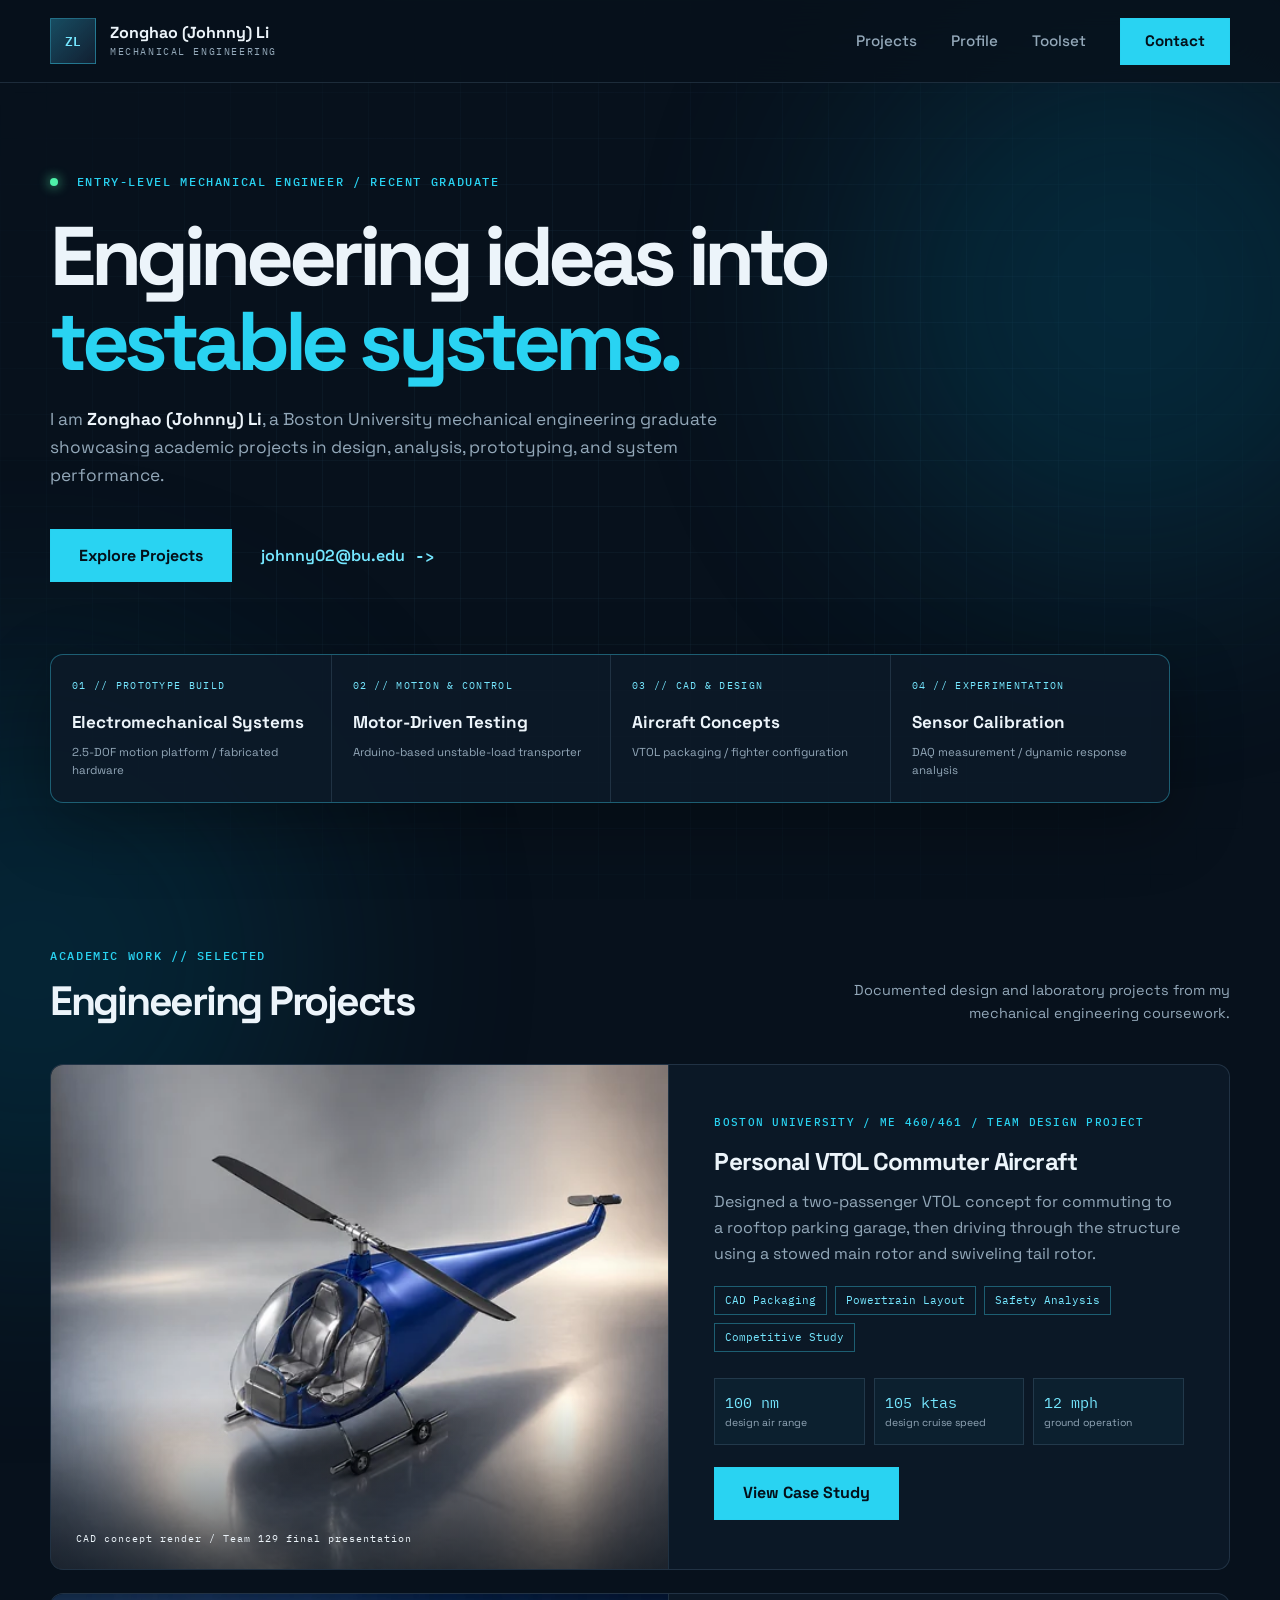
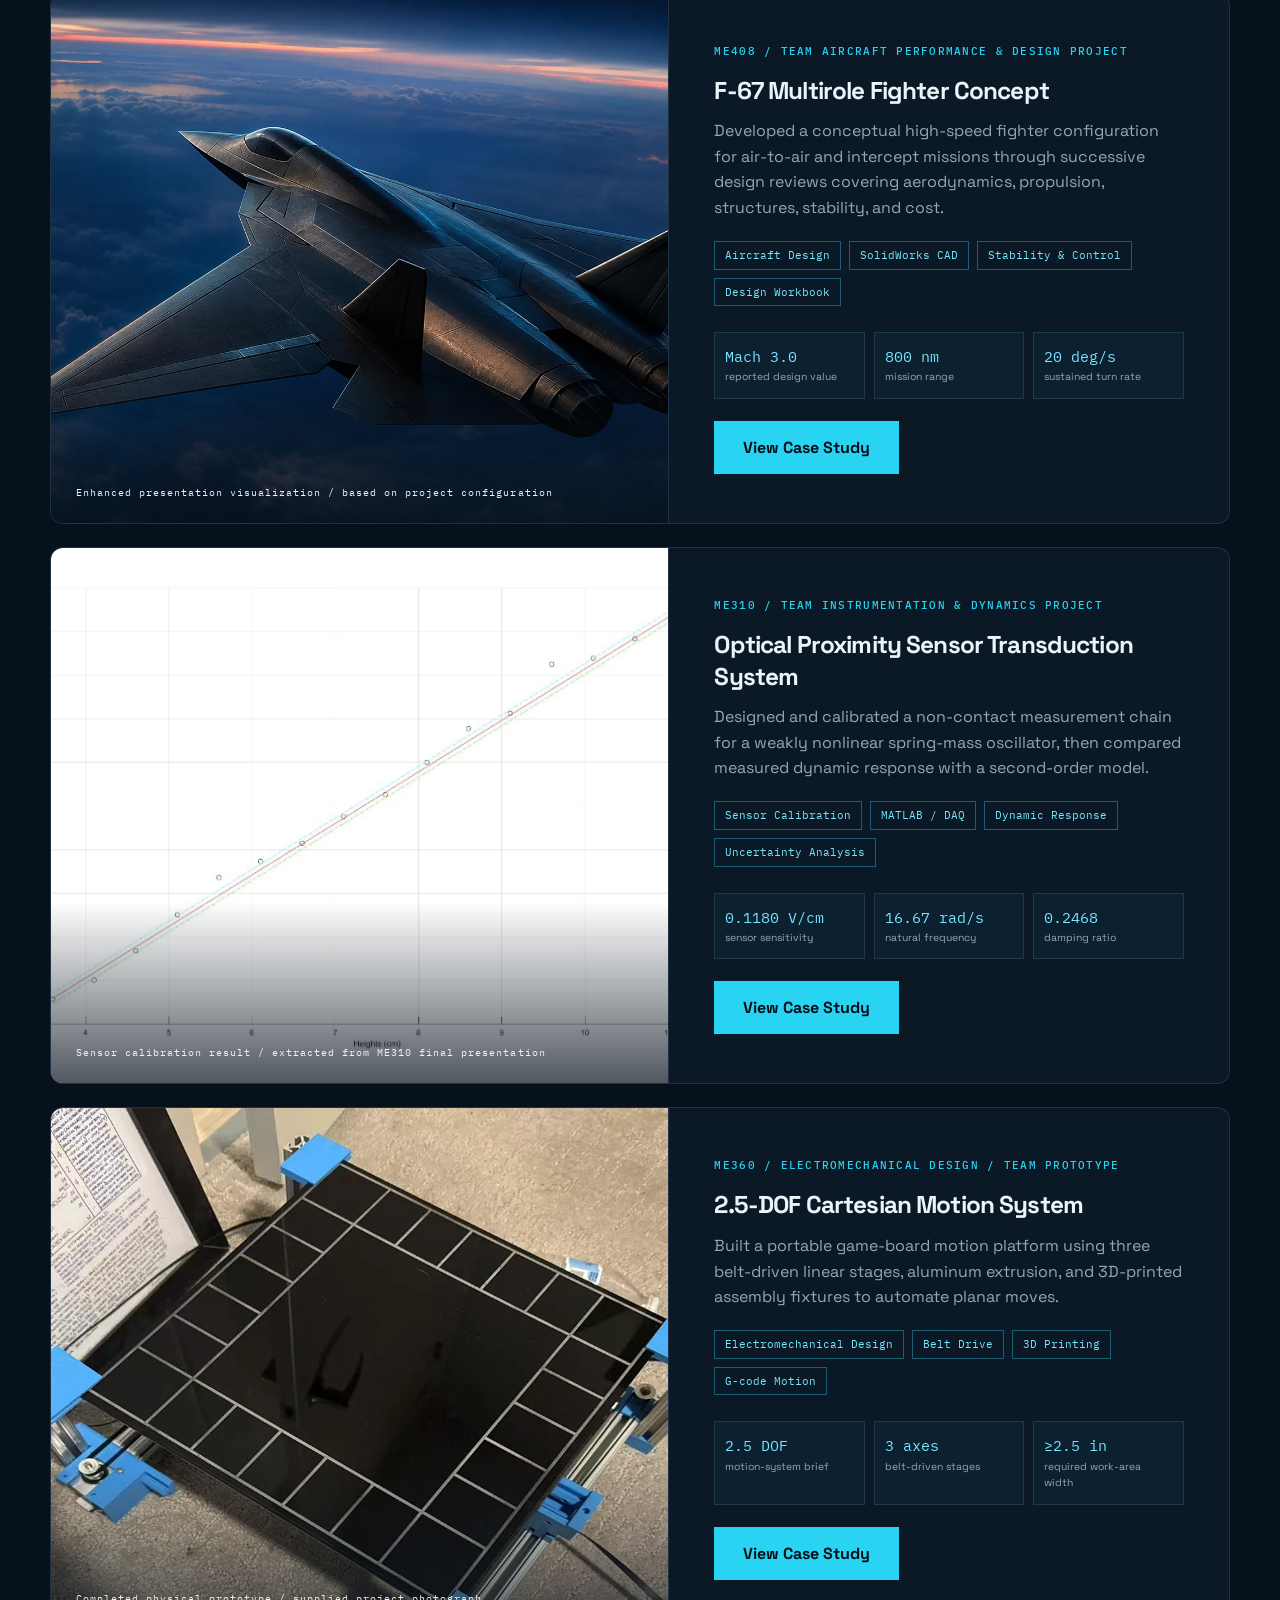
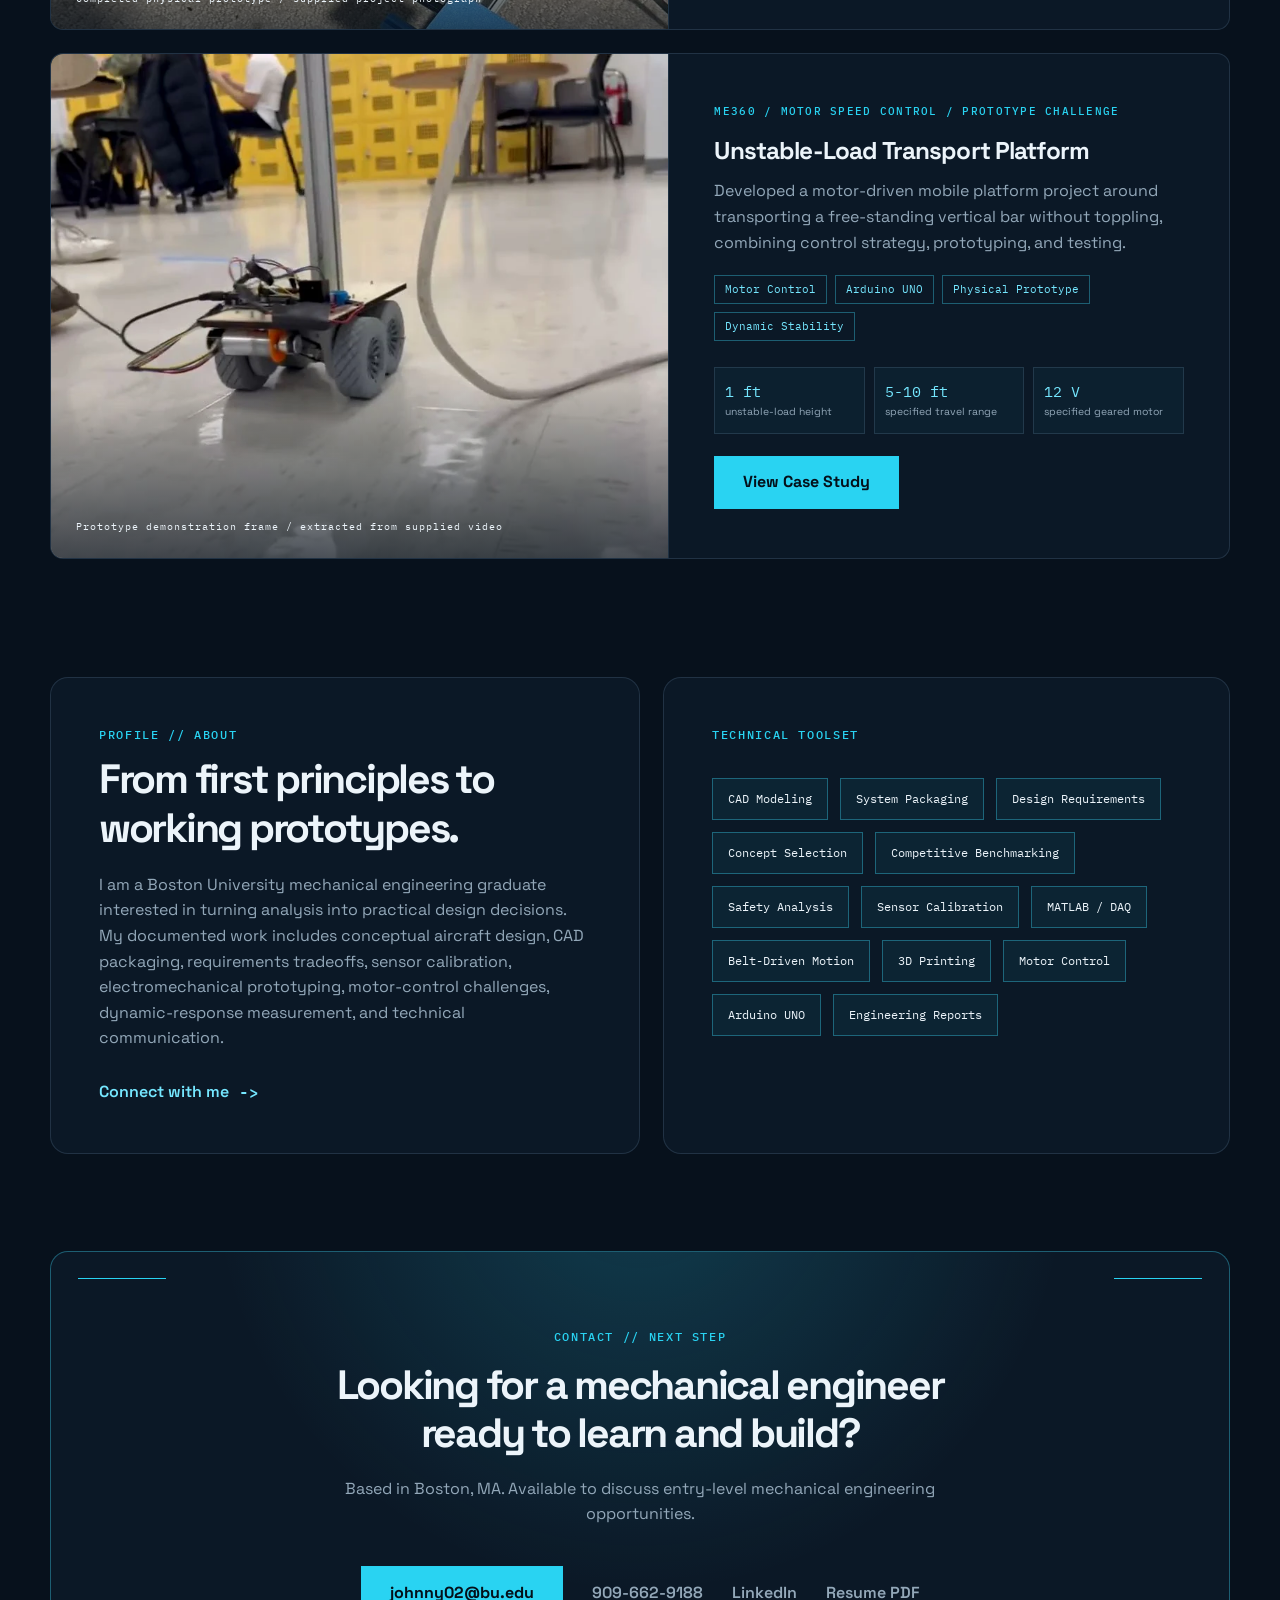
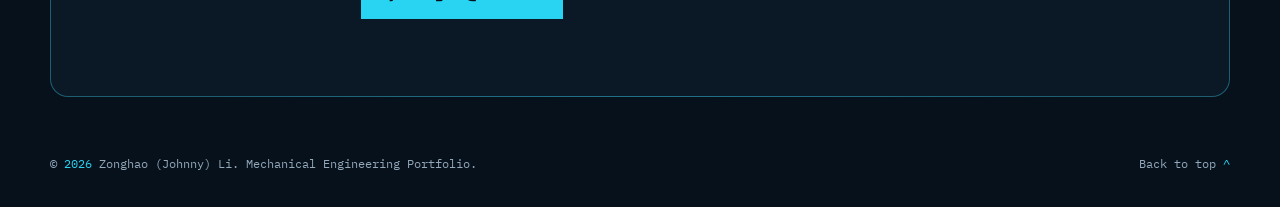
<file: index.html>
<!doctype html>
<html lang="en">
  <head>
    <meta charset="UTF-8" />
    <meta name="viewport" content="width=device-width, initial-scale=1.0" />
    <meta
      name="description"
      content="Mechanical engineering graduate portfolio featuring academic design, analysis, and prototyping projects."
    />
    <title>Zonghao (Johnny) Li | Mechanical Engineering Portfolio</title>
    <link rel="preconnect" href="https://fonts.googleapis.com" />
    <link rel="preconnect" href="https://fonts.gstatic.com" crossorigin />
    <link
      href="https://fonts.googleapis.com/css2?family=IBM+Plex+Mono:wght@400;500;600&family=Space+Grotesk:wght@400;500;600;700&display=swap"
      rel="stylesheet"
    />
    <link rel="stylesheet" href="styles.css?v=11" />
    <script src="script.js?v=7" defer></script>
  </head>
  <body>
    <div class="page-grid" aria-hidden="true"></div>
    <div class="page-glow page-glow--one" aria-hidden="true"></div>
    <div class="page-glow page-glow--two" aria-hidden="true"></div>

    <header class="site-header">
      <nav class="nav container" aria-label="Main navigation">
        <a class="brand" href="#home" aria-label="Return to homepage">
          <span class="brand-mark">ZL</span>
          <span class="brand-copy">
            <strong>Zonghao (Johnny) Li</strong>
            <small>MECHANICAL ENGINEERING</small>
          </span>
        </a>
        <button class="nav-toggle" type="button" aria-expanded="false" aria-controls="nav-links">
          <span></span>
          <span></span>
          <span></span>
          <span class="sr-only">Open menu</span>
        </button>
        <div class="nav-links" id="nav-links">
          <a href="#projects">Projects</a>
          <a href="#about">Profile</a>
          <a href="#skills">Toolset</a>
          <a href="#contact" class="button button--small">Contact</a>
        </div>
      </nav>
    </header>

    <main>
      <section class="hero container" id="home">
        <div class="hero-copy reveal">
          <p class="eyebrow"><span class="signal"></span> ENTRY-LEVEL MECHANICAL ENGINEER / RECENT GRADUATE</p>
          <h1>
            Engineering ideas into
            <span>testable systems.</span>
          </h1>
          <p class="hero-description">
            I am <strong>Zonghao (Johnny) Li</strong>, a Boston University mechanical engineering graduate showcasing
            academic projects in design, analysis, prototyping, and system performance.
          </p>
          <div class="hero-actions">
            <a class="button" href="#projects">Explore Projects</a>
            <a class="text-link" href="mailto:johnny02@bu.edu">johnny02@bu.edu <span>-></span></a>
          </div>
          <div class="hero-features" aria-label="Engineering capabilities evidenced by projects">
            <article>
              <p>01 // PROTOTYPE BUILD</p>
              <h2>Electromechanical Systems</h2>
              <span>2.5-DOF motion platform / fabricated hardware</span>
            </article>
            <article>
              <p>02 // MOTION &amp; CONTROL</p>
              <h2>Motor-Driven Testing</h2>
              <span>Arduino-based unstable-load transporter</span>
            </article>
            <article>
              <p>03 // CAD &amp; DESIGN</p>
              <h2>Aircraft Concepts</h2>
              <span>VTOL packaging / fighter configuration</span>
            </article>
            <article>
              <p>04 // EXPERIMENTATION</p>
              <h2>Sensor Calibration</h2>
              <span>DAQ measurement / dynamic response analysis</span>
            </article>
          </div>
        </div>
      </section>

      <section class="selected-work section container" id="projects">
        <div class="section-heading reveal">
          <div>
            <p class="eyebrow">ACADEMIC WORK // SELECTED</p>
            <h2>Engineering Projects</h2>
          </div>
          <p class="section-note">
            Documented design and laboratory projects from my mechanical engineering coursework.
          </p>
        </div>

        <div class="project-grid">
          <article class="project-card project-card--large reveal">
            <figure class="project-preview-media">
              <img
                src="assets/vtol/hero-render.webp"
                alt="CAD rendering of the two-passenger personal VTOL commuter aircraft concept"
              />
              <figcaption>CAD concept render / Team 129 final presentation</figcaption>
            </figure>
            <div class="project-content">
              <p class="project-type">BOSTON UNIVERSITY / ME 460/461 / TEAM DESIGN PROJECT</p>
              <h3>Personal VTOL Commuter Aircraft</h3>
              <p>
                Designed a two-passenger VTOL concept for commuting to a rooftop parking garage,
                then driving through the structure using a stowed main rotor and swiveling tail rotor.
              </p>
              <div class="project-tags">
                <span>CAD Packaging</span>
                <span>Powertrain Layout</span>
                <span>Safety Analysis</span>
                <span>Competitive Study</span>
              </div>
              <dl class="project-metrics">
                <div>
                  <dt>100 nm</dt>
                  <dd>design air range</dd>
                </div>
                <div>
                  <dt>105 ktas</dt>
                  <dd>design cruise speed</dd>
                </div>
                <div>
                  <dt>12 mph</dt>
                  <dd>ground operation</dd>
                </div>
              </dl>
              <a class="button case-link" href="vtol-commuter-aircraft.html">View Case Study</a>
            </div>
          </article>

          <article class="project-card project-card--large reveal">
            <figure class="project-preview-media">
              <img
                src="assets/f67/hero-presentation-v2.webp"
                alt="Presentation visualization inspired by the F-67 multirole fighter design configuration"
              />
              <figcaption>Enhanced presentation visualization / based on project configuration</figcaption>
            </figure>
            <div class="project-content">
              <p class="project-type">ME408 / TEAM AIRCRAFT PERFORMANCE &amp; DESIGN PROJECT</p>
              <h3>F-67 Multirole Fighter Concept</h3>
              <p>
                Developed a conceptual high-speed fighter configuration for air-to-air and intercept
                missions through successive design reviews covering aerodynamics, propulsion, structures,
                stability, and cost.
              </p>
              <div class="project-tags">
                <span>Aircraft Design</span>
                <span>SolidWorks CAD</span>
                <span>Stability &amp; Control</span>
                <span>Design Workbook</span>
              </div>
              <dl class="project-metrics">
                <div>
                  <dt>Mach 3.0</dt>
                  <dd>reported design value</dd>
                </div>
                <div>
                  <dt>800 nm</dt>
                  <dd>mission range</dd>
                </div>
                <div>
                  <dt>20 deg/s</dt>
                  <dd>sustained turn rate</dd>
                </div>
              </dl>
              <a class="button case-link" href="f67-multirole-fighter.html">View Case Study</a>
            </div>
          </article>

          <article class="project-card project-card--large reveal">
            <figure class="project-preview-media">
              <img
                src="assets/me310/calibration-curve.webp"
                alt="Optical proximity sensor voltage calibration curve plotted against target distance"
              />
              <figcaption>Sensor calibration result / extracted from ME310 final presentation</figcaption>
            </figure>
            <div class="project-content">
              <p class="project-type">ME310 / TEAM INSTRUMENTATION &amp; DYNAMICS PROJECT</p>
              <h3>Optical Proximity Sensor Transduction System</h3>
              <p>
                Designed and calibrated a non-contact measurement chain for a weakly nonlinear
                spring-mass oscillator, then compared measured dynamic response with a second-order model.
              </p>
              <div class="project-tags">
                <span>Sensor Calibration</span>
                <span>MATLAB / DAQ</span>
                <span>Dynamic Response</span>
                <span>Uncertainty Analysis</span>
              </div>
              <dl class="project-metrics">
                <div>
                  <dt>0.1180 V/cm</dt>
                  <dd>sensor sensitivity</dd>
                </div>
                <div>
                  <dt>16.67 rad/s</dt>
                  <dd>natural frequency</dd>
                </div>
                <div>
                  <dt>0.2468</dt>
                  <dd>damping ratio</dd>
                </div>
              </dl>
              <a class="button case-link" href="optical-proximity-sensor.html">View Case Study</a>
            </div>
          </article>

          <article class="project-card project-card--large reveal">
            <figure class="project-preview-media">
              <img
                src="assets/cartesian/hero-prototype.webp"
                alt="Built Cartesian motion platform with aluminum-extrusion frame, belt drives, blue printed fixtures, and game-board surface"
              />
              <figcaption>Completed physical prototype / supplied project photograph</figcaption>
            </figure>
            <div class="project-content">
              <p class="project-type">ME360 / ELECTROMECHANICAL DESIGN / TEAM PROTOTYPE</p>
              <h3>2.5-DOF Cartesian Motion System</h3>
              <p>
                Built a portable game-board motion platform using three belt-driven linear stages,
                aluminum extrusion, and 3D-printed assembly fixtures to automate planar moves.
              </p>
              <div class="project-tags">
                <span>Electromechanical Design</span>
                <span>Belt Drive</span>
                <span>3D Printing</span>
                <span>G-code Motion</span>
              </div>
              <dl class="project-metrics">
                <div>
                  <dt>2.5 DOF</dt>
                  <dd>motion-system brief</dd>
                </div>
                <div>
                  <dt>3 axes</dt>
                  <dd>belt-driven stages</dd>
                </div>
                <div>
                  <dt>&ge;2.5 in</dt>
                  <dd>required work-area width</dd>
                </div>
              </dl>
              <a class="button case-link" href="cartesian-motion-system.html">View Case Study</a>
            </div>
          </article>

          <article class="project-card project-card--large reveal">
            <figure class="project-preview-media">
              <img
                src="assets/motor-speed/prototype-demonstration-frame.webp"
                alt="Physical wheeled transporter prototype carrying a vertical aluminum bar during classroom testing"
              />
              <figcaption>Prototype demonstration frame / extracted from supplied video</figcaption>
            </figure>
            <div class="project-content">
              <p class="project-type">ME360 / MOTOR SPEED CONTROL / PROTOTYPE CHALLENGE</p>
              <h3>Unstable-Load Transport Platform</h3>
              <p>
                Developed a motor-driven mobile platform project around transporting a free-standing
                vertical bar without toppling, combining control strategy, prototyping, and testing.
              </p>
              <div class="project-tags">
                <span>Motor Control</span>
                <span>Arduino UNO</span>
                <span>Physical Prototype</span>
                <span>Dynamic Stability</span>
              </div>
              <dl class="project-metrics">
                <div>
                  <dt>1 ft</dt>
                  <dd>unstable-load height</dd>
                </div>
                <div>
                  <dt>5-10 ft</dt>
                  <dd>specified travel range</dd>
                </div>
                <div>
                  <dt>12 V</dt>
                  <dd>specified geared motor</dd>
                </div>
              </dl>
              <a class="button case-link" href="motor-speed-control.html">View Case Study</a>
            </div>
          </article>
        </div>
      </section>

      <section class="about section container" id="about">
        <div class="about-card reveal">
          <p class="eyebrow">PROFILE // ABOUT</p>
          <h2>From first principles to working prototypes.</h2>
          <p>
            I am a Boston University mechanical engineering graduate interested in turning analysis into practical design decisions.
            My documented work includes conceptual aircraft design, CAD packaging, requirements tradeoffs,
            sensor calibration, electromechanical prototyping, motor-control challenges, dynamic-response measurement, and technical communication.
          </p>
          <a class="text-link" href="#contact">Connect with me <span>-></span></a>
        </div>

        <div class="skills reveal" id="skills">
          <p class="eyebrow">TECHNICAL TOOLSET</p>
          <div class="chip-list" aria-label="Engineering skills">
            <span>CAD Modeling</span>
            <span>System Packaging</span>
            <span>Design Requirements</span>
            <span>Concept Selection</span>
            <span>Competitive Benchmarking</span>
            <span>Safety Analysis</span>
            <span>Sensor Calibration</span>
            <span>MATLAB / DAQ</span>
            <span>Belt-Driven Motion</span>
            <span>3D Printing</span>
            <span>Motor Control</span>
            <span>Arduino UNO</span>
            <span>Engineering Reports</span>
          </div>
        </div>
      </section>

      <section class="contact section container reveal" id="contact">
        <p class="eyebrow">CONTACT // NEXT STEP</p>
        <h2>Looking for a mechanical engineer ready to learn and build?</h2>
        <p>Based in Boston, MA. Available to discuss entry-level mechanical engineering opportunities.</p>
        <div class="contact-actions">
          <a class="button" href="mailto:johnny02@bu.edu">johnny02@bu.edu</a>
          <a class="social-link" href="tel:+19096629188">909-662-9188</a>
          <a class="social-link" href="https://www.linkedin.com/in/zonghao-li-145a43329/" target="_blank" rel="noreferrer">LinkedIn</a>
          <a class="social-link" href="assets/resume/Zonghao-Li-Resume.pdf" target="_blank" rel="noreferrer">Resume PDF</a>
        </div>
      </section>
    </main>

    <footer class="site-footer container">
      <p>&copy; <span id="year"></span> Zonghao (Johnny) Li. Mechanical Engineering Portfolio.</p>
      <a href="#home">Back to top <span>^</span></a>
    </footer>
  </body>
</html>
</file>
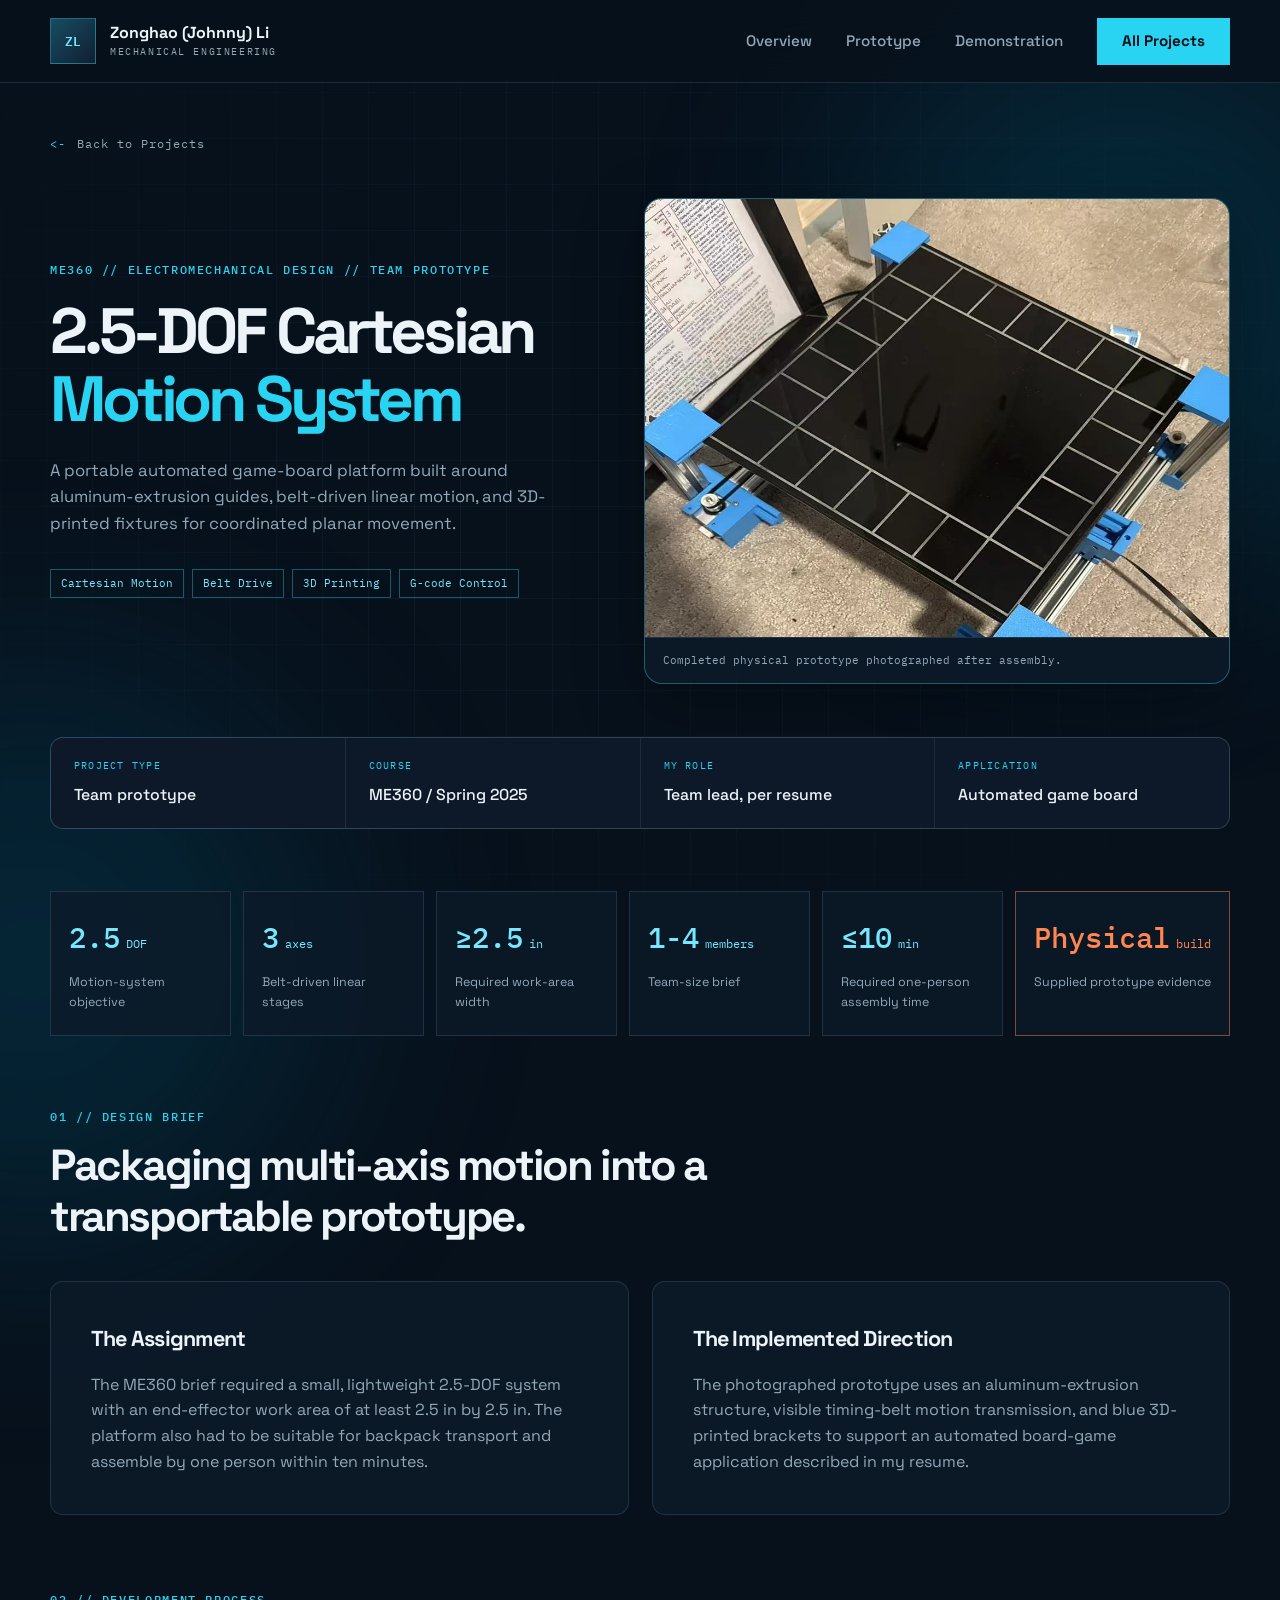
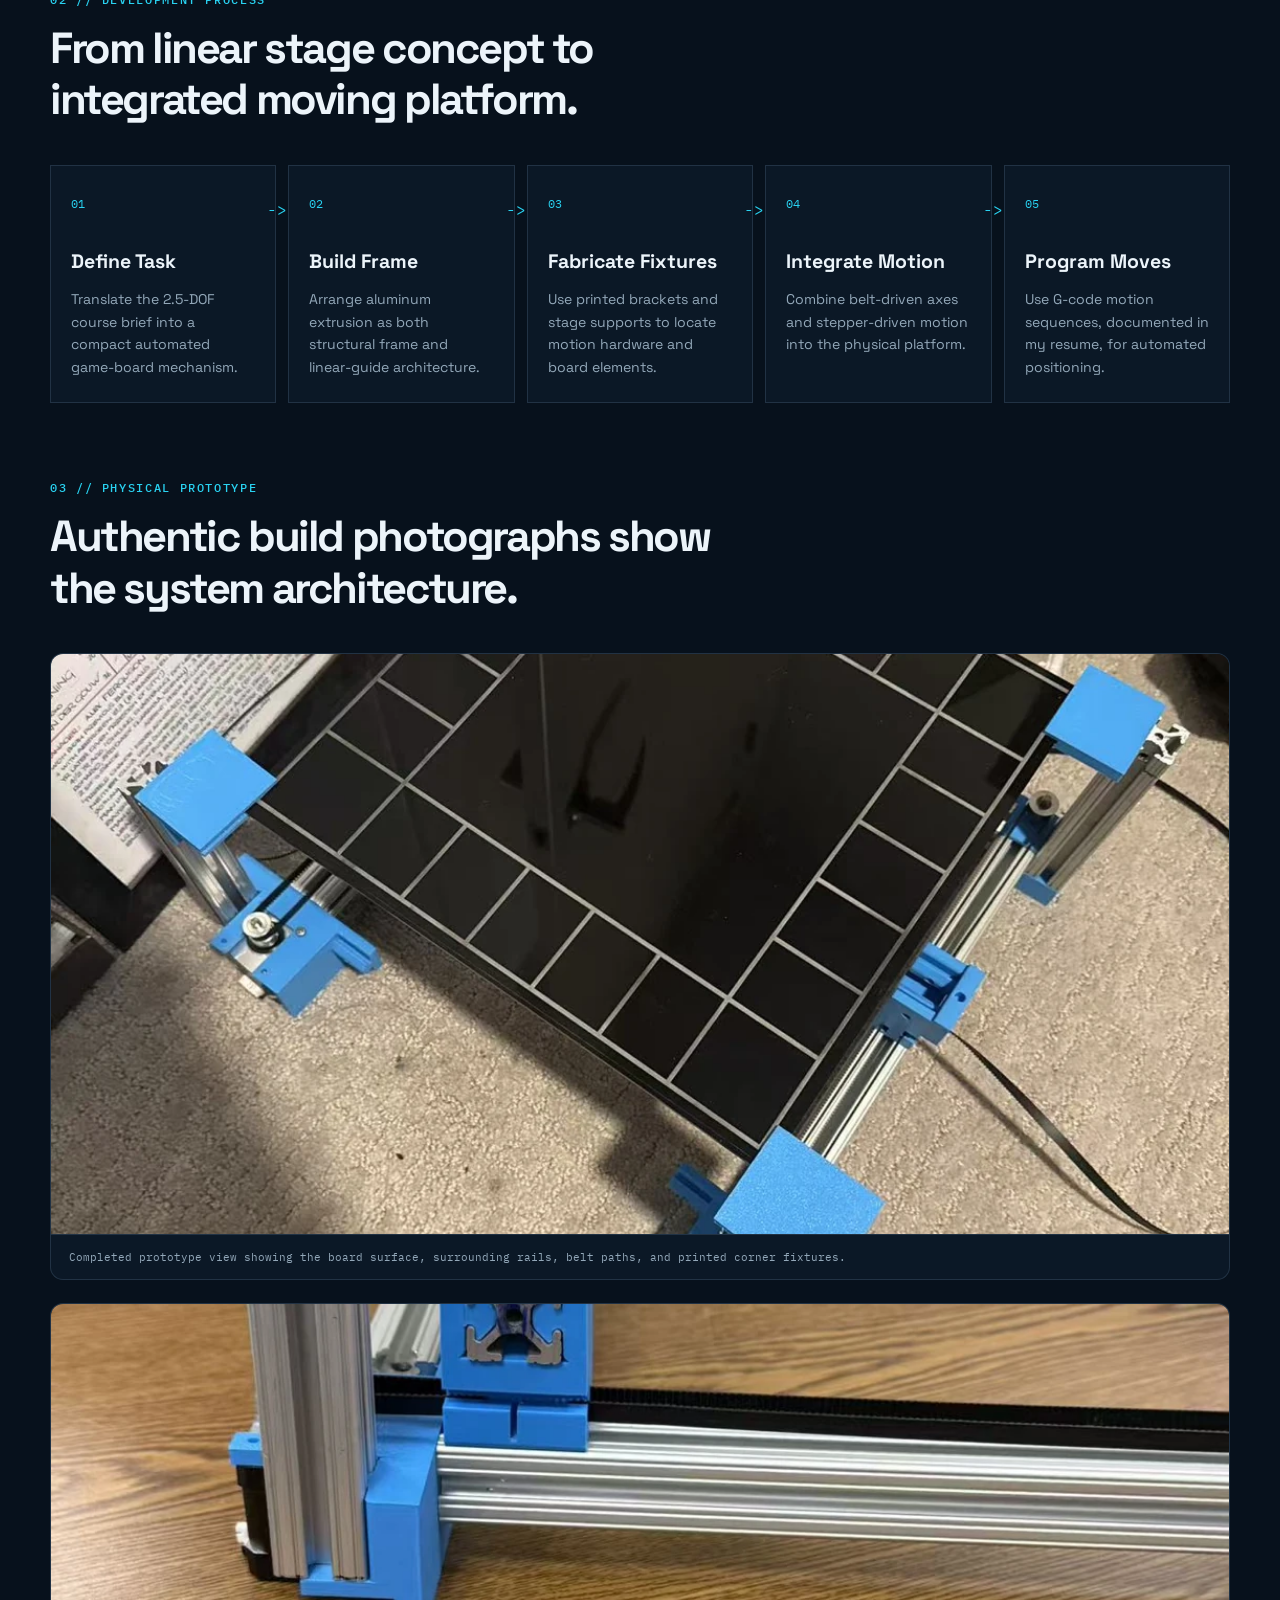
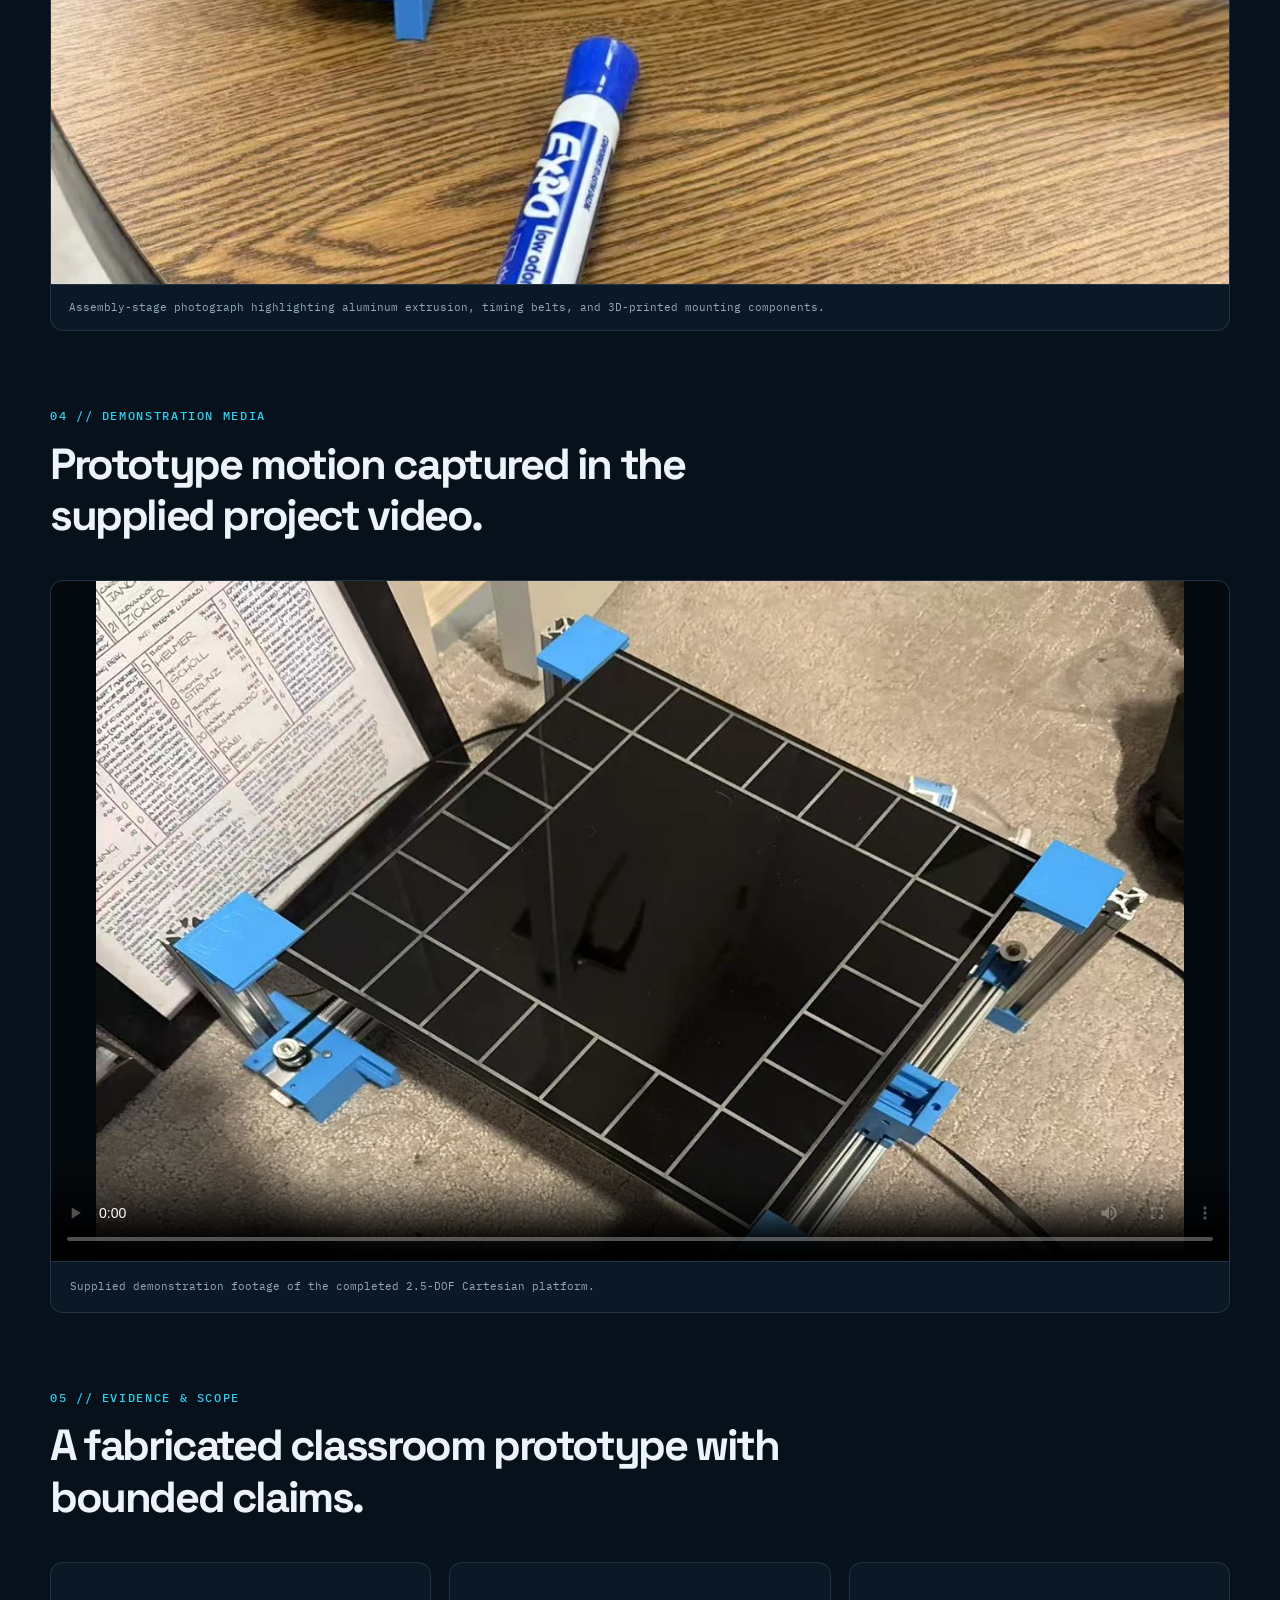
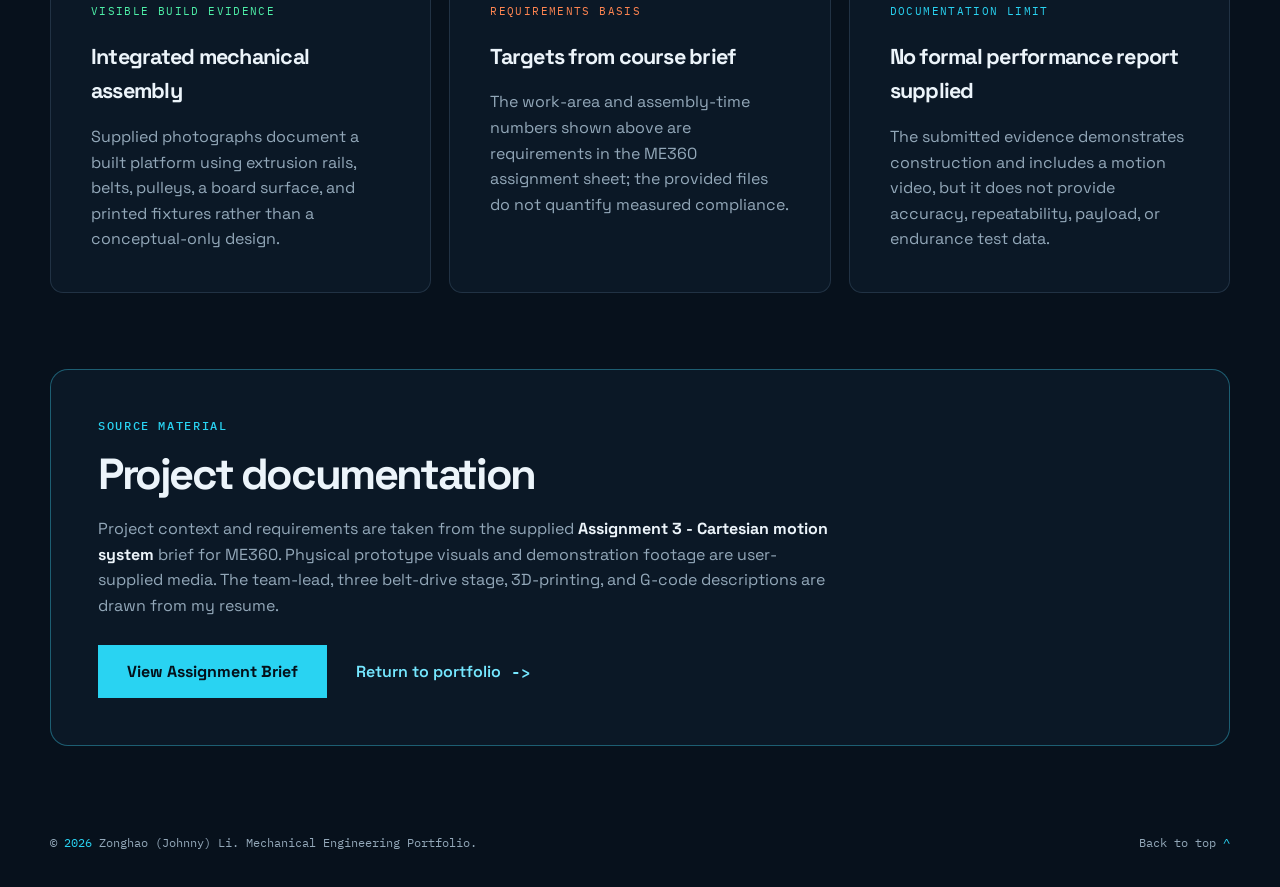
<file: cartesian-motion-system.html>
<!doctype html>
<html lang="en">
  <head>
    <meta charset="UTF-8" />
    <meta name="viewport" content="width=device-width, initial-scale=1.0" />
    <meta
      name="description"
      content="Case study: a 2.5-DOF Cartesian motion platform prototype developed for Boston University ME360 Electromechanical Design."
    />
    <title>2.5-DOF Cartesian Motion System | Zonghao (Johnny) Li</title>
    <link rel="preconnect" href="https://fonts.googleapis.com" />
    <link rel="preconnect" href="https://fonts.gstatic.com" crossorigin />
    <link
      href="https://fonts.googleapis.com/css2?family=IBM+Plex+Mono:wght@400;500;600&family=Space+Grotesk:wght@400;500;600;700&display=swap"
      rel="stylesheet"
    />
    <link rel="stylesheet" href="styles.css?v=11" />
    <script src="script.js?v=7" defer></script>
  </head>
  <body class="case-study-page" id="top">
    <div class="page-grid" aria-hidden="true"></div>
    <div class="page-glow page-glow--one" aria-hidden="true"></div>
    <div class="page-glow page-glow--two" aria-hidden="true"></div>

    <header class="site-header">
      <nav class="nav container" aria-label="Project navigation">
        <a class="brand" href="index.html#home" aria-label="Return to portfolio homepage">
          <span class="brand-mark">ZL</span>
          <span class="brand-copy">
            <strong>Zonghao (Johnny) Li</strong>
            <small>MECHANICAL ENGINEERING</small>
          </span>
        </a>
        <button class="nav-toggle" type="button" aria-expanded="false" aria-controls="nav-links">
          <span></span>
          <span></span>
          <span></span>
          <span class="sr-only">Open menu</span>
        </button>
        <div class="nav-links" id="nav-links">
          <a href="#overview">Overview</a>
          <a href="#prototype">Prototype</a>
          <a href="#demonstration">Demonstration</a>
          <a href="index.html#projects" class="button button--small">All Projects</a>
        </div>
      </nav>
    </header>

    <main>
      <section class="case-hero container">
        <a class="back-link" href="index.html#projects"><span>&lt;-</span> Back to Projects</a>
        <div class="case-hero-grid">
          <div class="case-intro reveal">
            <p class="eyebrow">ME360 // ELECTROMECHANICAL DESIGN // TEAM PROTOTYPE</p>
            <h1>2.5-DOF Cartesian<br /><span>Motion System</span></h1>
            <p class="case-lede">
              A portable automated game-board platform built around aluminum-extrusion guides,
              belt-driven linear motion, and 3D-printed fixtures for coordinated planar movement.
            </p>
            <div class="project-tags">
              <span>Cartesian Motion</span>
              <span>Belt Drive</span>
              <span>3D Printing</span>
              <span>G-code Control</span>
            </div>
          </div>
          <figure class="case-hero-media reveal">
            <img
              src="assets/cartesian/hero-prototype.webp"
              alt="Completed Cartesian motion system prototype around a black game-board surface"
            />
            <figcaption>Completed physical prototype photographed after assembly.</figcaption>
          </figure>
        </div>

        <div class="case-facts reveal" aria-label="Project information">
          <div>
            <p>PROJECT TYPE</p>
            <strong>Team prototype</strong>
          </div>
          <div>
            <p>COURSE</p>
            <strong>ME360 / Spring 2025</strong>
          </div>
          <div>
            <p>MY ROLE</p>
            <strong>Team lead, per resume</strong>
          </div>
          <div>
            <p>APPLICATION</p>
            <strong>Automated game board</strong>
          </div>
        </div>
      </section>

      <section class="case-metrics container reveal" aria-label="Documented requirements and implementation">
        <div>
          <strong>2.5</strong><span>DOF</span>
          <p>Motion-system objective</p>
        </div>
        <div>
          <strong>3</strong><span>axes</span>
          <p>Belt-driven linear stages</p>
        </div>
        <div>
          <strong>&ge;2.5</strong><span>in</span>
          <p>Required work-area width</p>
        </div>
        <div>
          <strong>1-4</strong><span>members</span>
          <p>Team-size brief</p>
        </div>
        <div>
          <strong>&le;10</strong><span>min</span>
          <p>Required one-person assembly time</p>
        </div>
        <div class="metric-tradeoff">
          <strong>Physical</strong><span>build</span>
          <p>Supplied prototype evidence</p>
        </div>
      </section>

      <section class="case-section container" id="overview">
        <div class="case-section-heading reveal">
          <p class="eyebrow">01 // DESIGN BRIEF</p>
          <h2>Packaging multi-axis motion into a transportable prototype.</h2>
        </div>
        <div class="case-columns">
          <article class="case-copy-card reveal">
            <h3>The Assignment</h3>
            <p>
              The ME360 brief required a small, lightweight 2.5-DOF system with an end-effector
              work area of at least 2.5 in by 2.5 in. The platform also had to be suitable for
              backpack transport and assemble by one person within ten minutes.
            </p>
          </article>
          <article class="case-copy-card reveal">
            <h3>The Implemented Direction</h3>
            <p>
              The photographed prototype uses an aluminum-extrusion structure, visible timing-belt
              motion transmission, and blue 3D-printed brackets to support an automated board-game
              application described in my resume.
            </p>
          </article>
        </div>
      </section>

      <section class="case-section container">
        <div class="case-section-heading reveal">
          <p class="eyebrow">02 // DEVELOPMENT PROCESS</p>
          <h2>From linear stage concept to integrated moving platform.</h2>
        </div>
        <div class="mission-flow">
          <article class="mission-step reveal">
            <span>01</span>
            <h3>Define Task</h3>
            <p>Translate the 2.5-DOF course brief into a compact automated game-board mechanism.</p>
          </article>
          <article class="mission-step reveal">
            <span>02</span>
            <h3>Build Frame</h3>
            <p>Arrange aluminum extrusion as both structural frame and linear-guide architecture.</p>
          </article>
          <article class="mission-step reveal">
            <span>03</span>
            <h3>Fabricate Fixtures</h3>
            <p>Use printed brackets and stage supports to locate motion hardware and board elements.</p>
          </article>
          <article class="mission-step reveal">
            <span>04</span>
            <h3>Integrate Motion</h3>
            <p>Combine belt-driven axes and stepper-driven motion into the physical platform.</p>
          </article>
          <article class="mission-step reveal">
            <span>05</span>
            <h3>Program Moves</h3>
            <p>Use G-code motion sequences, documented in my resume, for automated positioning.</p>
          </article>
        </div>
      </section>

      <section class="case-section container" id="prototype">
        <div class="case-section-heading reveal">
          <p class="eyebrow">03 // PHYSICAL PROTOTYPE</p>
          <h2>Authentic build photographs show the system architecture.</h2>
        </div>
        <div class="cad-gallery prototype-gallery">
          <figure class="gallery-wide reveal">
            <img
              src="assets/cartesian/assembled-prototype.webp"
              alt="Assembled game-board Cartesian motion prototype with aluminum rails and blue printed brackets"
              loading="lazy"
            />
            <figcaption>
              Completed prototype view showing the board surface, surrounding rails, belt paths, and printed corner fixtures.
            </figcaption>
          </figure>
          <figure class="gallery-wide reveal">
            <img
              src="assets/cartesian/frame-development.webp"
              alt="Close view of the Cartesian platform aluminum extrusion and 3D-printed linear-stage fixtures during assembly"
              loading="lazy"
            />
            <figcaption>
              Assembly-stage photograph highlighting aluminum extrusion, timing belts, and 3D-printed mounting components.
            </figcaption>
          </figure>
        </div>
      </section>

      <section class="case-section container" id="demonstration">
        <div class="case-section-heading reveal">
          <p class="eyebrow">04 // DEMONSTRATION MEDIA</p>
          <h2>Prototype motion captured in the supplied project video.</h2>
        </div>
        <figure class="case-video reveal">
          <video controls preload="metadata" poster="assets/cartesian/hero-prototype.webp">
            <source src="assets/cartesian/prototype-demonstration.mp4" type="video/mp4" />
            Your browser does not support embedded MP4 video.
          </video>
          <figcaption>Supplied demonstration footage of the completed 2.5-DOF Cartesian platform.</figcaption>
        </figure>
      </section>

      <section class="case-section container">
        <div class="case-section-heading reveal">
          <p class="eyebrow">05 // EVIDENCE &amp; SCOPE</p>
          <h2>A fabricated classroom prototype with bounded claims.</h2>
        </div>
        <div class="validation-grid">
          <article class="validation-card reveal">
            <p class="validation-status success">VISIBLE BUILD EVIDENCE</p>
            <h3>Integrated mechanical assembly</h3>
            <p>
              Supplied photographs document a built platform using extrusion rails, belts, pulleys,
              a board surface, and printed fixtures rather than a conceptual-only design.
            </p>
          </article>
          <article class="validation-card reveal">
            <p class="validation-status warning">REQUIREMENTS BASIS</p>
            <h3>Targets from course brief</h3>
            <p>
              The work-area and assembly-time numbers shown above are requirements in the ME360
              assignment sheet; the provided files do not quantify measured compliance.
            </p>
          </article>
          <article class="validation-card reveal">
            <p class="validation-status pending">DOCUMENTATION LIMIT</p>
            <h3>No formal performance report supplied</h3>
            <p>
              The submitted evidence demonstrates construction and includes a motion video, but
              it does not provide accuracy, repeatability, payload, or endurance test data.
            </p>
          </article>
        </div>
      </section>

      <section class="case-source container reveal">
        <p class="eyebrow">SOURCE MATERIAL</p>
        <h2>Project documentation</h2>
        <p>
          Project context and requirements are taken from the supplied
          <strong>Assignment 3 - Cartesian motion system</strong> brief for ME360. Physical
          prototype visuals and demonstration footage are user-supplied media. The team-lead,
          three belt-drive stage, 3D-printing, and G-code descriptions are drawn from my resume.
        </p>
        <div class="case-source-actions">
          <a class="button case-link" href="assets/cartesian/ME360-Cartesian-Motion-System-Assignment.pdf" target="_blank" rel="noreferrer">View Assignment Brief</a>
          <a class="text-link" href="index.html#projects">Return to portfolio <span>-></span></a>
        </div>
      </section>
    </main>

    <footer class="site-footer container">
      <p>&copy; <span id="year"></span> Zonghao (Johnny) Li. Mechanical Engineering Portfolio.</p>
      <a href="#top">Back to top <span>^</span></a>
    </footer>
  </body>
</html>
</file>
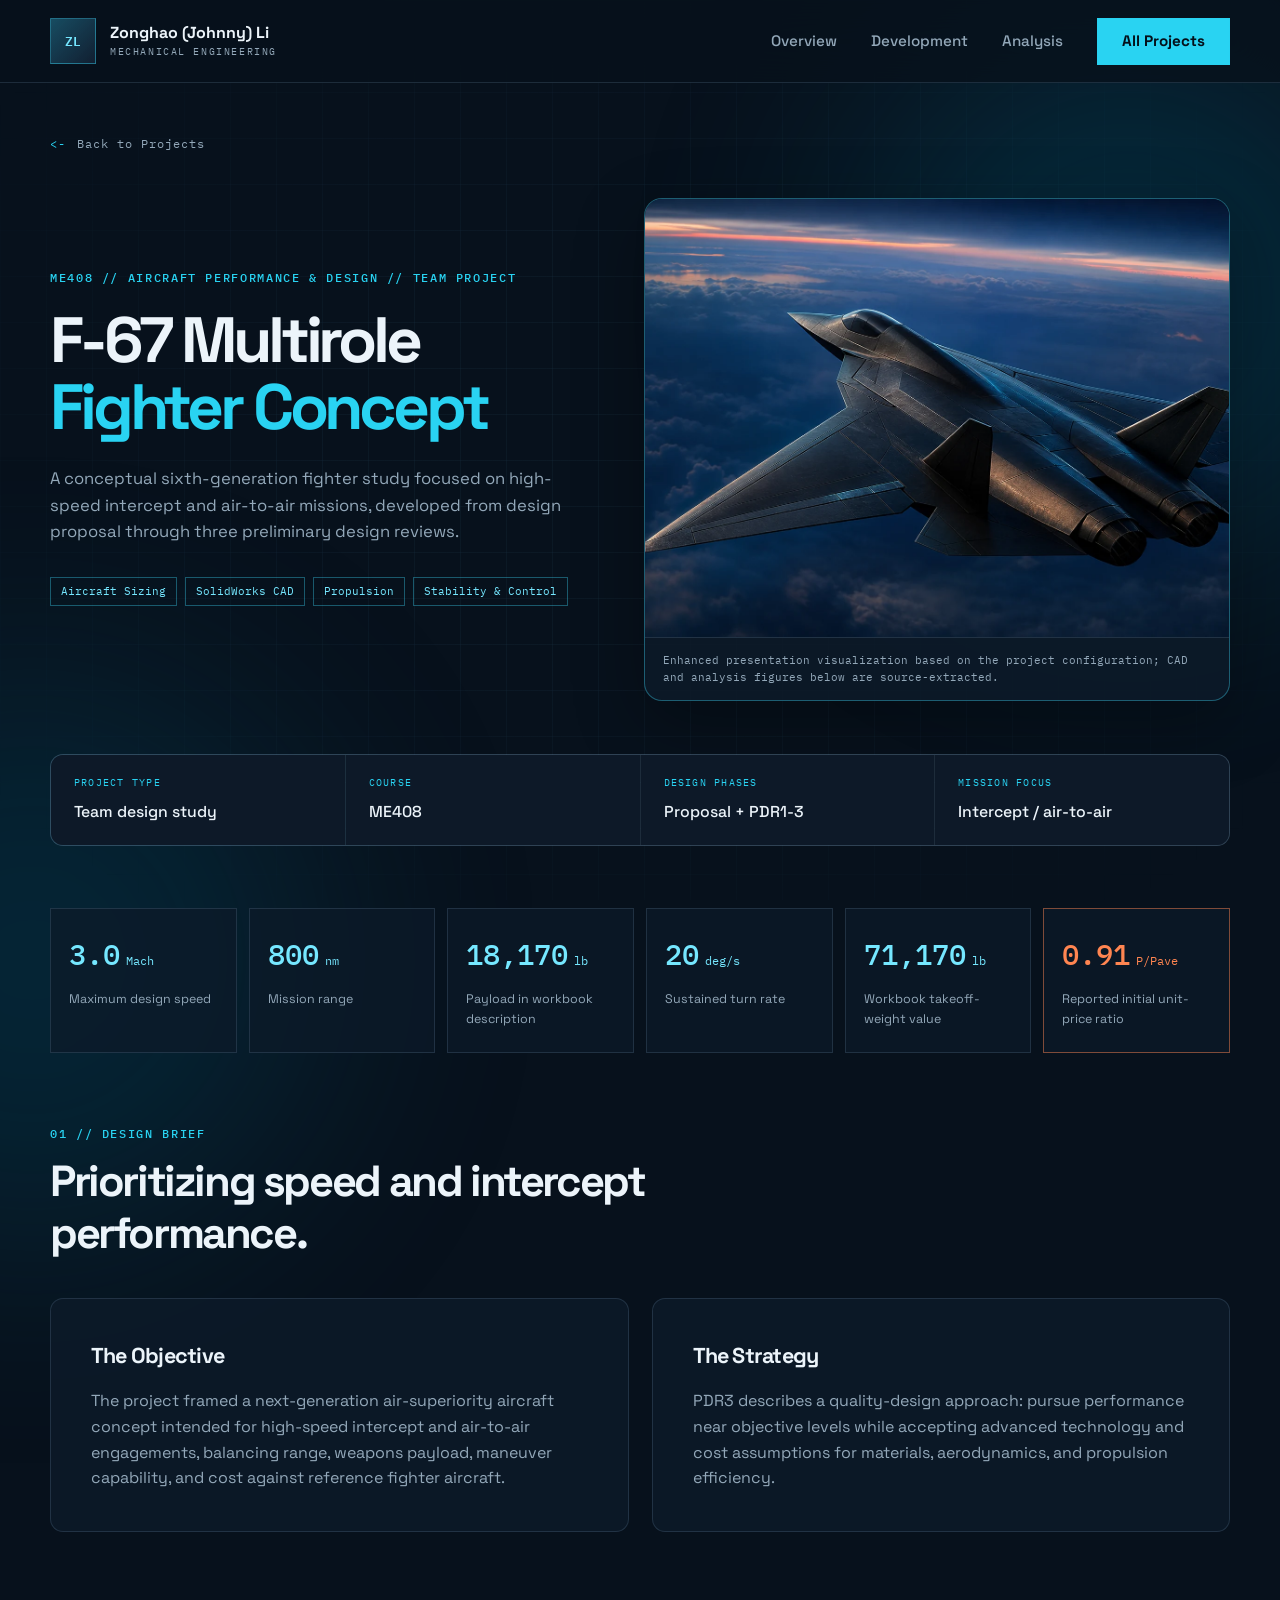
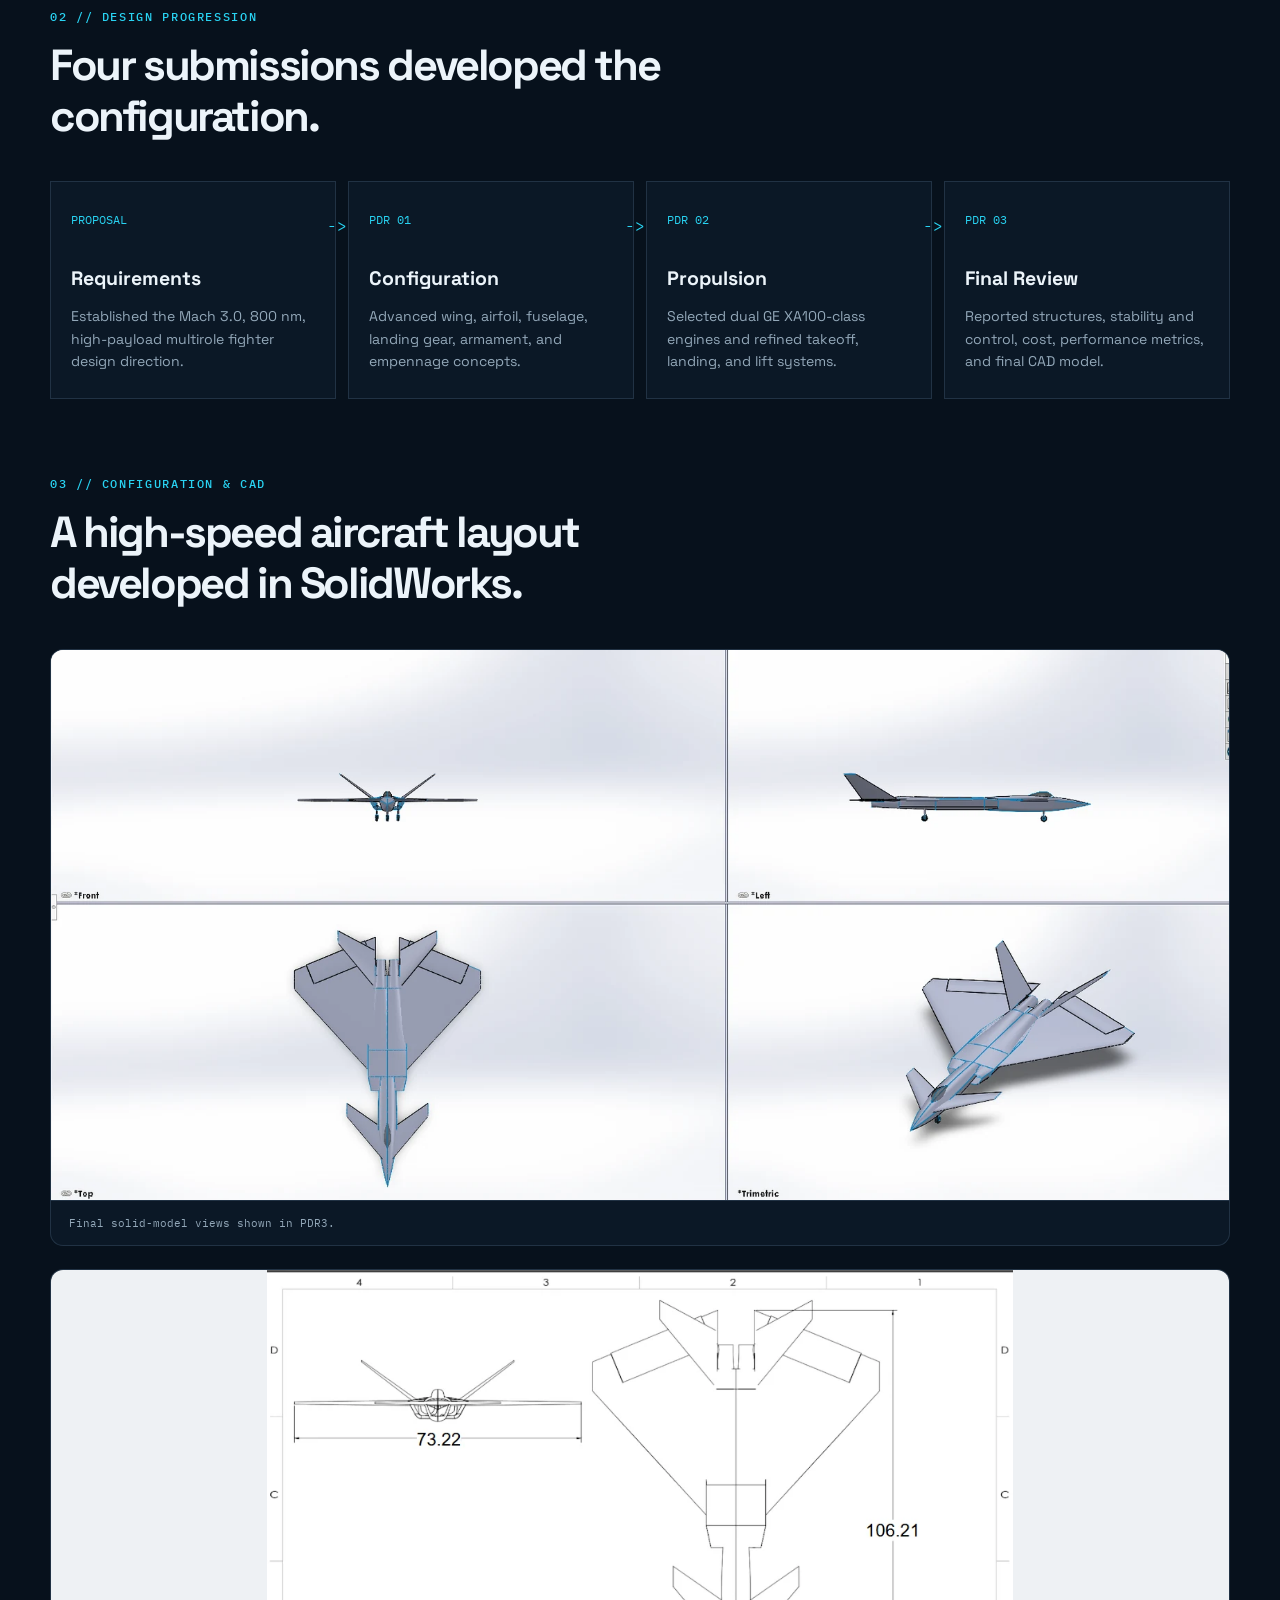
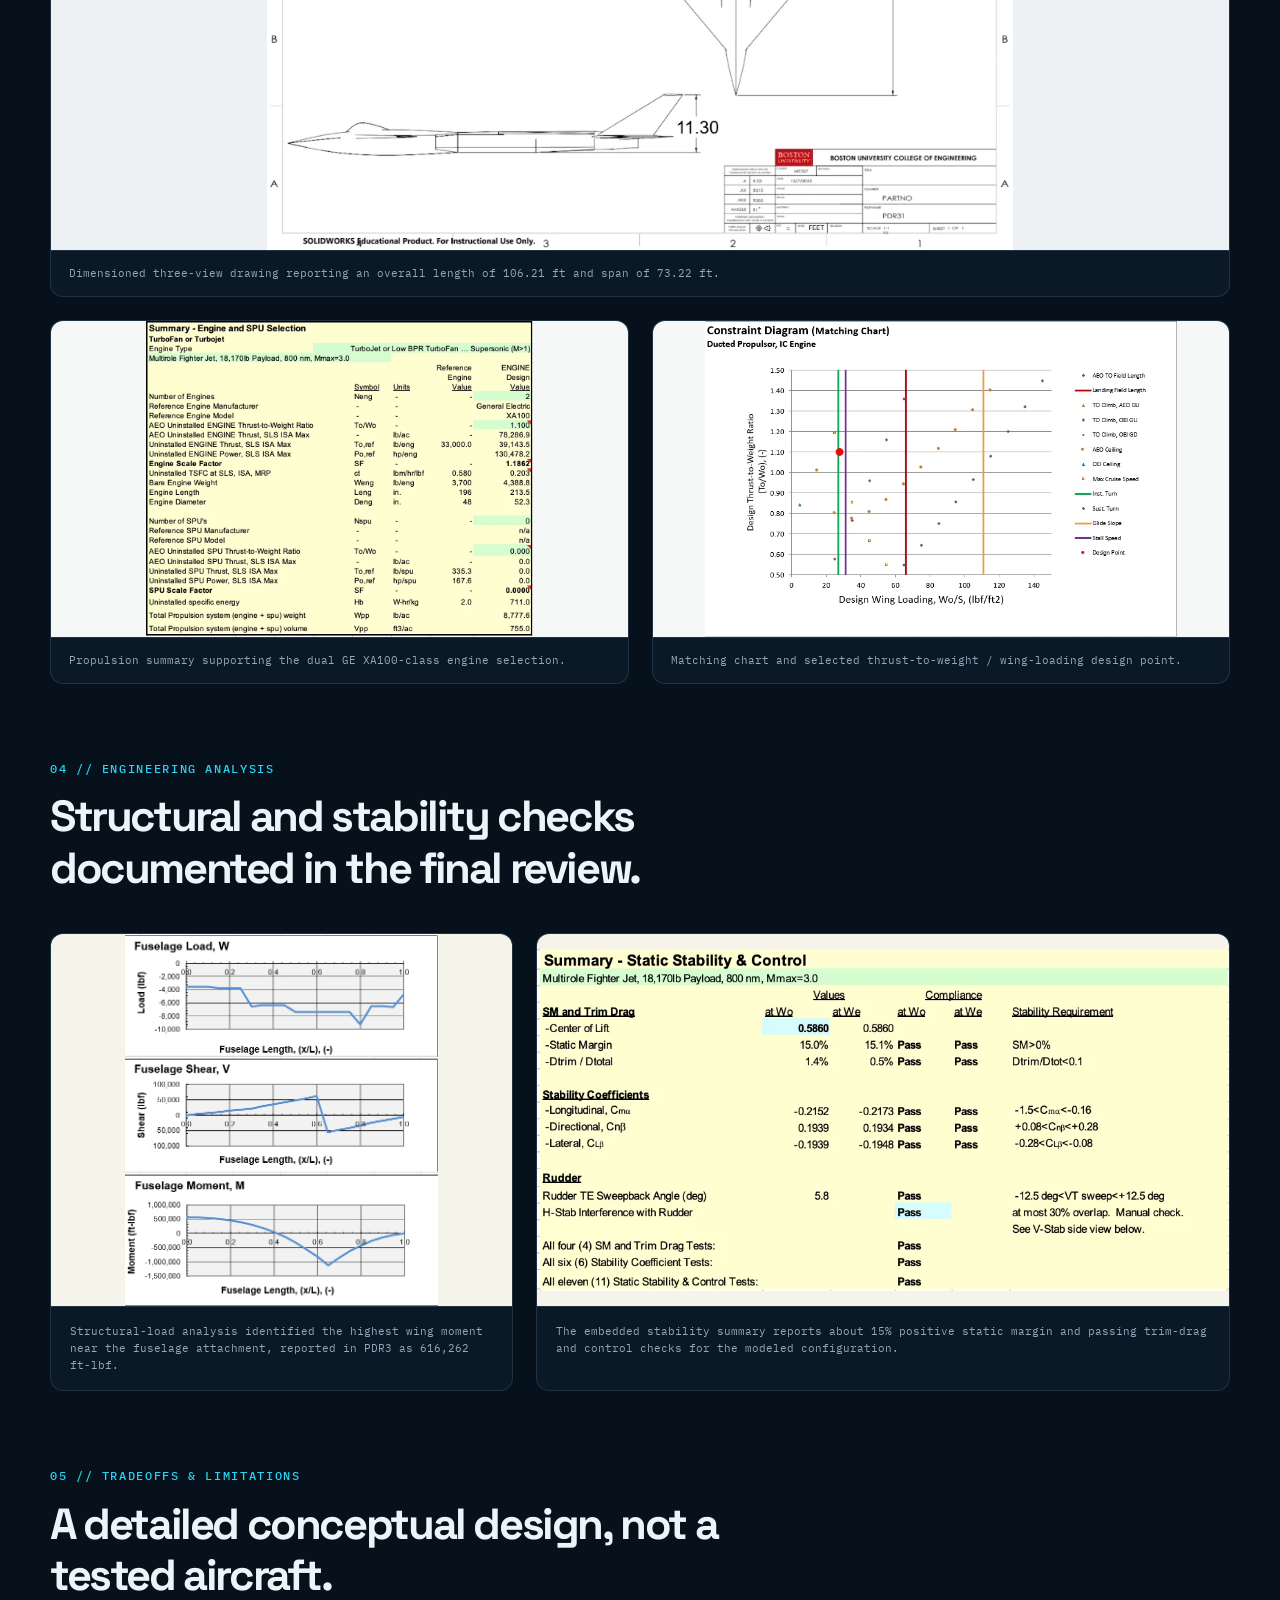
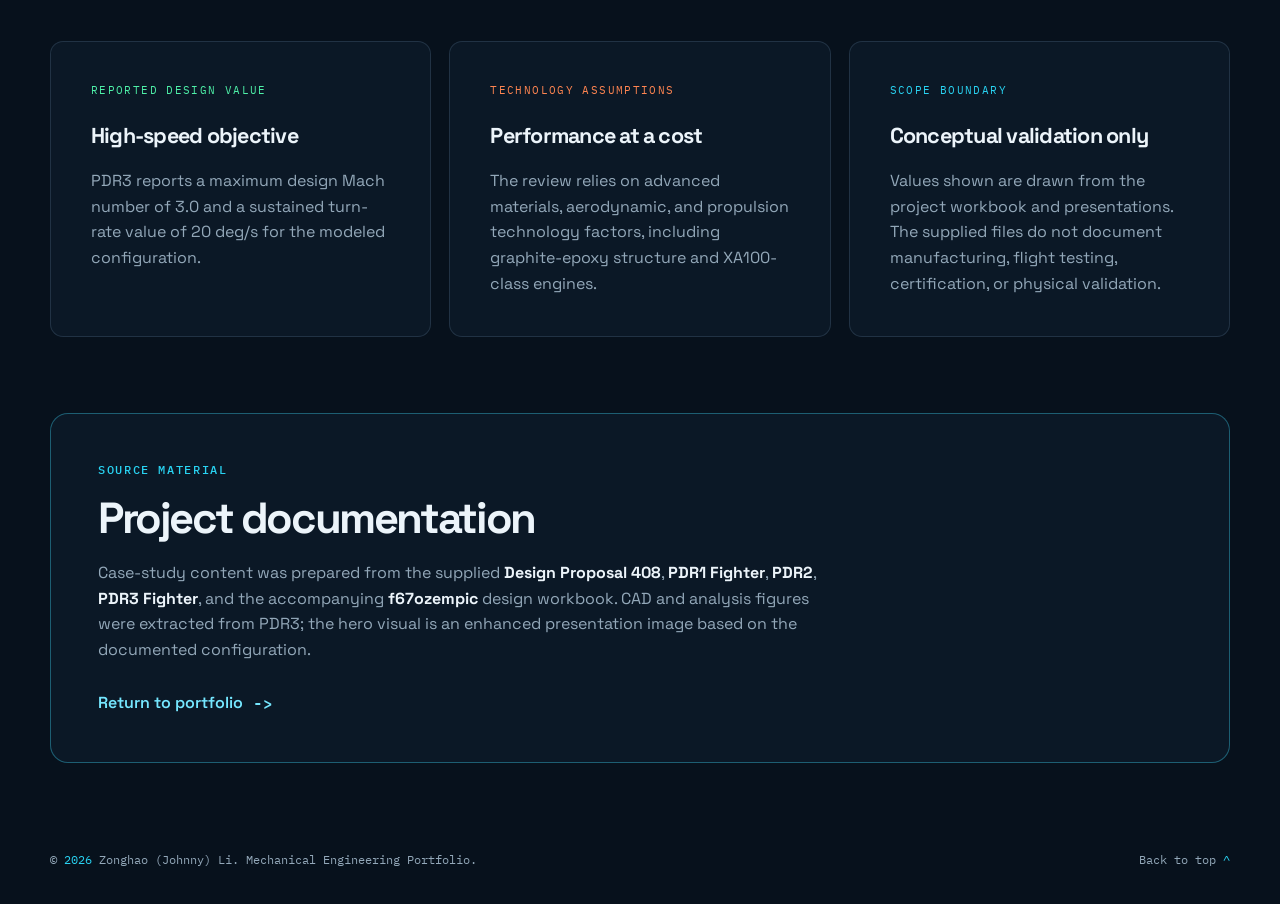
<file: f67-multirole-fighter.html>
<!doctype html>
<html lang="en">
  <head>
    <meta charset="UTF-8" />
    <meta name="viewport" content="width=device-width, initial-scale=1.0" />
    <meta
      name="description"
      content="Case study: F-67 multirole fighter conceptual aircraft design project for ME408."
    />
    <title>F-67 Multirole Fighter Concept | Zonghao (Johnny) Li</title>
    <link rel="preconnect" href="https://fonts.googleapis.com" />
    <link rel="preconnect" href="https://fonts.gstatic.com" crossorigin />
    <link
      href="https://fonts.googleapis.com/css2?family=IBM+Plex+Mono:wght@400;500;600&family=Space+Grotesk:wght@400;500;600;700&display=swap"
      rel="stylesheet"
    />
    <link rel="stylesheet" href="styles.css?v=11" />
    <script src="script.js?v=7" defer></script>
  </head>
  <body class="case-study-page" id="top">
    <div class="page-grid" aria-hidden="true"></div>
    <div class="page-glow page-glow--one" aria-hidden="true"></div>
    <div class="page-glow page-glow--two" aria-hidden="true"></div>

    <header class="site-header">
      <nav class="nav container" aria-label="Project navigation">
        <a class="brand" href="index.html#home" aria-label="Return to portfolio homepage">
          <span class="brand-mark">ZL</span>
          <span class="brand-copy">
            <strong>Zonghao (Johnny) Li</strong>
            <small>MECHANICAL ENGINEERING</small>
          </span>
        </a>
        <button class="nav-toggle" type="button" aria-expanded="false" aria-controls="nav-links">
          <span></span>
          <span></span>
          <span></span>
          <span class="sr-only">Open menu</span>
        </button>
        <div class="nav-links" id="nav-links">
          <a href="#overview">Overview</a>
          <a href="#development">Development</a>
          <a href="#analysis">Analysis</a>
          <a href="index.html#projects" class="button button--small">All Projects</a>
        </div>
      </nav>
    </header>

    <main>
      <section class="case-hero container">
        <a class="back-link" href="index.html#projects"><span>&lt;-</span> Back to Projects</a>
        <div class="case-hero-grid">
          <div class="case-intro reveal">
            <p class="eyebrow">ME408 // AIRCRAFT PERFORMANCE &amp; DESIGN // TEAM PROJECT</p>
            <h1>F-67 Multirole<br /><span>Fighter Concept</span></h1>
            <p class="case-lede">
              A conceptual sixth-generation fighter study focused on high-speed intercept and
              air-to-air missions, developed from design proposal through three preliminary design reviews.
            </p>
            <div class="project-tags">
              <span>Aircraft Sizing</span>
              <span>SolidWorks CAD</span>
              <span>Propulsion</span>
              <span>Stability &amp; Control</span>
            </div>
          </div>
          <figure class="case-hero-media reveal">
            <img
              src="assets/f67/hero-presentation-v2.webp"
              alt="Enhanced presentation visualization inspired by the F-67 fighter aircraft concept"
            />
            <figcaption>
              Enhanced presentation visualization based on the project configuration; CAD and analysis figures below are source-extracted.
            </figcaption>
          </figure>
        </div>

        <div class="case-facts reveal" aria-label="Project information">
          <div>
            <p>PROJECT TYPE</p>
            <strong>Team design study</strong>
          </div>
          <div>
            <p>COURSE</p>
            <strong>ME408</strong>
          </div>
          <div>
            <p>DESIGN PHASES</p>
            <strong>Proposal + PDR1-3</strong>
          </div>
          <div>
            <p>MISSION FOCUS</p>
            <strong>Intercept / air-to-air</strong>
          </div>
        </div>
      </section>

      <section class="case-metrics container reveal" aria-label="Reported design values">
        <div>
          <strong>3.0</strong><span>Mach</span>
          <p>Maximum design speed</p>
        </div>
        <div>
          <strong>800</strong><span>nm</span>
          <p>Mission range</p>
        </div>
        <div>
          <strong>18,170</strong><span>lb</span>
          <p>Payload in workbook description</p>
        </div>
        <div>
          <strong>20</strong><span>deg/s</span>
          <p>Sustained turn rate</p>
        </div>
        <div>
          <strong>71,170</strong><span>lb</span>
          <p>Workbook takeoff-weight value</p>
        </div>
        <div class="metric-tradeoff">
          <strong>0.91</strong><span>P/Pave</span>
          <p>Reported initial unit-price ratio</p>
        </div>
      </section>

      <section class="case-section container" id="overview">
        <div class="case-section-heading reveal">
          <p class="eyebrow">01 // DESIGN BRIEF</p>
          <h2>Prioritizing speed and intercept performance.</h2>
        </div>
        <div class="case-columns">
          <article class="case-copy-card reveal">
            <h3>The Objective</h3>
            <p>
              The project framed a next-generation air-superiority aircraft concept intended for
              high-speed intercept and air-to-air engagements, balancing range, weapons payload,
              maneuver capability, and cost against reference fighter aircraft.
            </p>
          </article>
          <article class="case-copy-card reveal">
            <h3>The Strategy</h3>
            <p>
              PDR3 describes a quality-design approach: pursue performance near objective levels
              while accepting advanced technology and cost assumptions for materials,
              aerodynamics, and propulsion efficiency.
            </p>
          </article>
        </div>
      </section>

      <section class="case-section container" id="development">
        <div class="case-section-heading reveal">
          <p class="eyebrow">02 // DESIGN PROGRESSION</p>
          <h2>Four submissions developed the configuration.</h2>
        </div>
        <div class="mission-flow design-review-flow">
          <article class="mission-step reveal">
            <span>PROPOSAL</span>
            <h3>Requirements</h3>
            <p>Established the Mach 3.0, 800 nm, high-payload multirole fighter design direction.</p>
          </article>
          <article class="mission-step reveal">
            <span>PDR 01</span>
            <h3>Configuration</h3>
            <p>Advanced wing, airfoil, fuselage, landing gear, armament, and empennage concepts.</p>
          </article>
          <article class="mission-step reveal">
            <span>PDR 02</span>
            <h3>Propulsion</h3>
            <p>Selected dual GE XA100-class engines and refined takeoff, landing, and lift systems.</p>
          </article>
          <article class="mission-step reveal">
            <span>PDR 03</span>
            <h3>Final Review</h3>
            <p>Reported structures, stability and control, cost, performance metrics, and final CAD model.</p>
          </article>
        </div>
      </section>

      <section class="case-section container">
        <div class="case-section-heading reveal">
          <p class="eyebrow">03 // CONFIGURATION &amp; CAD</p>
          <h2>A high-speed aircraft layout developed in SolidWorks.</h2>
        </div>
        <div class="cad-gallery f67-gallery">
          <figure class="gallery-wide reveal">
            <img
              src="assets/f67/cad-four-view.webp"
              alt="SolidWorks four-view rendering of the F-67 fighter aircraft configuration"
              loading="lazy"
            />
            <figcaption>Final solid-model views shown in PDR3.</figcaption>
          </figure>
          <figure class="gallery-wide reveal">
            <img
              src="assets/f67/dimensioned-drawing.webp"
              alt="Dimensioned engineering drawing of the F-67 fighter aircraft concept"
              loading="lazy"
            />
            <figcaption>Dimensioned three-view drawing reporting an overall length of 106.21 ft and span of 73.22 ft.</figcaption>
          </figure>
          <figure class="reveal">
            <img
              src="assets/f67/propulsion-summary.webp"
              alt="Design workbook summary for the fighter propulsion selection"
              loading="lazy"
            />
            <figcaption>Propulsion summary supporting the dual GE XA100-class engine selection.</figcaption>
          </figure>
          <figure class="reveal">
            <img
              src="assets/f67/constraint-diagram.webp"
              alt="Constraint diagram showing wing loading and thrust-to-weight design point"
              loading="lazy"
            />
            <figcaption>Matching chart and selected thrust-to-weight / wing-loading design point.</figcaption>
          </figure>
        </div>
      </section>

      <section class="case-section container" id="analysis">
        <div class="case-section-heading reveal">
          <p class="eyebrow">04 // ENGINEERING ANALYSIS</p>
          <h2>Structural and stability checks documented in the final review.</h2>
        </div>
        <div class="analysis-gallery">
          <figure class="analysis-figure reveal">
            <img
              src="assets/f67/structural-loads.webp"
              alt="Wing and fuselage structural load plots from the fighter design review"
              loading="lazy"
            />
            <figcaption>
              Structural-load analysis identified the highest wing moment near the fuselage attachment,
              reported in PDR3 as 616,262 ft-lbf.
            </figcaption>
          </figure>
          <figure class="analysis-figure reveal">
            <img
              src="assets/f67/stability-summary.webp"
              alt="Static stability and control summary table from the design workbook"
              loading="lazy"
            />
            <figcaption>
              The embedded stability summary reports about 15% positive static margin and passing
              trim-drag and control checks for the modeled configuration.
            </figcaption>
          </figure>
        </div>
      </section>

      <section class="case-section container">
        <div class="case-section-heading reveal">
          <p class="eyebrow">05 // TRADEOFFS &amp; LIMITATIONS</p>
          <h2>A detailed conceptual design, not a tested aircraft.</h2>
        </div>
        <div class="validation-grid">
          <article class="validation-card reveal">
            <p class="validation-status success">REPORTED DESIGN VALUE</p>
            <h3>High-speed objective</h3>
            <p>
              PDR3 reports a maximum design Mach number of 3.0 and a sustained turn-rate value of
              20 deg/s for the modeled configuration.
            </p>
          </article>
          <article class="validation-card reveal">
            <p class="validation-status warning">TECHNOLOGY ASSUMPTIONS</p>
            <h3>Performance at a cost</h3>
            <p>
              The review relies on advanced materials, aerodynamic, and propulsion technology
              factors, including graphite-epoxy structure and XA100-class engines.
            </p>
          </article>
          <article class="validation-card reveal">
            <p class="validation-status pending">SCOPE BOUNDARY</p>
            <h3>Conceptual validation only</h3>
            <p>
              Values shown are drawn from the project workbook and presentations. The supplied
              files do not document manufacturing, flight testing, certification, or physical validation.
            </p>
          </article>
        </div>
      </section>

      <section class="case-source container reveal">
        <p class="eyebrow">SOURCE MATERIAL</p>
        <h2>Project documentation</h2>
        <p>
          Case-study content was prepared from the supplied <strong>Design Proposal 408</strong>,
          <strong>PDR1 Fighter</strong>, <strong>PDR2</strong>, <strong>PDR3 Fighter</strong>,
          and the accompanying <strong>f67ozempic</strong> design workbook. CAD and analysis
          figures were extracted from PDR3; the hero visual is an enhanced presentation image
          based on the documented configuration.
        </p>
        <a class="text-link" href="index.html#projects">Return to portfolio <span>-></span></a>
      </section>
    </main>

    <footer class="site-footer container">
      <p>&copy; <span id="year"></span> Zonghao (Johnny) Li. Mechanical Engineering Portfolio.</p>
      <a href="#top">Back to top <span>^</span></a>
    </footer>
  </body>
</html>
</file>
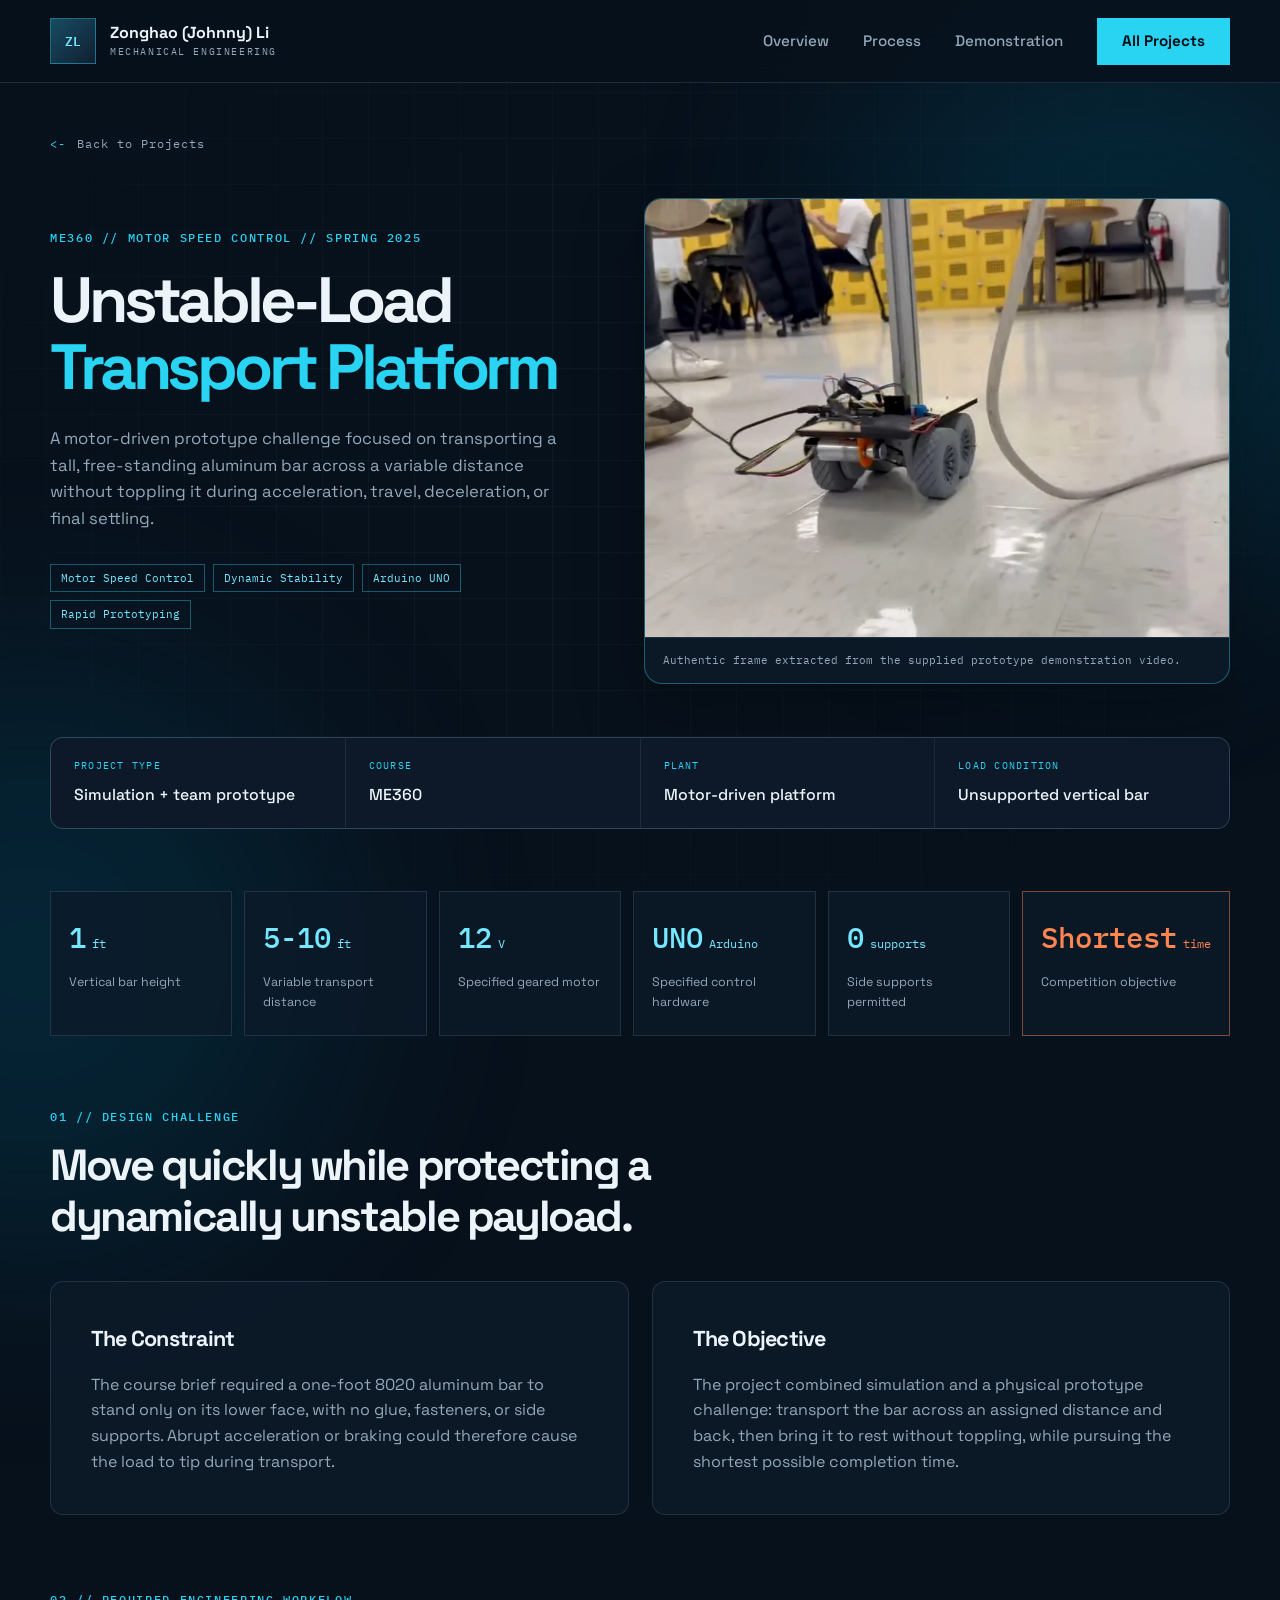
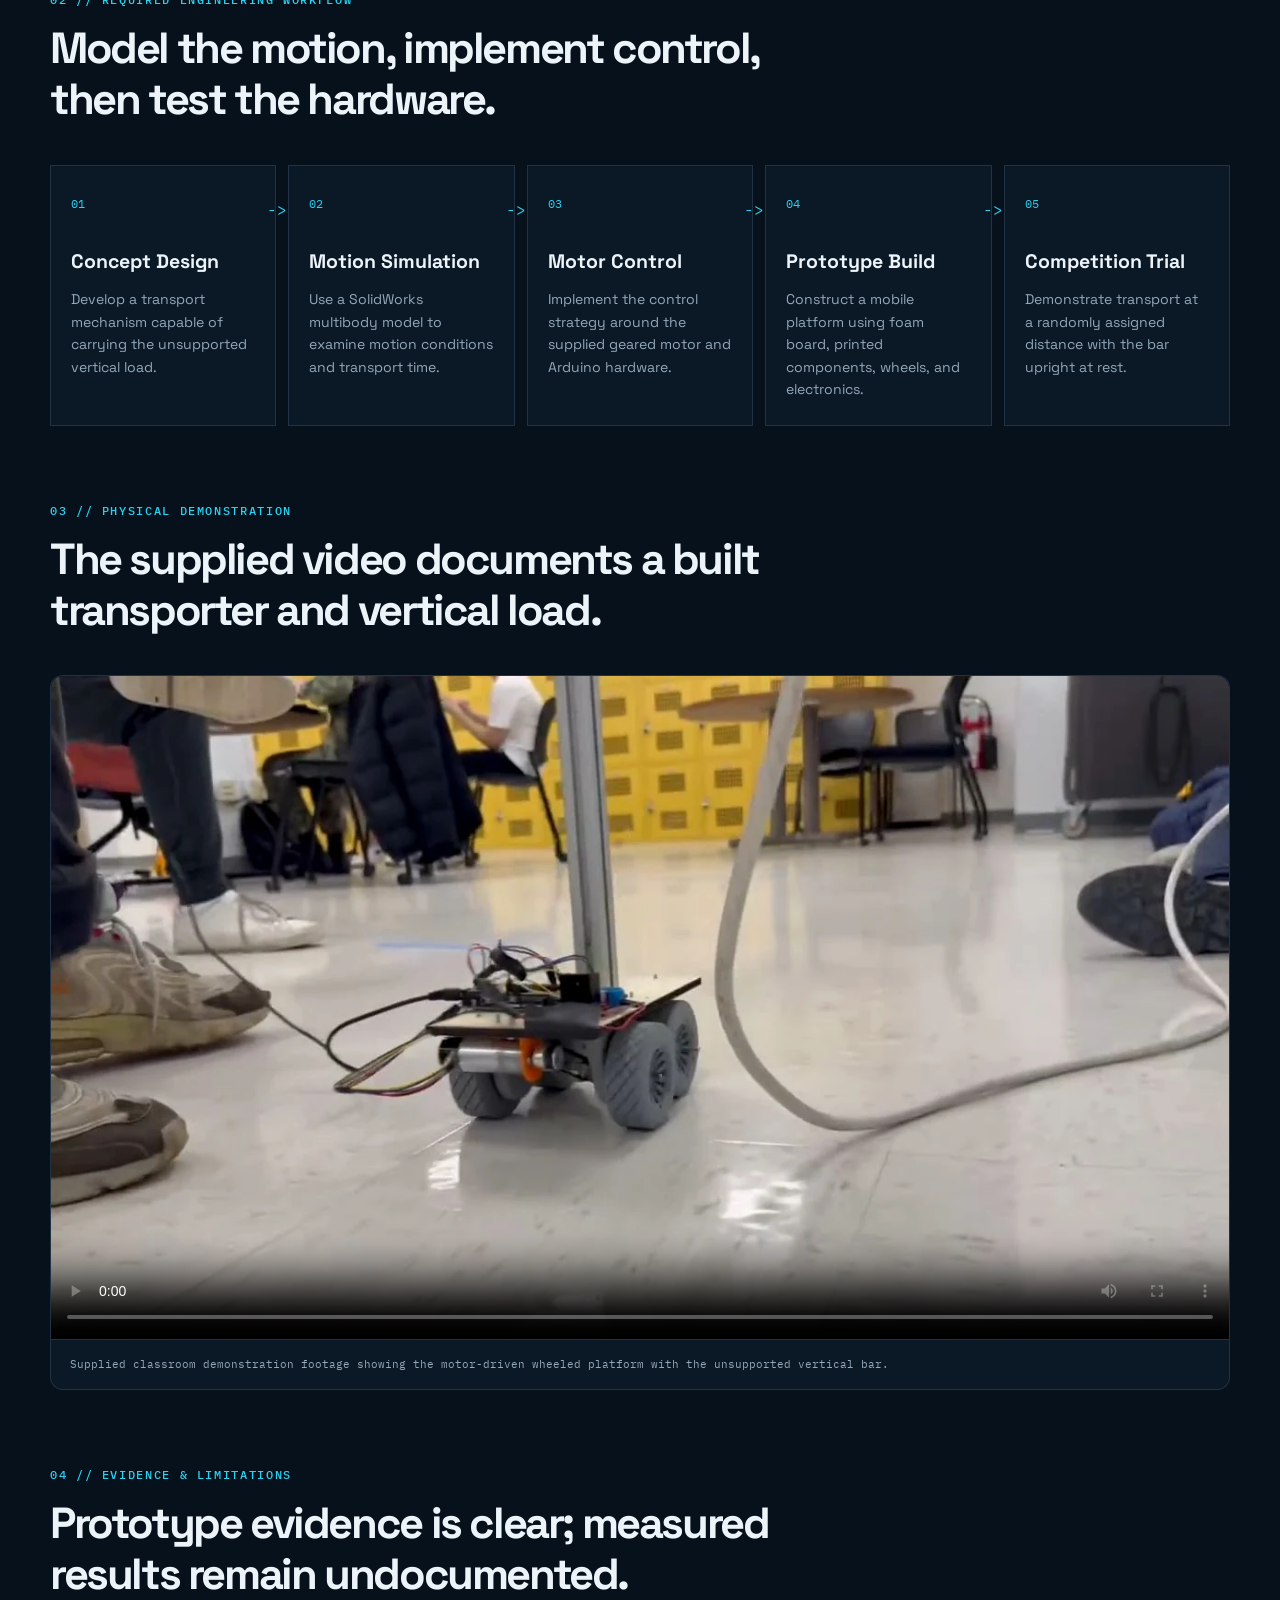
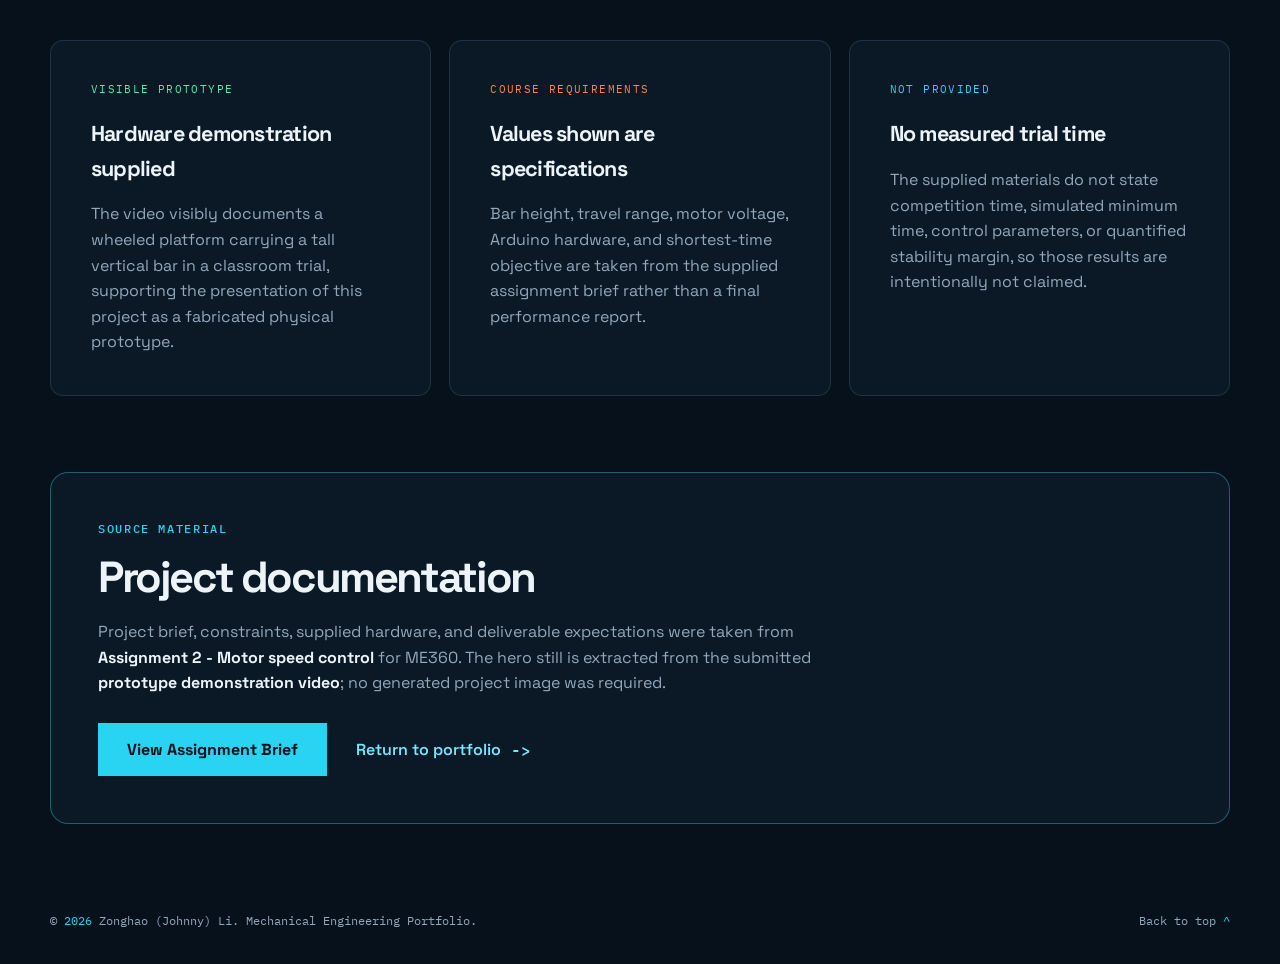
<file: motor-speed-control.html>
<!doctype html>
<html lang="en">
  <head>
    <meta charset="UTF-8" />
    <meta name="viewport" content="width=device-width, initial-scale=1.0" />
    <meta
      name="description"
      content="Case study: a motor speed control and unstable-load transport prototype developed for Boston University ME360."
    />
    <title>Unstable-Load Transport Platform | Zonghao (Johnny) Li</title>
    <link rel="preconnect" href="https://fonts.googleapis.com" />
    <link rel="preconnect" href="https://fonts.gstatic.com" crossorigin />
    <link
      href="https://fonts.googleapis.com/css2?family=IBM+Plex+Mono:wght@400;500;600&family=Space+Grotesk:wght@400;500;600;700&display=swap"
      rel="stylesheet"
    />
    <link rel="stylesheet" href="styles.css?v=11" />
    <script src="script.js?v=7" defer></script>
  </head>
  <body class="case-study-page" id="top">
    <div class="page-grid" aria-hidden="true"></div>
    <div class="page-glow page-glow--one" aria-hidden="true"></div>
    <div class="page-glow page-glow--two" aria-hidden="true"></div>

    <header class="site-header">
      <nav class="nav container" aria-label="Project navigation">
        <a class="brand" href="index.html#home" aria-label="Return to portfolio homepage">
          <span class="brand-mark">ZL</span>
          <span class="brand-copy">
            <strong>Zonghao (Johnny) Li</strong>
            <small>MECHANICAL ENGINEERING</small>
          </span>
        </a>
        <button class="nav-toggle" type="button" aria-expanded="false" aria-controls="nav-links">
          <span></span>
          <span></span>
          <span></span>
          <span class="sr-only">Open menu</span>
        </button>
        <div class="nav-links" id="nav-links">
          <a href="#overview">Overview</a>
          <a href="#process">Process</a>
          <a href="#demonstration">Demonstration</a>
          <a href="index.html#projects" class="button button--small">All Projects</a>
        </div>
      </nav>
    </header>

    <main>
      <section class="case-hero container">
        <a class="back-link" href="index.html#projects"><span>&lt;-</span> Back to Projects</a>
        <div class="case-hero-grid">
          <div class="case-intro reveal">
            <p class="eyebrow">ME360 // MOTOR SPEED CONTROL // SPRING 2025</p>
            <h1>Unstable-Load<br /><span>Transport Platform</span></h1>
            <p class="case-lede">
              A motor-driven prototype challenge focused on transporting a tall, free-standing
              aluminum bar across a variable distance without toppling it during acceleration,
              travel, deceleration, or final settling.
            </p>
            <div class="project-tags">
              <span>Motor Speed Control</span>
              <span>Dynamic Stability</span>
              <span>Arduino UNO</span>
              <span>Rapid Prototyping</span>
            </div>
          </div>
          <figure class="case-hero-media reveal">
            <img
              src="assets/motor-speed/prototype-demonstration-frame.webp"
              alt="Wheeled platform carrying a vertical aluminum bar during a classroom motion demonstration"
            />
            <figcaption>Authentic frame extracted from the supplied prototype demonstration video.</figcaption>
          </figure>
        </div>

        <div class="case-facts reveal" aria-label="Project information">
          <div>
            <p>PROJECT TYPE</p>
            <strong>Simulation + team prototype</strong>
          </div>
          <div>
            <p>COURSE</p>
            <strong>ME360</strong>
          </div>
          <div>
            <p>PLANT</p>
            <strong>Motor-driven platform</strong>
          </div>
          <div>
            <p>LOAD CONDITION</p>
            <strong>Unsupported vertical bar</strong>
          </div>
        </div>
      </section>

      <section class="case-metrics container reveal" aria-label="Assignment requirements">
        <div>
          <strong>1</strong><span>ft</span>
          <p>Vertical bar height</p>
        </div>
        <div>
          <strong>5-10</strong><span>ft</span>
          <p>Variable transport distance</p>
        </div>
        <div>
          <strong>12</strong><span>V</span>
          <p>Specified geared motor</p>
        </div>
        <div>
          <strong>UNO</strong><span>Arduino</span>
          <p>Specified control hardware</p>
        </div>
        <div>
          <strong>0</strong><span>supports</span>
          <p>Side supports permitted</p>
        </div>
        <div class="metric-tradeoff">
          <strong>Shortest</strong><span>time</span>
          <p>Competition objective</p>
        </div>
      </section>

      <section class="case-section container" id="overview">
        <div class="case-section-heading reveal">
          <p class="eyebrow">01 // DESIGN CHALLENGE</p>
          <h2>Move quickly while protecting a dynamically unstable payload.</h2>
        </div>
        <div class="case-columns">
          <article class="case-copy-card reveal">
            <h3>The Constraint</h3>
            <p>
              The course brief required a one-foot 8020 aluminum bar to stand only on its lower
              face, with no glue, fasteners, or side supports. Abrupt acceleration or braking could
              therefore cause the load to tip during transport.
            </p>
          </article>
          <article class="case-copy-card reveal">
            <h3>The Objective</h3>
            <p>
              The project combined simulation and a physical prototype challenge: transport the
              bar across an assigned distance and back, then bring it to rest without toppling,
              while pursuing the shortest possible completion time.
            </p>
          </article>
        </div>
      </section>

      <section class="case-section container" id="process">
        <div class="case-section-heading reveal">
          <p class="eyebrow">02 // REQUIRED ENGINEERING WORKFLOW</p>
          <h2>Model the motion, implement control, then test the hardware.</h2>
        </div>
        <div class="mission-flow">
          <article class="mission-step reveal">
            <span>01</span>
            <h3>Concept Design</h3>
            <p>Develop a transport mechanism capable of carrying the unsupported vertical load.</p>
          </article>
          <article class="mission-step reveal">
            <span>02</span>
            <h3>Motion Simulation</h3>
            <p>Use a SolidWorks multibody model to examine motion conditions and transport time.</p>
          </article>
          <article class="mission-step reveal">
            <span>03</span>
            <h3>Motor Control</h3>
            <p>Implement the control strategy around the supplied geared motor and Arduino hardware.</p>
          </article>
          <article class="mission-step reveal">
            <span>04</span>
            <h3>Prototype Build</h3>
            <p>Construct a mobile platform using foam board, printed components, wheels, and electronics.</p>
          </article>
          <article class="mission-step reveal">
            <span>05</span>
            <h3>Competition Trial</h3>
            <p>Demonstrate transport at a randomly assigned distance with the bar upright at rest.</p>
          </article>
        </div>
      </section>

      <section class="case-section container" id="demonstration">
        <div class="case-section-heading reveal">
          <p class="eyebrow">03 // PHYSICAL DEMONSTRATION</p>
          <h2>The supplied video documents a built transporter and vertical load.</h2>
        </div>
        <figure class="case-video reveal">
          <video controls preload="metadata" poster="assets/motor-speed/prototype-demonstration-frame.webp">
            <source src="assets/motor-speed/prototype-demonstration.mp4" type="video/mp4" />
            Your browser does not support embedded MP4 video.
          </video>
          <figcaption>
            Supplied classroom demonstration footage showing the motor-driven wheeled platform with the unsupported vertical bar.
          </figcaption>
        </figure>
      </section>

      <section class="case-section container">
        <div class="case-section-heading reveal">
          <p class="eyebrow">04 // EVIDENCE &amp; LIMITATIONS</p>
          <h2>Prototype evidence is clear; measured results remain undocumented.</h2>
        </div>
        <div class="validation-grid">
          <article class="validation-card reveal">
            <p class="validation-status success">VISIBLE PROTOTYPE</p>
            <h3>Hardware demonstration supplied</h3>
            <p>
              The video visibly documents a wheeled platform carrying a tall vertical bar in a classroom
              trial, supporting the presentation of this project as a fabricated physical prototype.
            </p>
          </article>
          <article class="validation-card reveal">
            <p class="validation-status warning">COURSE REQUIREMENTS</p>
            <h3>Values shown are specifications</h3>
            <p>
              Bar height, travel range, motor voltage, Arduino hardware, and shortest-time objective
              are taken from the supplied assignment brief rather than a final performance report.
            </p>
          </article>
          <article class="validation-card reveal">
            <p class="validation-status pending">NOT PROVIDED</p>
            <h3>No measured trial time</h3>
            <p>
              The supplied materials do not state competition time, simulated minimum time, control
              parameters, or quantified stability margin, so those results are intentionally not claimed.
            </p>
          </article>
        </div>
      </section>

      <section class="case-source container reveal">
        <p class="eyebrow">SOURCE MATERIAL</p>
        <h2>Project documentation</h2>
        <p>
          Project brief, constraints, supplied hardware, and deliverable expectations were taken from
          <strong>Assignment 2 - Motor speed control</strong> for ME360. The hero still is extracted
          from the submitted <strong>prototype demonstration video</strong>; no generated project image was required.
        </p>
        <div class="case-source-actions">
          <a class="button case-link" href="assets/motor-speed/ME360-Motor-Speed-Control-Assignment.pdf" target="_blank" rel="noreferrer">View Assignment Brief</a>
          <a class="text-link" href="index.html#projects">Return to portfolio <span>-></span></a>
        </div>
      </section>
    </main>

    <footer class="site-footer container">
      <p>&copy; <span id="year"></span> Zonghao (Johnny) Li. Mechanical Engineering Portfolio.</p>
      <a href="#top">Back to top <span>^</span></a>
    </footer>
  </body>
</html>
</file>
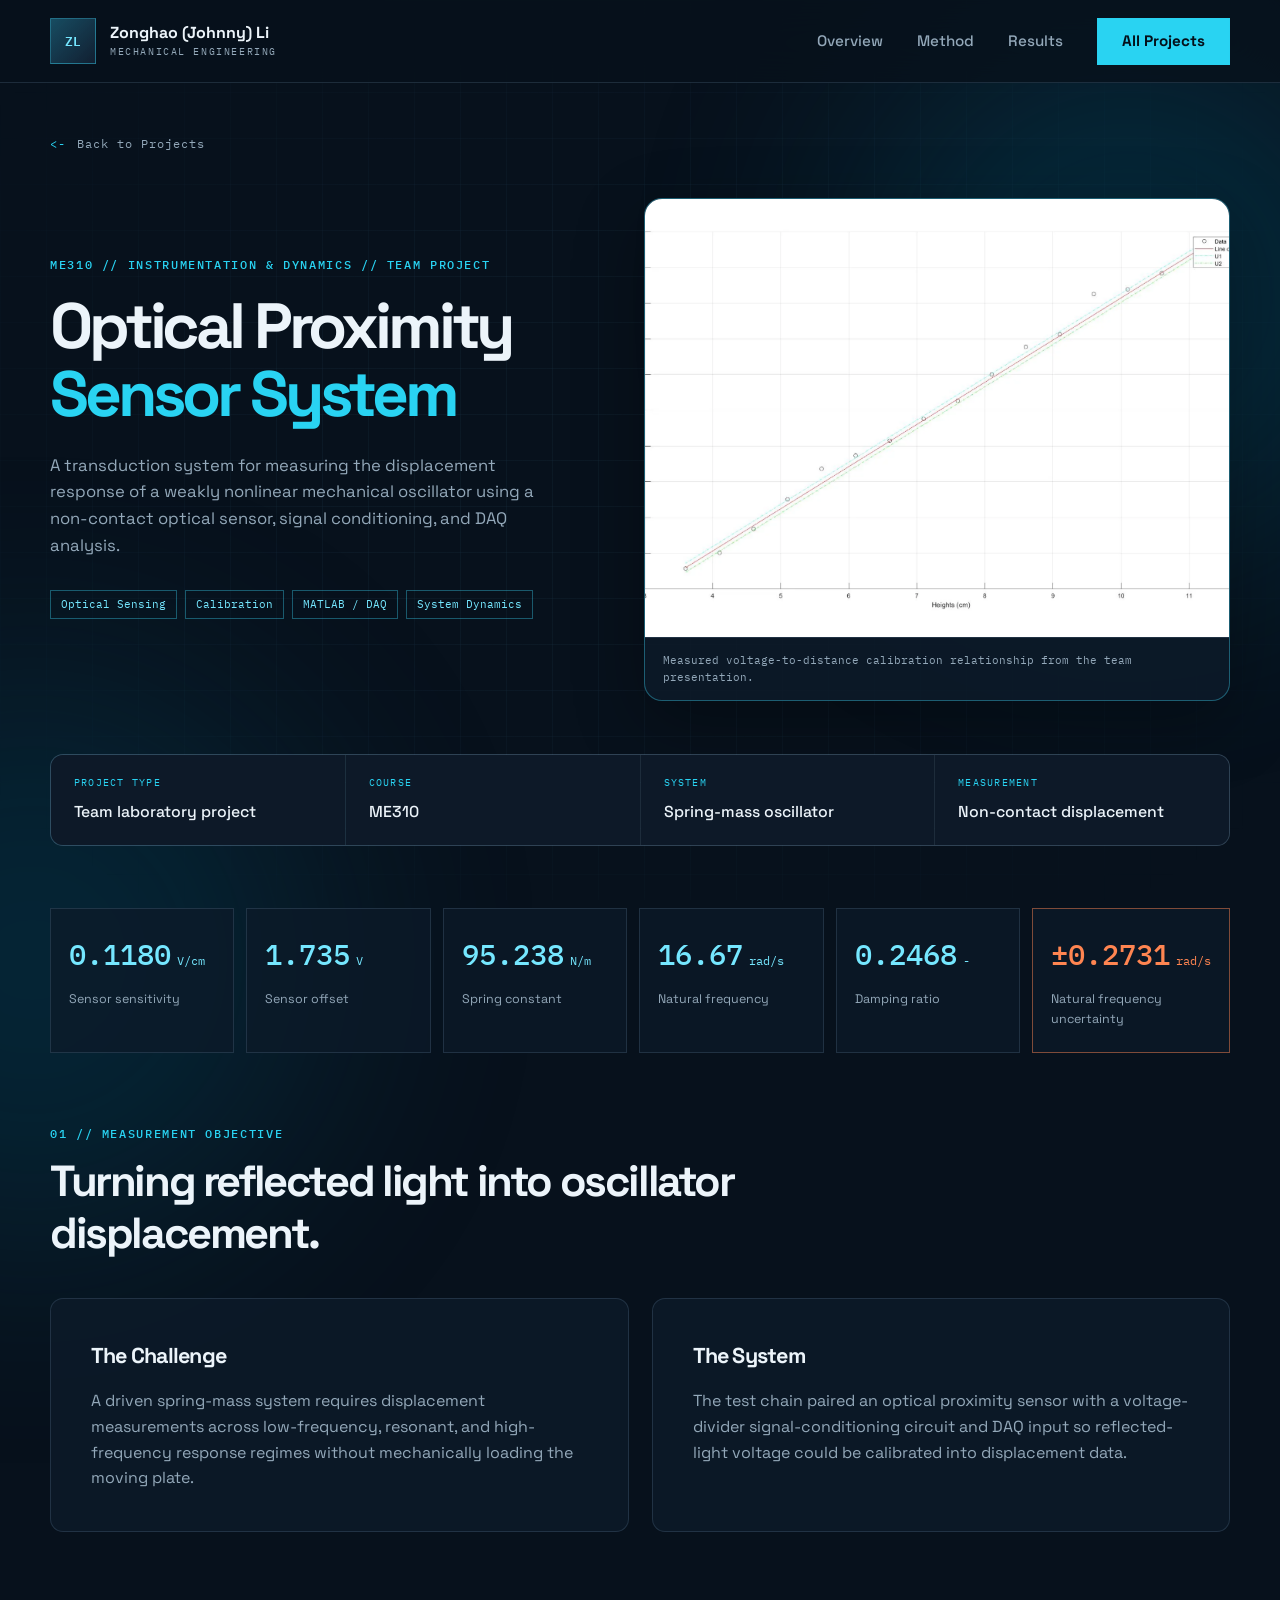
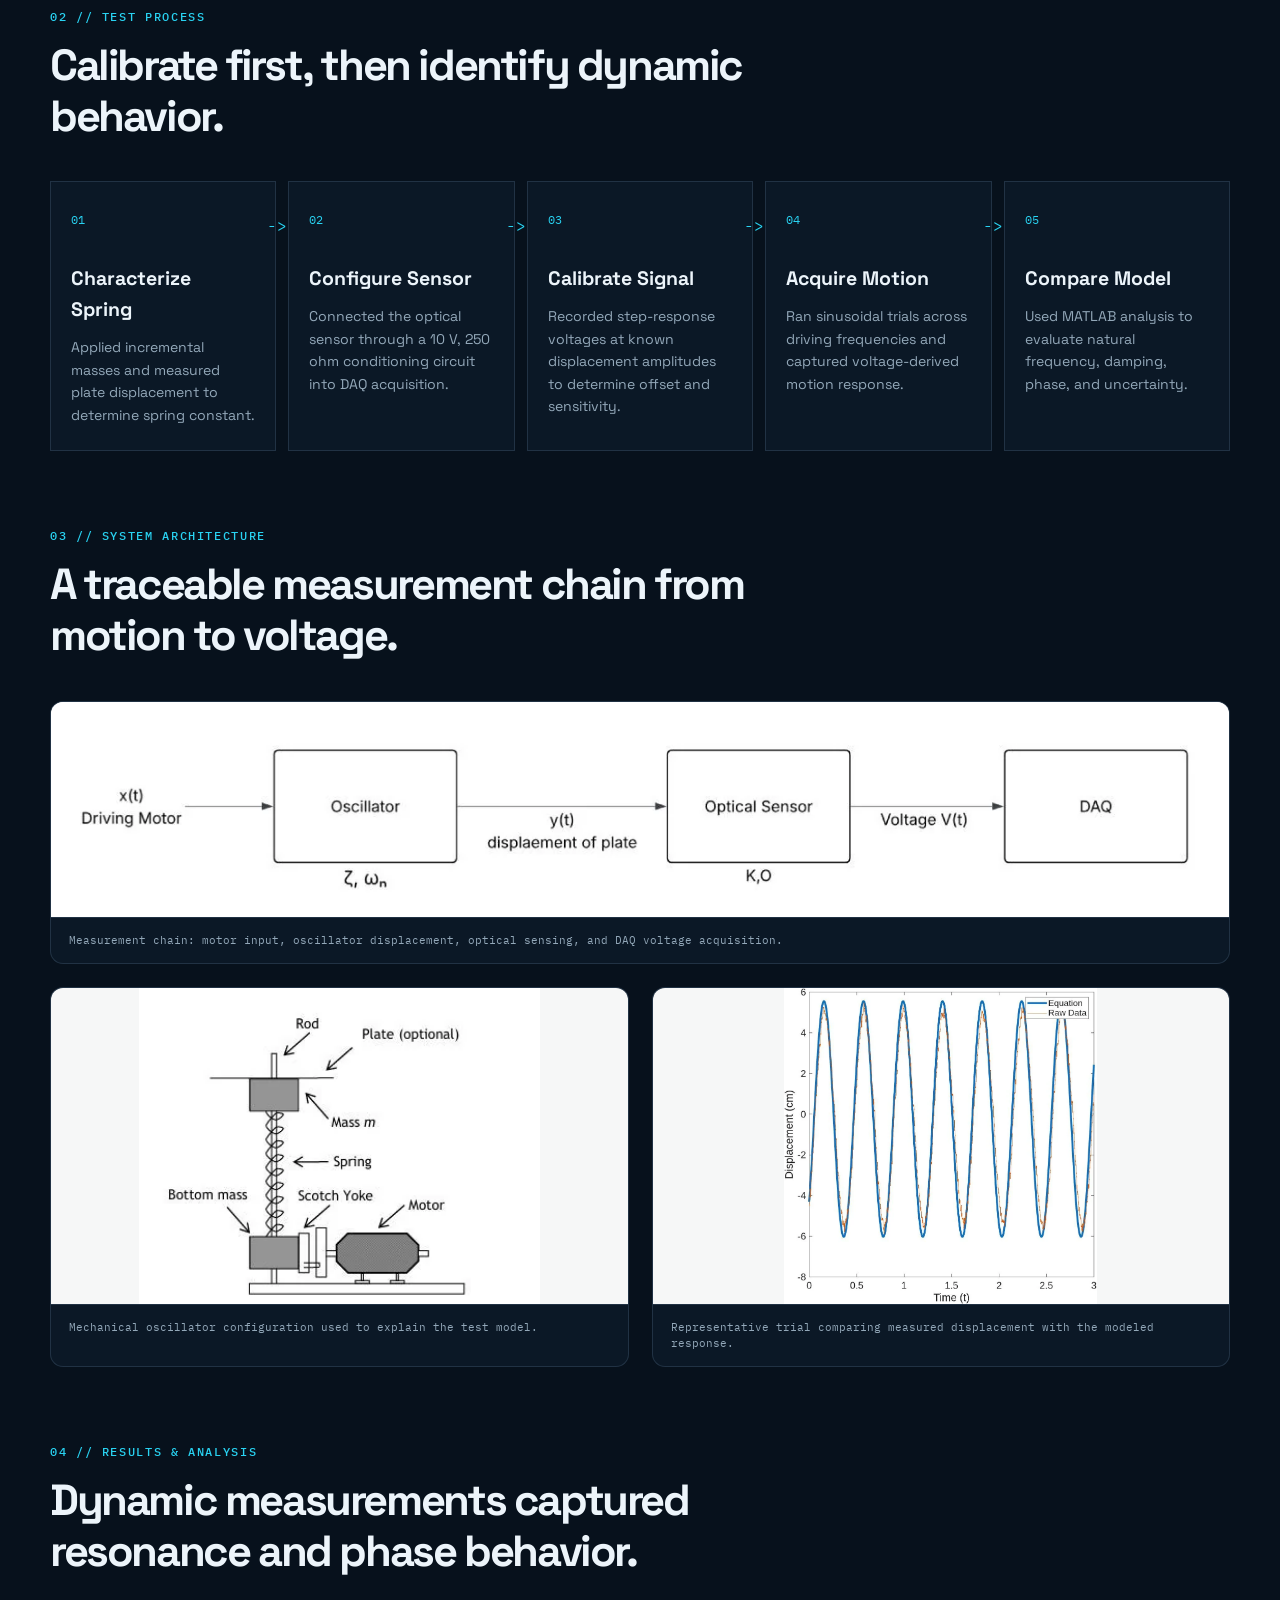
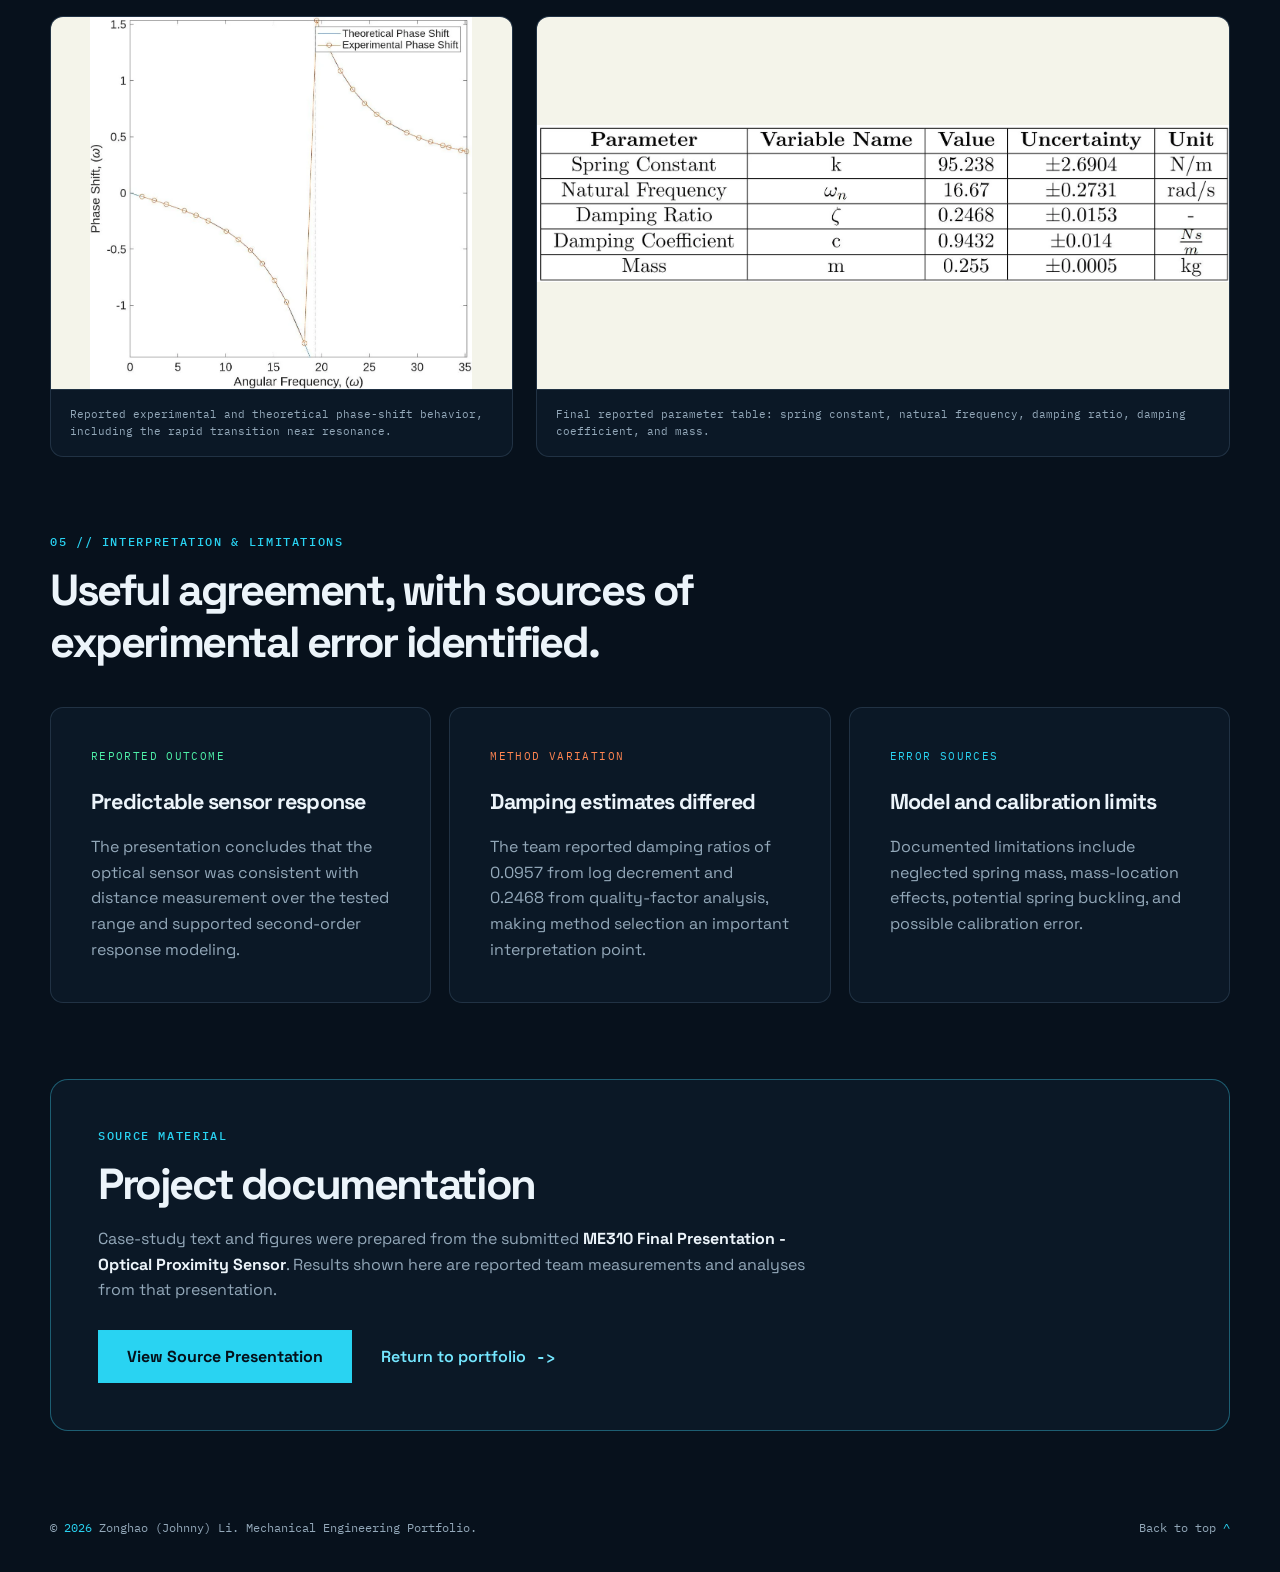
<file: optical-proximity-sensor.html>
<!doctype html>
<html lang="en">
  <head>
    <meta charset="UTF-8" />
    <meta name="viewport" content="width=device-width, initial-scale=1.0" />
    <meta
      name="description"
      content="Case study: optical proximity sensor transduction and calibration project for a mechanical oscillator in ME310."
    />
    <title>Optical Proximity Sensor System | Zonghao (Johnny) Li</title>
    <link rel="preconnect" href="https://fonts.googleapis.com" />
    <link rel="preconnect" href="https://fonts.gstatic.com" crossorigin />
    <link
      href="https://fonts.googleapis.com/css2?family=IBM+Plex+Mono:wght@400;500;600&family=Space+Grotesk:wght@400;500;600;700&display=swap"
      rel="stylesheet"
    />
    <link rel="stylesheet" href="styles.css?v=11" />
    <script src="script.js?v=7" defer></script>
  </head>
  <body class="case-study-page" id="top">
    <div class="page-grid" aria-hidden="true"></div>
    <div class="page-glow page-glow--one" aria-hidden="true"></div>
    <div class="page-glow page-glow--two" aria-hidden="true"></div>

    <header class="site-header">
      <nav class="nav container" aria-label="Project navigation">
        <a class="brand" href="index.html#home" aria-label="Return to portfolio homepage">
          <span class="brand-mark">ZL</span>
          <span class="brand-copy">
            <strong>Zonghao (Johnny) Li</strong>
            <small>MECHANICAL ENGINEERING</small>
          </span>
        </a>
        <button class="nav-toggle" type="button" aria-expanded="false" aria-controls="nav-links">
          <span></span>
          <span></span>
          <span></span>
          <span class="sr-only">Open menu</span>
        </button>
        <div class="nav-links" id="nav-links">
          <a href="#overview">Overview</a>
          <a href="#method">Method</a>
          <a href="#results">Results</a>
          <a href="index.html#projects" class="button button--small">All Projects</a>
        </div>
      </nav>
    </header>

    <main>
      <section class="case-hero container">
        <a class="back-link" href="index.html#projects"><span>&lt;-</span> Back to Projects</a>
        <div class="case-hero-grid">
          <div class="case-intro reveal">
            <p class="eyebrow">ME310 // INSTRUMENTATION &amp; DYNAMICS // TEAM PROJECT</p>
            <h1>Optical Proximity<br /><span>Sensor System</span></h1>
            <p class="case-lede">
              A transduction system for measuring the displacement response of a weakly nonlinear
              mechanical oscillator using a non-contact optical sensor, signal conditioning, and DAQ analysis.
            </p>
            <div class="project-tags">
              <span>Optical Sensing</span>
              <span>Calibration</span>
              <span>MATLAB / DAQ</span>
              <span>System Dynamics</span>
            </div>
          </div>
          <figure class="case-hero-media reveal">
            <img
              src="assets/me310/calibration-curve.webp"
              alt="Optical proximity sensor output voltage plotted against target height with a best-fit line"
            />
            <figcaption>Measured voltage-to-distance calibration relationship from the team presentation.</figcaption>
          </figure>
        </div>

        <div class="case-facts reveal" aria-label="Project information">
          <div>
            <p>PROJECT TYPE</p>
            <strong>Team laboratory project</strong>
          </div>
          <div>
            <p>COURSE</p>
            <strong>ME310</strong>
          </div>
          <div>
            <p>SYSTEM</p>
            <strong>Spring-mass oscillator</strong>
          </div>
          <div>
            <p>MEASUREMENT</p>
            <strong>Non-contact displacement</strong>
          </div>
        </div>
      </section>

      <section class="case-metrics container reveal" aria-label="Reported measurement results">
        <div>
          <strong>0.1180</strong><span>V/cm</span>
          <p>Sensor sensitivity</p>
        </div>
        <div>
          <strong>1.735</strong><span>V</span>
          <p>Sensor offset</p>
        </div>
        <div>
          <strong>95.238</strong><span>N/m</span>
          <p>Spring constant</p>
        </div>
        <div>
          <strong>16.67</strong><span>rad/s</span>
          <p>Natural frequency</p>
        </div>
        <div>
          <strong>0.2468</strong><span>-</span>
          <p>Damping ratio</p>
        </div>
        <div class="metric-tradeoff">
          <strong>&plusmn;0.2731</strong><span>rad/s</span>
          <p>Natural frequency uncertainty</p>
        </div>
      </section>

      <section class="case-section container" id="overview">
        <div class="case-section-heading reveal">
          <p class="eyebrow">01 // MEASUREMENT OBJECTIVE</p>
          <h2>Turning reflected light into oscillator displacement.</h2>
        </div>
        <div class="case-columns">
          <article class="case-copy-card reveal">
            <h3>The Challenge</h3>
            <p>
              A driven spring-mass system requires displacement measurements across low-frequency,
              resonant, and high-frequency response regimes without mechanically loading the moving plate.
            </p>
          </article>
          <article class="case-copy-card reveal">
            <h3>The System</h3>
            <p>
              The test chain paired an optical proximity sensor with a voltage-divider signal-conditioning
              circuit and DAQ input so reflected-light voltage could be calibrated into displacement data.
            </p>
          </article>
        </div>
      </section>

      <section class="case-section container" id="method">
        <div class="case-section-heading reveal">
          <p class="eyebrow">02 // TEST PROCESS</p>
          <h2>Calibrate first, then identify dynamic behavior.</h2>
        </div>
        <div class="mission-flow">
          <article class="mission-step reveal">
            <span>01</span>
            <h3>Characterize Spring</h3>
            <p>Applied incremental masses and measured plate displacement to determine spring constant.</p>
          </article>
          <article class="mission-step reveal">
            <span>02</span>
            <h3>Configure Sensor</h3>
            <p>Connected the optical sensor through a 10 V, 250 ohm conditioning circuit into DAQ acquisition.</p>
          </article>
          <article class="mission-step reveal">
            <span>03</span>
            <h3>Calibrate Signal</h3>
            <p>Recorded step-response voltages at known displacement amplitudes to determine offset and sensitivity.</p>
          </article>
          <article class="mission-step reveal">
            <span>04</span>
            <h3>Acquire Motion</h3>
            <p>Ran sinusoidal trials across driving frequencies and captured voltage-derived motion response.</p>
          </article>
          <article class="mission-step reveal">
            <span>05</span>
            <h3>Compare Model</h3>
            <p>Used MATLAB analysis to evaluate natural frequency, damping, phase, and uncertainty.</p>
          </article>
        </div>
      </section>

      <section class="case-section container">
        <div class="case-section-heading reveal">
          <p class="eyebrow">03 // SYSTEM ARCHITECTURE</p>
          <h2>A traceable measurement chain from motion to voltage.</h2>
        </div>
        <div class="cad-gallery">
          <figure class="gallery-wide reveal">
            <img
              src="assets/me310/system-flow.webp"
              alt="Block diagram showing driving motor, oscillator, optical sensor, voltage output, and DAQ"
              loading="lazy"
            />
            <figcaption>Measurement chain: motor input, oscillator displacement, optical sensing, and DAQ voltage acquisition.</figcaption>
          </figure>
          <figure class="reveal">
            <img
              src="assets/me310/oscillator-diagram.webp"
              alt="Diagram of the spring-mass oscillator driven by a motor and Scotch yoke"
              loading="lazy"
            />
            <figcaption>Mechanical oscillator configuration used to explain the test model.</figcaption>
          </figure>
          <figure class="reveal">
            <img
              src="assets/me310/dynamic-response.webp"
              alt="Measured displacement data compared with an equation-based sinusoidal response"
              loading="lazy"
            />
            <figcaption>Representative trial comparing measured displacement with the modeled response.</figcaption>
          </figure>
        </div>
      </section>

      <section class="case-section container" id="results">
        <div class="case-section-heading reveal">
          <p class="eyebrow">04 // RESULTS &amp; ANALYSIS</p>
          <h2>Dynamic measurements captured resonance and phase behavior.</h2>
        </div>
        <div class="analysis-gallery">
          <figure class="analysis-figure reveal">
            <img
              src="assets/me310/phase-shift.webp"
              alt="Experimental and theoretical phase shift plotted against angular frequency"
              loading="lazy"
            />
            <figcaption>
              Reported experimental and theoretical phase-shift behavior, including the rapid transition near resonance.
            </figcaption>
          </figure>
          <figure class="analysis-figure reveal">
            <img
              src="assets/me310/final-results.webp"
              alt="Table of final measured mechanical system parameters and uncertainties"
              loading="lazy"
            />
            <figcaption>
              Final reported parameter table: spring constant, natural frequency, damping ratio, damping coefficient, and mass.
            </figcaption>
          </figure>
        </div>
      </section>

      <section class="case-section container">
        <div class="case-section-heading reveal">
          <p class="eyebrow">05 // INTERPRETATION &amp; LIMITATIONS</p>
          <h2>Useful agreement, with sources of experimental error identified.</h2>
        </div>
        <div class="validation-grid">
          <article class="validation-card reveal">
            <p class="validation-status success">REPORTED OUTCOME</p>
            <h3>Predictable sensor response</h3>
            <p>
              The presentation concludes that the optical sensor was consistent with distance
              measurement over the tested range and supported second-order response modeling.
            </p>
          </article>
          <article class="validation-card reveal">
            <p class="validation-status warning">METHOD VARIATION</p>
            <h3>Damping estimates differed</h3>
            <p>
              The team reported damping ratios of 0.0957 from log decrement and 0.2468 from
              quality-factor analysis, making method selection an important interpretation point.
            </p>
          </article>
          <article class="validation-card reveal">
            <p class="validation-status pending">ERROR SOURCES</p>
            <h3>Model and calibration limits</h3>
            <p>
              Documented limitations include neglected spring mass, mass-location effects,
              potential spring buckling, and possible calibration error.
            </p>
          </article>
        </div>
      </section>

      <section class="case-source container reveal">
        <p class="eyebrow">SOURCE MATERIAL</p>
        <h2>Project documentation</h2>
        <p>
          Case-study text and figures were prepared from the submitted
          <strong>ME310 Final Presentation - Optical Proximity Sensor</strong>. Results shown
          here are reported team measurements and analyses from that presentation.
        </p>
        <div class="case-source-actions">
          <a class="button case-link" href="assets/me310/ME310-Optical-Proximity-Sensor-Presentation.pdf" target="_blank" rel="noreferrer">View Source Presentation</a>
          <a class="text-link" href="index.html#projects">Return to portfolio <span>-></span></a>
        </div>
      </section>
    </main>

    <footer class="site-footer container">
      <p>&copy; <span id="year"></span> Zonghao (Johnny) Li. Mechanical Engineering Portfolio.</p>
      <a href="#top">Back to top <span>^</span></a>
    </footer>
  </body>
</html>
</file>
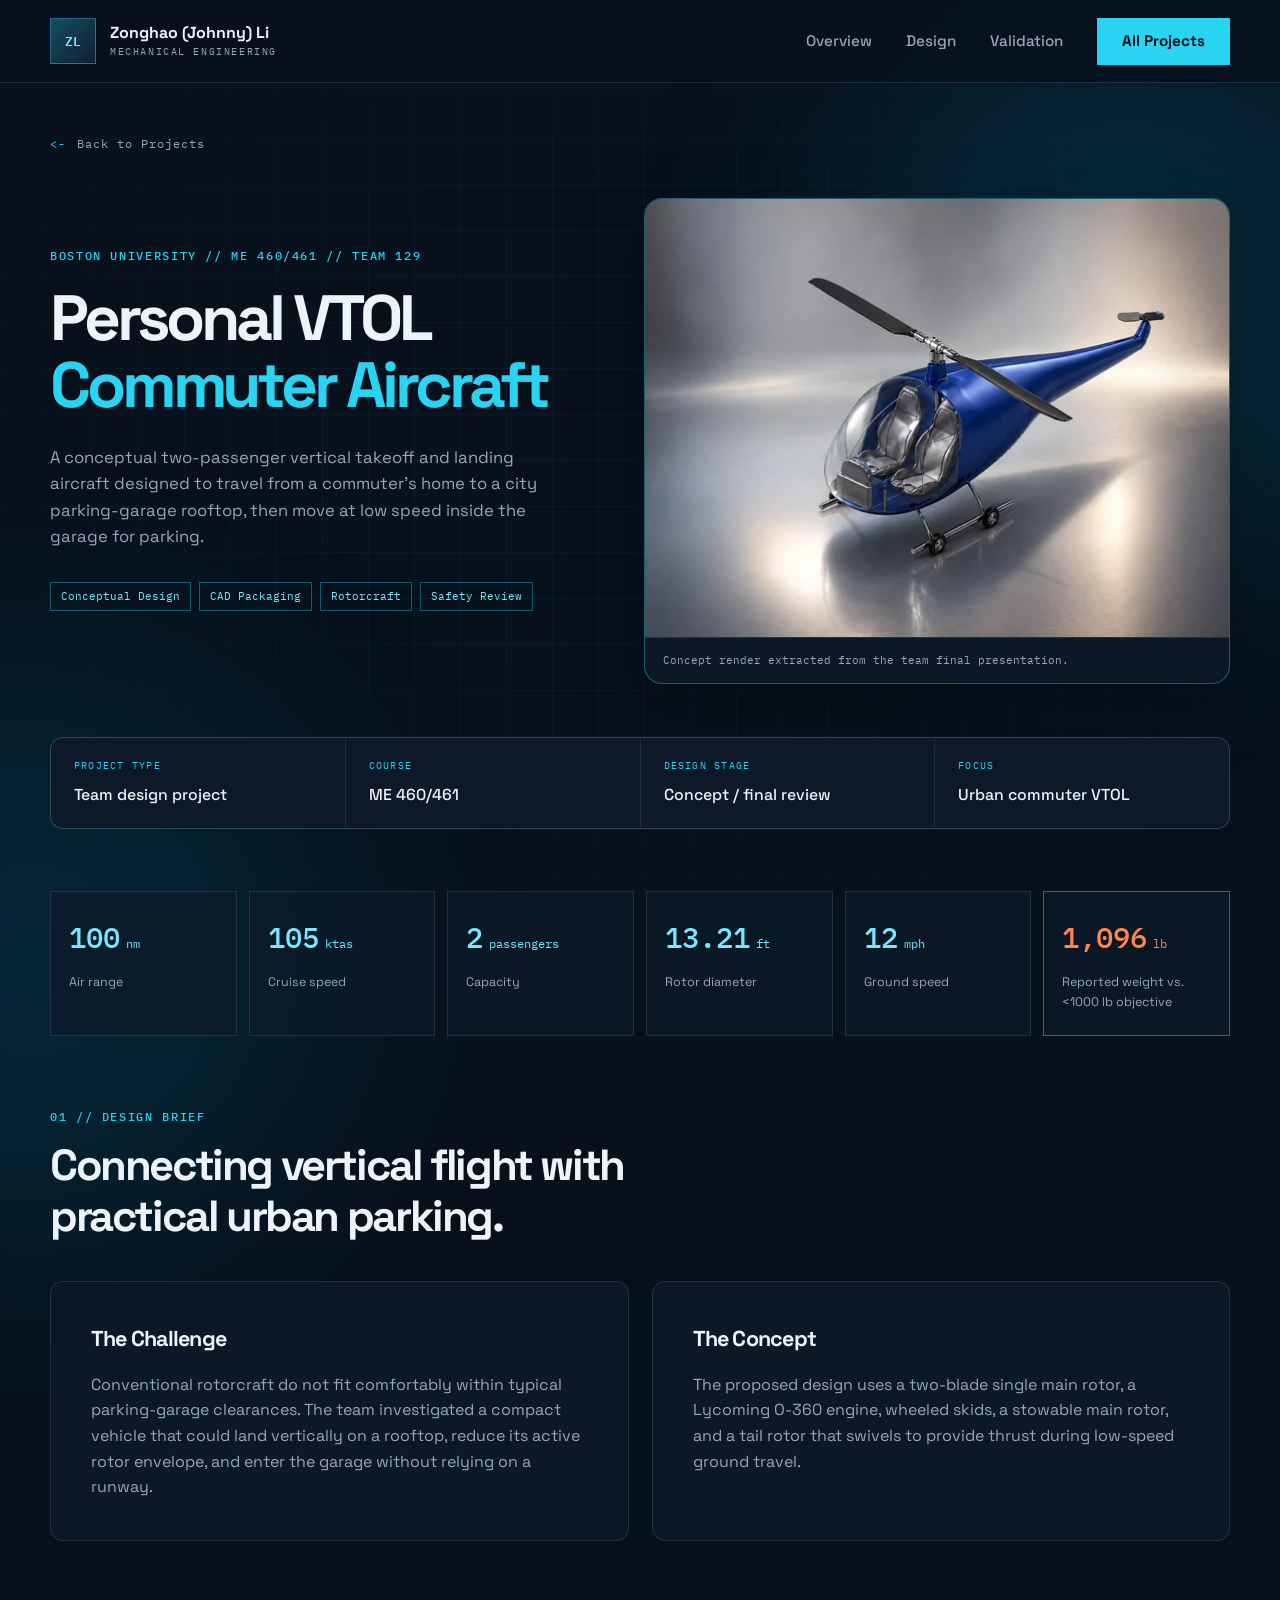
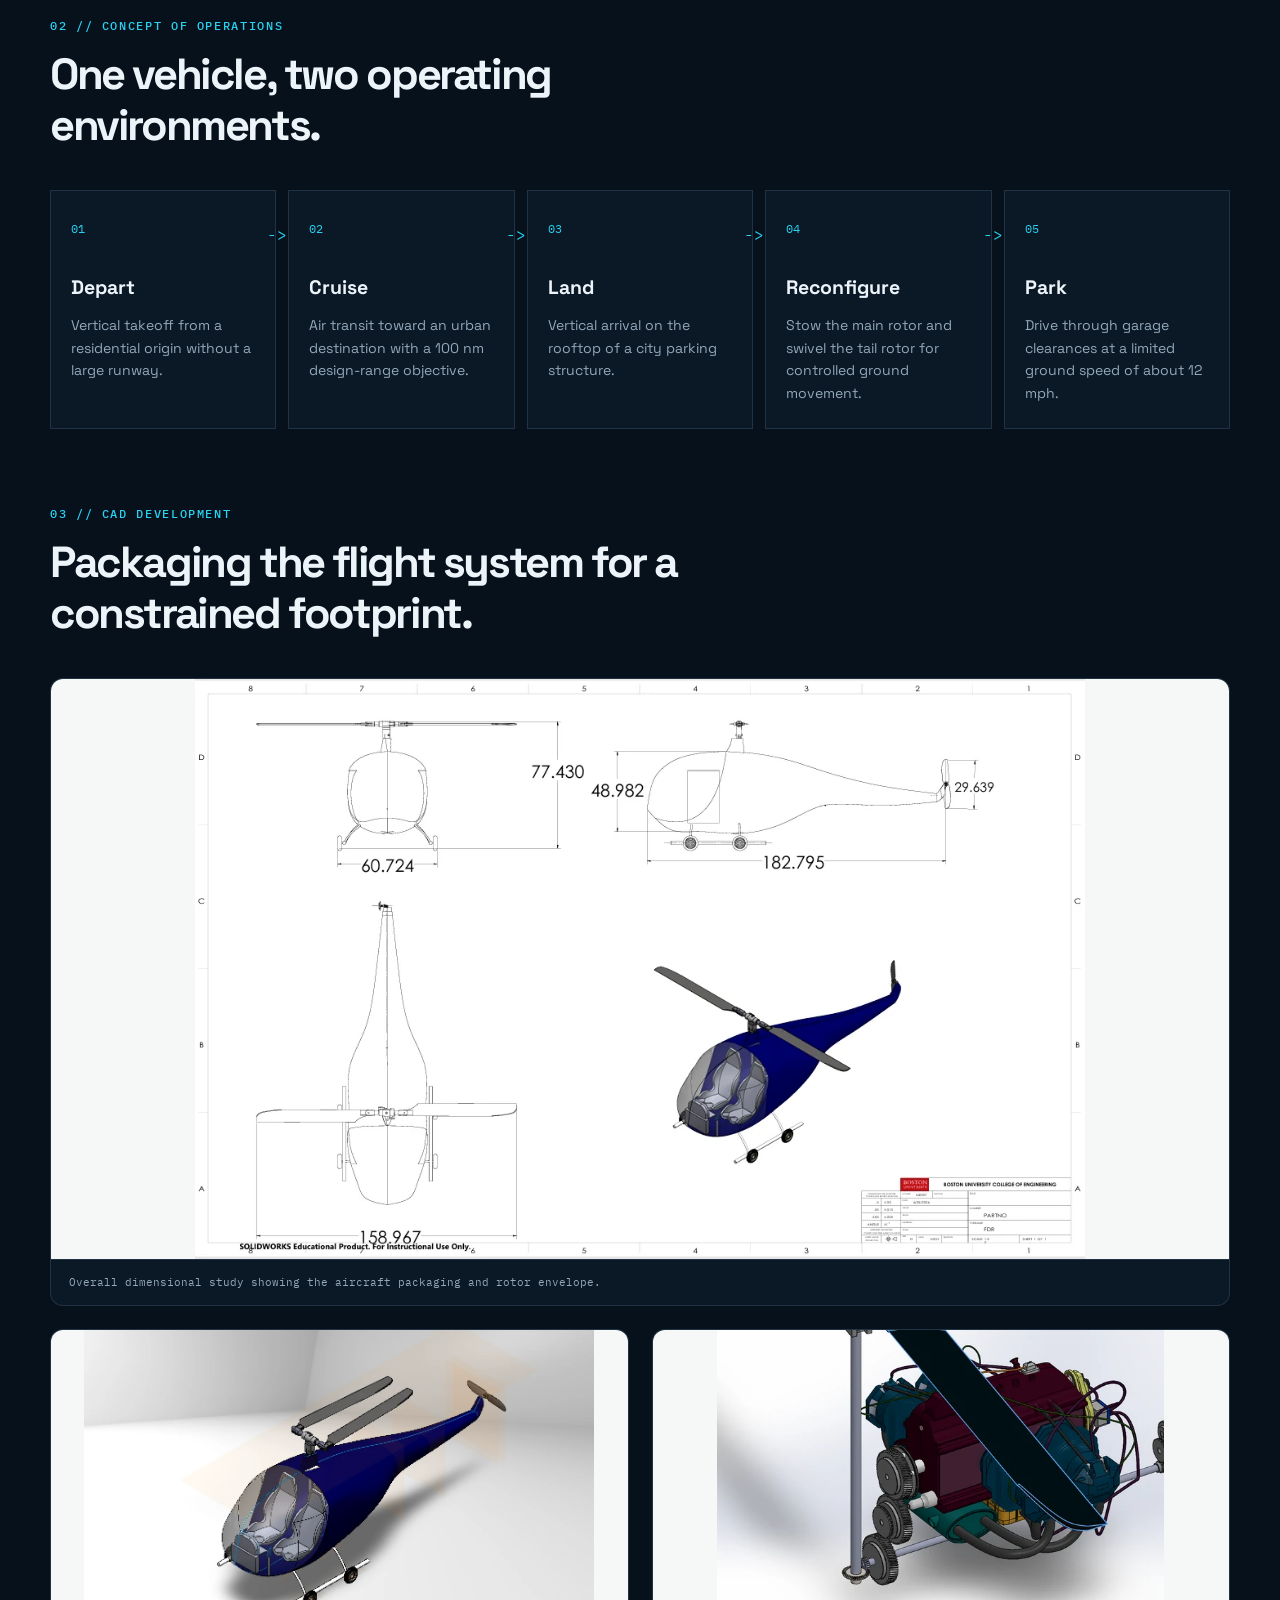
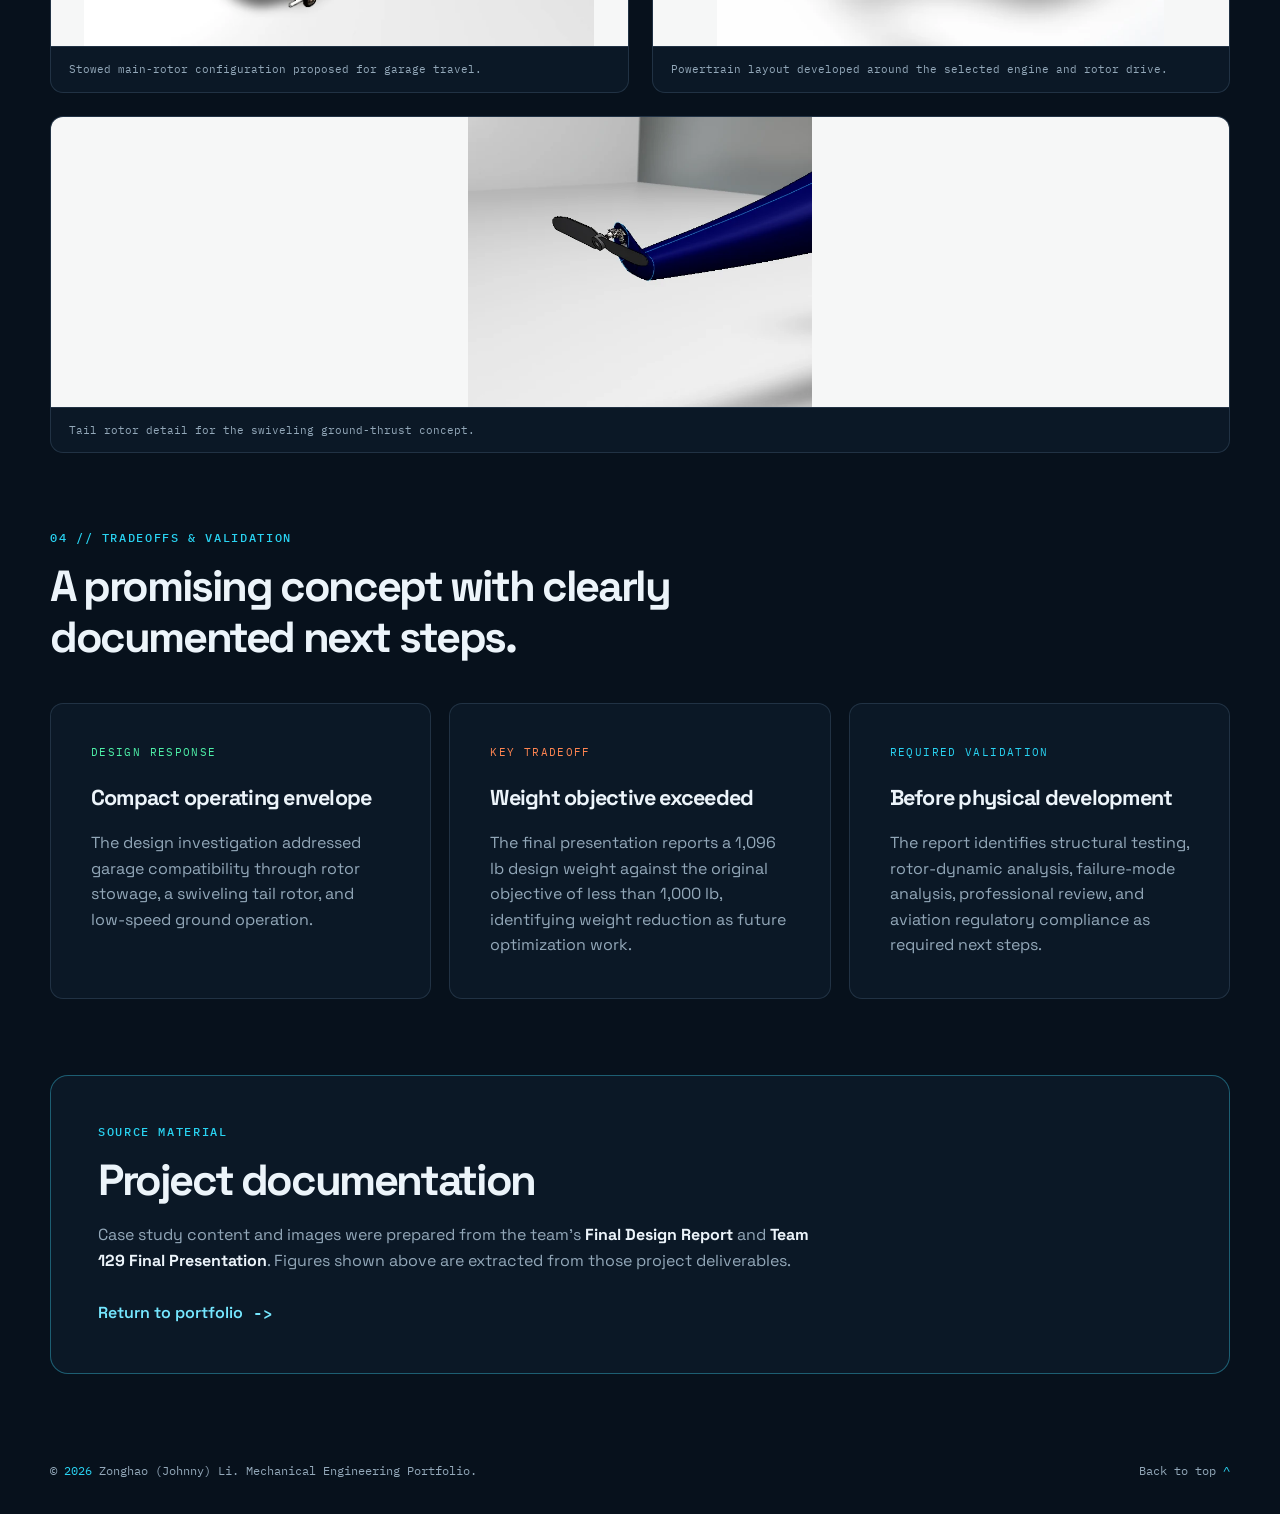
<file: vtol-commuter-aircraft.html>
<!doctype html>
<html lang="en">
  <head>
    <meta charset="UTF-8" />
    <meta name="viewport" content="width=device-width, initial-scale=1.0" />
    <meta
      name="description"
      content="Case study: Personal VTOL Commuter Aircraft conceptual design project for Boston University ME 460/461."
    />
    <title>Personal VTOL Commuter Aircraft | Zonghao (Johnny) Li</title>
    <link rel="preconnect" href="https://fonts.googleapis.com" />
    <link rel="preconnect" href="https://fonts.gstatic.com" crossorigin />
    <link
      href="https://fonts.googleapis.com/css2?family=IBM+Plex+Mono:wght@400;500;600&family=Space+Grotesk:wght@400;500;600;700&display=swap"
      rel="stylesheet"
    />
    <link rel="stylesheet" href="styles.css?v=11" />
    <script src="script.js?v=7" defer></script>
  </head>
  <body class="case-study-page" id="top">
    <div class="page-grid" aria-hidden="true"></div>
    <div class="page-glow page-glow--one" aria-hidden="true"></div>
    <div class="page-glow page-glow--two" aria-hidden="true"></div>

    <header class="site-header">
      <nav class="nav container" aria-label="Project navigation">
        <a class="brand" href="index.html#home" aria-label="Return to portfolio homepage">
          <span class="brand-mark">ZL</span>
          <span class="brand-copy">
            <strong>Zonghao (Johnny) Li</strong>
            <small>MECHANICAL ENGINEERING</small>
          </span>
        </a>
        <button class="nav-toggle" type="button" aria-expanded="false" aria-controls="nav-links">
          <span></span>
          <span></span>
          <span></span>
          <span class="sr-only">Open menu</span>
        </button>
        <div class="nav-links" id="nav-links">
          <a href="#overview">Overview</a>
          <a href="#design">Design</a>
          <a href="#validation">Validation</a>
          <a href="index.html#projects" class="button button--small">All Projects</a>
        </div>
      </nav>
    </header>

    <main>
      <section class="case-hero container">
        <a class="back-link" href="index.html#projects"><span>&lt;-</span> Back to Projects</a>
        <div class="case-hero-grid">
          <div class="case-intro reveal">
            <p class="eyebrow">BOSTON UNIVERSITY // ME 460/461 // TEAM 129</p>
            <h1>Personal VTOL<br /><span>Commuter Aircraft</span></h1>
            <p class="case-lede">
              A conceptual two-passenger vertical takeoff and landing aircraft designed to travel
              from a commuter's home to a city parking-garage rooftop, then move at low speed inside
              the garage for parking.
            </p>
            <div class="project-tags">
              <span>Conceptual Design</span>
              <span>CAD Packaging</span>
              <span>Rotorcraft</span>
              <span>Safety Review</span>
            </div>
          </div>
          <figure class="case-hero-media reveal">
            <img
              src="assets/vtol/hero-render.webp"
              alt="Rendered CAD model of a compact blue two-seat personal VTOL aircraft"
            />
            <figcaption>Concept render extracted from the team final presentation.</figcaption>
          </figure>
        </div>

        <div class="case-facts reveal" aria-label="Project information">
          <div>
            <p>PROJECT TYPE</p>
            <strong>Team design project</strong>
          </div>
          <div>
            <p>COURSE</p>
            <strong>ME 460/461</strong>
          </div>
          <div>
            <p>DESIGN STAGE</p>
            <strong>Concept / final review</strong>
          </div>
          <div>
            <p>FOCUS</p>
            <strong>Urban commuter VTOL</strong>
          </div>
        </div>
      </section>

      <section class="case-metrics container reveal" aria-label="Reported design values">
        <div>
          <strong>100</strong><span>nm</span>
          <p>Air range</p>
        </div>
        <div>
          <strong>105</strong><span>ktas</span>
          <p>Cruise speed</p>
        </div>
        <div>
          <strong>2</strong><span>passengers</span>
          <p>Capacity</p>
        </div>
        <div>
          <strong>13.21</strong><span>ft</span>
          <p>Rotor diameter</p>
        </div>
        <div>
          <strong>12</strong><span>mph</span>
          <p>Ground speed</p>
        </div>
        <div class="metric-tradeoff">
          <strong>1,096</strong><span>lb</span>
          <p>Reported weight vs. &lt;1000 lb objective</p>
        </div>
      </section>

      <section class="case-section container" id="overview">
        <div class="case-section-heading reveal">
          <p class="eyebrow">01 // DESIGN BRIEF</p>
          <h2>Connecting vertical flight with practical urban parking.</h2>
        </div>
        <div class="case-columns">
          <article class="case-copy-card reveal">
            <h3>The Challenge</h3>
            <p>
              Conventional rotorcraft do not fit comfortably within typical parking-garage
              clearances. The team investigated a compact vehicle that could land vertically on a
              rooftop, reduce its active rotor envelope, and enter the garage without relying on a runway.
            </p>
          </article>
          <article class="case-copy-card reveal">
            <h3>The Concept</h3>
            <p>
              The proposed design uses a two-blade single main rotor, a Lycoming O-360 engine,
              wheeled skids, a stowable main rotor, and a tail rotor that swivels to provide thrust
              during low-speed ground travel.
            </p>
          </article>
        </div>
      </section>

      <section class="case-section container">
        <div class="case-section-heading reveal">
          <p class="eyebrow">02 // CONCEPT OF OPERATIONS</p>
          <h2>One vehicle, two operating environments.</h2>
        </div>
        <div class="mission-flow">
          <article class="mission-step reveal">
            <span>01</span>
            <h3>Depart</h3>
            <p>Vertical takeoff from a residential origin without a large runway.</p>
          </article>
          <article class="mission-step reveal">
            <span>02</span>
            <h3>Cruise</h3>
            <p>Air transit toward an urban destination with a 100 nm design-range objective.</p>
          </article>
          <article class="mission-step reveal">
            <span>03</span>
            <h3>Land</h3>
            <p>Vertical arrival on the rooftop of a city parking structure.</p>
          </article>
          <article class="mission-step reveal">
            <span>04</span>
            <h3>Reconfigure</h3>
            <p>Stow the main rotor and swivel the tail rotor for controlled ground movement.</p>
          </article>
          <article class="mission-step reveal">
            <span>05</span>
            <h3>Park</h3>
            <p>Drive through garage clearances at a limited ground speed of about 12 mph.</p>
          </article>
        </div>
      </section>

      <section class="case-section container" id="design">
        <div class="case-section-heading reveal">
          <p class="eyebrow">03 // CAD DEVELOPMENT</p>
          <h2>Packaging the flight system for a constrained footprint.</h2>
        </div>
        <div class="cad-gallery">
          <figure class="gallery-wide reveal">
            <img
              src="assets/vtol/dimensions.webp"
              alt="Dimensioned four-view CAD drawing of the personal VTOL aircraft"
              loading="lazy"
            />
            <figcaption>
              Overall dimensional study showing the aircraft packaging and rotor envelope.
            </figcaption>
          </figure>
          <figure class="reveal">
            <img
              src="assets/vtol/stowed-rotor.webp"
              alt="CAD rendering of the aircraft with its main rotor blades folded for ground operation"
              loading="lazy"
            />
            <figcaption>Stowed main-rotor configuration proposed for garage travel.</figcaption>
          </figure>
          <figure class="reveal">
            <img
              src="assets/vtol/powertrain.webp"
              alt="CAD detail view of the aircraft engine and rotor powertrain arrangement"
              loading="lazy"
            />
            <figcaption>Powertrain layout developed around the selected engine and rotor drive.</figcaption>
          </figure>
          <figure class="gallery-small reveal">
            <img
              src="assets/vtol/tail-rotor.webp"
              alt="CAD close-up of the aircraft swiveling tail rotor mechanism"
              loading="lazy"
            />
            <figcaption>Tail rotor detail for the swiveling ground-thrust concept.</figcaption>
          </figure>
        </div>
      </section>

      <section class="case-section container" id="validation">
        <div class="case-section-heading reveal">
          <p class="eyebrow">04 // TRADEOFFS &amp; VALIDATION</p>
          <h2>A promising concept with clearly documented next steps.</h2>
        </div>
        <div class="validation-grid">
          <article class="validation-card reveal">
            <p class="validation-status success">DESIGN RESPONSE</p>
            <h3>Compact operating envelope</h3>
            <p>
              The design investigation addressed garage compatibility through rotor stowage,
              a swiveling tail rotor, and low-speed ground operation.
            </p>
          </article>
          <article class="validation-card reveal">
            <p class="validation-status warning">KEY TRADEOFF</p>
            <h3>Weight objective exceeded</h3>
            <p>
              The final presentation reports a 1,096 lb design weight against the original objective
              of less than 1,000 lb, identifying weight reduction as future optimization work.
            </p>
          </article>
          <article class="validation-card reveal">
            <p class="validation-status pending">REQUIRED VALIDATION</p>
            <h3>Before physical development</h3>
            <p>
              The report identifies structural testing, rotor-dynamic analysis, failure-mode analysis,
              professional review, and aviation regulatory compliance as required next steps.
            </p>
          </article>
        </div>
      </section>

      <section class="case-source container reveal">
        <p class="eyebrow">SOURCE MATERIAL</p>
        <h2>Project documentation</h2>
        <p>
          Case study content and images were prepared from the team's
          <strong>Final Design Report</strong> and <strong>Team 129 Final Presentation</strong>.
          Figures shown above are extracted from those project deliverables.
        </p>
        <a class="text-link" href="index.html#projects">Return to portfolio <span>-></span></a>
      </section>
    </main>

    <footer class="site-footer container">
      <p>&copy; <span id="year"></span> Zonghao (Johnny) Li. Mechanical Engineering Portfolio.</p>
      <a href="#top">Back to top <span>^</span></a>
    </footer>
  </body>
</html>
</file>
<file: styles.css>
:root {
  --background: #07111c;
  --surface: rgba(13, 26, 41, 0.9);
  --surface-strong: #0d1928;
  --surface-light: #111f31;
  --ink: #ecf4fa;
  --muted: #93a8b9;
  --line: rgba(119, 157, 185, 0.2);
  --line-bright: rgba(60, 207, 239, 0.38);
  --accent: #29d3f2;
  --accent-bright: #75e7ff;
  --accent-dark: #0ea8c7;
  --orange: #ff8551;
  --success: #4ef0a8;
  --shadow: 0 22px 70px rgba(0, 0, 0, 0.32);
  --radius-large: 18px;
  --radius-medium: 13px;
  --container: 1180px;
}

* {
  box-sizing: border-box;
}

html {
  scroll-behavior: smooth;
}

body {
  margin: 0;
  min-width: 320px;
  background: var(--background);
  color: var(--ink);
  font-family: "Space Grotesk", Arial, sans-serif;
  line-height: 1.6;
}

a {
  color: inherit;
  text-decoration: none;
}

p,
h1,
h2,
h3,
dl,
dd,
figure {
  margin: 0;
}

img {
  display: block;
  max-width: 100%;
}

.container {
  width: min(var(--container), calc(100% - 48px));
  margin: 0 auto;
}

.page-grid {
  position: fixed;
  inset: 0;
  z-index: -2;
  background-image:
    linear-gradient(rgba(48, 91, 118, 0.11) 1px, transparent 1px),
    linear-gradient(90deg, rgba(48, 91, 118, 0.11) 1px, transparent 1px);
  background-size: 46px 46px;
  mask-image: radial-gradient(ellipse at center, black 34%, transparent 90%);
  pointer-events: none;
}

.page-glow {
  position: fixed;
  z-index: -1;
  border-radius: 50%;
  filter: blur(120px);
  opacity: 0.22;
  pointer-events: none;
}

.page-glow--one {
  top: 1rem;
  right: -8rem;
  width: 35rem;
  height: 35rem;
  background: #007fa6;
}

.page-glow--two {
  top: 42rem;
  left: -16rem;
  width: 36rem;
  height: 36rem;
  background: #006c8e;
}

.site-header {
  position: sticky;
  top: 0;
  z-index: 10;
  background: rgba(7, 17, 28, 0.78);
  border-bottom: 1px solid var(--line);
  backdrop-filter: blur(20px);
}

.nav {
  position: relative;
  display: flex;
  align-items: center;
  justify-content: space-between;
  height: 82px;
}

.brand {
  display: inline-flex;
  align-items: center;
  gap: 14px;
}

.brand-mark {
  display: grid;
  place-items: center;
  width: 46px;
  height: 46px;
  border: 1px solid var(--line-bright);
  background:
    linear-gradient(135deg, rgba(41, 211, 242, 0.25), transparent),
    var(--surface-light);
  color: var(--accent-bright);
  font-family: "IBM Plex Mono", monospace;
  font-size: 0.8rem;
  font-weight: 600;
}

.brand-copy {
  display: flex;
  flex-direction: column;
  line-height: 1.25;
}

.brand-copy strong {
  font-size: 1rem;
  font-weight: 700;
}

.brand-copy small {
  margin-top: 3px;
  color: var(--muted);
  font-family: "IBM Plex Mono", monospace;
  font-size: 0.62rem;
  letter-spacing: 0.16em;
}

.nav-links {
  display: flex;
  align-items: center;
  gap: 34px;
  color: var(--muted);
  font-size: 0.95rem;
  font-weight: 500;
}

.nav-links > a:hover,
.site-footer a:hover {
  color: var(--accent-bright);
}

.nav-toggle {
  display: none;
  width: 46px;
  padding: 10px;
  border: 1px solid var(--line-bright);
  background: var(--surface);
  cursor: pointer;
}

.nav-toggle span:not(.sr-only) {
  display: block;
  height: 2px;
  margin: 6px 0;
  background: var(--accent-bright);
  transition: transform 180ms ease, opacity 180ms ease;
}

.button {
  display: inline-flex;
  align-items: center;
  justify-content: center;
  min-height: 53px;
  padding: 0 28px;
  border: 1px solid rgba(41, 211, 242, 0.58);
  background: var(--accent);
  color: #04101a;
  font-weight: 700;
  transition: transform 180ms ease, background-color 180ms ease, box-shadow 180ms ease;
}

.button:hover {
  background: var(--accent-bright);
  box-shadow: 0 0 28px rgba(41, 211, 242, 0.25);
  transform: translateY(-2px);
}

.button--small {
  min-height: 47px;
  padding: 0 24px;
  color: #04101a;
}

.nav-links .button--small:hover {
  color: #04101a;
}

.text-link {
  display: inline-flex;
  align-items: center;
  gap: 10px;
  color: var(--accent-bright);
  font-weight: 600;
}

.text-link span {
  font-family: "IBM Plex Mono", monospace;
  transition: transform 180ms ease;
}

.text-link:hover span {
  transform: translateX(5px);
}

.eyebrow {
  color: var(--accent);
  font-family: "IBM Plex Mono", monospace;
  font-size: 0.73rem;
  font-weight: 500;
  letter-spacing: 0.14em;
}

.signal {
  display: inline-block;
  width: 8px;
  height: 8px;
  margin-right: 10px;
  border-radius: 50%;
  background: var(--success);
  box-shadow: 0 0 12px var(--success);
}

.hero {
  display: block;
  min-height: calc(100vh - 82px);
  padding: clamp(78px, 10vh, 104px) 0 60px;
}

.hero-copy h1 {
  max-width: 900px;
  margin: 22px 0 23px;
  font-size: clamp(3.5rem, 6.5vw, 5.55rem);
  font-weight: 700;
  line-height: 1.02;
  letter-spacing: -0.065em;
}

.hero-copy h1 span {
  color: var(--accent);
}

.hero-description {
  max-width: 680px;
  color: var(--muted);
  font-size: 1.08rem;
}

.hero-description strong {
  color: var(--ink);
}

.hero-actions {
  display: flex;
  align-items: center;
  gap: 29px;
  margin-top: 40px;
}

.hero-features {
  display: grid;
  grid-template-columns: repeat(4, 1fr);
  max-width: 1120px;
  margin-top: clamp(62px, 8vh, 84px);
  border: 1px solid var(--line-bright);
  border-radius: var(--radius-medium);
  background: var(--surface);
  box-shadow: var(--shadow);
}

.hero-features article {
  min-height: 134px;
  padding: 23px 21px;
}

.hero-features article + article {
  border-left: 1px solid var(--line);
}

.hero-features p {
  margin-bottom: 17px;
  color: var(--accent-bright);
  font-family: "IBM Plex Mono", monospace;
  font-size: 0.62rem;
  letter-spacing: 0.13em;
}

.hero-features h2 {
  margin-bottom: 10px;
  font-size: 1.07rem;
  line-height: 1.32;
}

.hero-features span {
  display: block;
  color: var(--muted);
  font-size: 0.72rem;
  line-height: 1.55;
}

.section {
  padding: 46px 0 72px;
}

.section-heading {
  display: flex;
  align-items: end;
  justify-content: space-between;
  gap: 40px;
  margin-bottom: 39px;
}

.section-heading h2,
.about-card h2,
.contact h2 {
  margin-top: 11px;
  font-size: clamp(2.05rem, 3.2vw, 2.75rem);
  line-height: 1.18;
  letter-spacing: -0.055em;
}

.section-note {
  max-width: 400px;
  color: var(--muted);
  font-size: 0.9rem;
  text-align: right;
}

.project-grid {
  display: grid;
  grid-template-columns: repeat(2, 1fr);
  gap: 23px;
}

.project-card {
  overflow: hidden;
  border: 1px solid var(--line);
  border-radius: var(--radius-medium);
  background: var(--surface);
  transition: border-color 180ms ease, transform 180ms ease;
}

.project-card:hover {
  border-color: var(--line-bright);
  transform: translateY(-3px);
}

.project-card--large {
  grid-column: span 2;
  display: grid;
  grid-template-columns: 1.05fr 0.95fr;
}

.project-visual {
  position: relative;
  display: flex;
  justify-content: center;
  align-items: center;
  min-height: 286px;
  overflow: hidden;
  border-bottom: 1px solid var(--line);
}

.project-card--large .project-visual {
  min-height: 384px;
  border-right: 1px solid var(--line);
  border-bottom: 0;
}

.project-preview-media {
  position: relative;
  min-height: 384px;
  overflow: hidden;
  border-right: 1px solid var(--line);
  background: #091724;
}

.project-preview-media img {
  width: 100%;
  height: 100%;
  min-height: 384px;
  object-fit: cover;
}

.project-preview-media::after {
  content: "";
  position: absolute;
  inset: 0;
  background: linear-gradient(0deg, rgba(7, 17, 28, 0.7), transparent 34%);
}

.project-preview-media figcaption {
  position: absolute;
  bottom: 22px;
  left: 25px;
  z-index: 1;
  color: var(--ink);
  font-family: "IBM Plex Mono", monospace;
  font-size: 0.63rem;
  letter-spacing: 0.1em;
}

.visual-vtol {
  background:
    linear-gradient(rgba(40, 86, 112, 0.17) 1px, transparent 1px),
    linear-gradient(90deg, rgba(40, 86, 112, 0.17) 1px, transparent 1px),
    #091724;
  background-size: 31px 31px;
}

.vtol-rotor {
  position: absolute;
  width: min(78%, 395px);
  height: 4px;
  background: var(--accent);
  box-shadow: 0 0 13px rgba(41, 211, 242, 0.7);
}

.vtol-rotor::before,
.vtol-rotor::after {
  content: "";
  position: absolute;
  top: -8px;
  width: 2px;
  height: 20px;
  background: var(--accent-bright);
}

.vtol-rotor::before {
  left: 0;
}

.vtol-rotor::after {
  right: 0;
}

.vtol-body {
  position: relative;
  width: 235px;
  height: 65px;
  margin-top: 54px;
  border: 2px solid rgba(41, 211, 242, 0.82);
  border-radius: 51% 24% 26% 43%;
  background: rgba(41, 211, 242, 0.08);
}

.vtol-cabin {
  position: absolute;
  top: 12px;
  left: 48px;
  width: 68px;
  height: 24px;
  border: 1px solid var(--accent-bright);
  border-radius: 55% 45% 8px 8px;
}

.vtol-tail {
  position: absolute;
  top: 25px;
  right: -109px;
  width: 112px;
  height: 9px;
  background: rgba(41, 211, 242, 0.82);
  transform: skewY(-5deg);
}

.vtol-tail-rotor {
  position: absolute;
  top: -4px;
  right: -130px;
  width: 39px;
  height: 39px;
  border: 2px solid var(--accent);
  border-radius: 50%;
}

.vtol-tail-rotor::before,
.vtol-tail-rotor::after {
  content: "";
  position: absolute;
  top: 17px;
  left: 4px;
  width: 27px;
  height: 2px;
  background: var(--accent-bright);
}

.vtol-tail-rotor::after {
  transform: rotate(90deg);
}

.project-metrics {
  display: grid;
  grid-template-columns: repeat(3, 1fr);
  gap: 9px;
  margin: 2px 0 22px;
}

.project-metrics div {
  padding: 12px 10px;
  border: 1px solid var(--line);
  background: rgba(41, 211, 242, 0.04);
}

.project-metrics dt {
  color: var(--accent-bright);
  font-family: "IBM Plex Mono", monospace;
  font-size: 0.94rem;
}

.project-metrics dd {
  color: var(--muted);
  font-size: 0.65rem;
}

.project-note {
  padding-top: 18px;
  border-top: 1px solid var(--line);
  color: var(--muted);
  font-size: 0.82rem;
}

.case-link {
  align-self: flex-start;
}

.placeholder-note {
  color: var(--muted);
  font-family: "IBM Plex Mono", monospace;
  font-size: 0.68rem;
  letter-spacing: 0.11em;
  text-transform: uppercase;
}

.dimension {
  position: absolute;
  color: var(--accent-bright);
  font-family: "IBM Plex Mono", monospace;
  font-size: 0.67rem;
  letter-spacing: 0.13em;
}

.dimension--top {
  top: 31px;
  right: 38px;
}

.dimension--bottom {
  bottom: 30px;
  left: 35px;
  color: var(--muted);
}

.visual-fea {
  background: #091624;
}

.mesh {
  width: 225px;
  height: 116px;
  transform: skew(-14deg);
  clip-path: polygon(0 22%, 74% 0, 100% 28%, 83% 100%, 13% 86%);
  background:
    linear-gradient(110deg, #15628a, #20d4ef 48%, #ffd056 70%, #ff6c46),
    #142537;
  opacity: 0.92;
}

.mesh::after {
  content: "";
  display: block;
  width: 100%;
  height: 100%;
  background-image:
    linear-gradient(rgba(4, 16, 27, 0.25) 1px, transparent 1px),
    linear-gradient(90deg, rgba(4, 16, 27, 0.25) 1px, transparent 1px);
  background-size: 15px 15px;
}

.stress-scale {
  position: absolute;
  top: 32px;
  right: 29px;
  display: flex;
  flex-direction: column;
  gap: 7px;
  color: var(--muted);
  font-family: "IBM Plex Mono", monospace;
  font-size: 0.6rem;
}

.stress-scale i {
  display: block;
  width: 6px;
  height: 72px;
  margin: 0 auto;
  background: linear-gradient(#ff5f3b, #ffe34f, #26dcf2, #164886);
}

.visual-fea p {
  position: absolute;
  bottom: 24px;
  left: 29px;
  color: var(--muted);
  font-family: "IBM Plex Mono", monospace;
  font-size: 0.66rem;
  letter-spacing: 0.12em;
}

.visual-thermal {
  flex-direction: column;
  align-items: stretch;
  gap: 22px;
  padding: 38px;
  background: #091624;
}

.thermal-chart {
  position: relative;
  height: 122px;
  border-left: 1px solid var(--line-bright);
  border-bottom: 1px solid var(--line-bright);
  background-image: linear-gradient(rgba(42, 95, 123, 0.2) 1px, transparent 1px);
  background-size: 100% 31px;
}

.thermal-line {
  position: absolute;
  inset: 0;
  clip-path: polygon(0 76%, 18% 64%, 38% 55%, 57% 42%, 74% 31%, 100% 13%, 100% 16%, 74% 34%, 57% 45%, 38% 58%, 18% 67%, 0 79%);
  background: var(--orange);
  filter: drop-shadow(0 0 8px rgba(255, 133, 81, 0.6));
}

.thermal-reading {
  display: flex;
  justify-content: space-between;
  color: var(--muted);
  font-family: "IBM Plex Mono", monospace;
  font-size: 0.64rem;
  letter-spacing: 0.1em;
}

.thermal-reading strong {
  color: var(--orange);
}

.project-content {
  padding: 30px 31px 33px;
}

.project-card--large .project-content {
  display: flex;
  flex-direction: column;
  justify-content: center;
  padding: 49px 45px;
}

.project-type {
  color: var(--accent);
  font-family: "IBM Plex Mono", monospace;
  font-size: 0.66rem;
  font-weight: 500;
  letter-spacing: 0.12em;
}

.project-content h3 {
  margin: 15px 0 12px;
  font-size: 1.52rem;
  line-height: 1.3;
  letter-spacing: -0.035em;
}

.project-content > p:not(.project-type) {
  margin-bottom: 20px;
  color: var(--muted);
}

.project-tags {
  display: flex;
  flex-wrap: wrap;
  gap: 8px;
  margin-bottom: 24px;
}

.project-tags span {
  padding: 5px 10px;
  border: 1px solid var(--line-bright);
  color: var(--accent-bright);
  font-family: "IBM Plex Mono", monospace;
  font-size: 0.66rem;
}

.about {
  display: grid;
  grid-template-columns: 1.02fr 0.98fr;
  gap: 23px;
}

.about-card,
.skills {
  padding: clamp(30px, 4vw, 48px);
  border: 1px solid var(--line);
  border-radius: var(--radius-large);
  background: var(--surface);
}

.about-card > p:not(.eyebrow) {
  margin: 20px 0 28px;
  color: var(--muted);
}

.chip-list {
  display: flex;
  flex-wrap: wrap;
  gap: 12px;
  margin-top: 34px;
}

.chip-list span {
  padding: 10px 15px;
  border: 1px solid var(--line-bright);
  background: rgba(41, 211, 242, 0.06);
  color: var(--ink);
  font-family: "IBM Plex Mono", monospace;
  font-size: 0.78rem;
}

.contact {
  position: relative;
  overflow: hidden;
  margin-top: 25px;
  margin-bottom: 58px;
  padding: clamp(44px, 6vw, 78px);
  border: 1px solid var(--line-bright);
  border-radius: var(--radius-large);
  background:
    radial-gradient(circle at 50% -20%, rgba(41, 211, 242, 0.2), transparent 54%),
    var(--surface);
  text-align: center;
}

.contact::before,
.contact::after {
  content: "";
  position: absolute;
  width: 88px;
  height: 1px;
  top: 26px;
  background: var(--accent);
}

.contact::before {
  left: 27px;
}

.contact::after {
  right: 27px;
}

.contact h2 {
  max-width: 700px;
  margin: 14px auto 18px;
}

.contact > p:not(.eyebrow) {
  max-width: 590px;
  margin: 0 auto;
  color: var(--muted);
}

.contact-actions {
  display: flex;
  flex-wrap: wrap;
  align-items: center;
  justify-content: center;
  gap: 29px;
  margin-top: 39px;
}

.social-link {
  color: var(--muted);
  font-weight: 600;
}

.social-link:hover {
  color: var(--accent-bright);
}

.site-footer {
  display: flex;
  justify-content: space-between;
  padding: 0 0 34px;
  color: var(--muted);
  font-family: "IBM Plex Mono", monospace;
  font-size: 0.72rem;
}

.site-footer span {
  color: var(--accent);
}

.case-study-page .site-footer {
  padding-top: 28px;
}

.case-hero {
  padding: 47px 0 62px;
}

.back-link {
  display: inline-flex;
  align-items: center;
  gap: 11px;
  margin-bottom: 45px;
  color: var(--muted);
  font-family: "IBM Plex Mono", monospace;
  font-size: 0.76rem;
  letter-spacing: 0.08em;
}

.back-link:hover {
  color: var(--accent-bright);
}

.back-link span {
  color: var(--accent);
}

.case-hero-grid {
  display: grid;
  grid-template-columns: 0.95fr 1.05fr;
  align-items: center;
  gap: 64px;
}

.case-intro h1 {
  margin: 19px 0 25px;
  font-size: clamp(3rem, 5vw, 4.35rem);
  line-height: 1.05;
  letter-spacing: -0.065em;
}

.case-intro h1 span {
  color: var(--accent);
}

.case-lede {
  margin-bottom: 31px;
  max-width: 520px;
  color: var(--muted);
  font-size: 1.04rem;
}

.case-hero-media {
  overflow: hidden;
  border: 1px solid var(--line-bright);
  border-radius: var(--radius-large);
  background: var(--surface);
  box-shadow: var(--shadow);
}

.case-hero-media img {
  width: 100%;
  aspect-ratio: 4 / 3;
  object-fit: cover;
}

.case-hero-media figcaption,
.cad-gallery figcaption {
  padding: 14px 18px;
  border-top: 1px solid var(--line);
  color: var(--muted);
  font-family: "IBM Plex Mono", monospace;
  font-size: 0.67rem;
  line-height: 1.55;
}

.case-facts {
  display: grid;
  grid-template-columns: repeat(4, 1fr);
  gap: 1px;
  margin-top: 53px;
  overflow: hidden;
  border: 1px solid var(--line);
  border-radius: var(--radius-medium);
  background: var(--line);
}

.case-facts div {
  padding: 20px 23px;
  background: var(--surface-strong);
}

.case-facts p {
  margin-bottom: 8px;
  color: var(--accent);
  font-family: "IBM Plex Mono", monospace;
  font-size: 0.64rem;
  letter-spacing: 0.12em;
}

.case-facts strong {
  font-size: 0.99rem;
  font-weight: 500;
}

.case-metrics {
  display: grid;
  grid-template-columns: repeat(6, 1fr);
  gap: 12px;
  margin-bottom: 72px;
}

.case-metrics div {
  min-height: 132px;
  padding: 22px 18px;
  border: 1px solid var(--line);
  background: rgba(13, 26, 41, 0.74);
}

.case-metrics strong {
  color: var(--accent-bright);
  font-family: "IBM Plex Mono", monospace;
  font-size: clamp(1.45rem, 2.4vw, 1.8rem);
  font-weight: 500;
}

.case-metrics span {
  margin-left: 6px;
  color: var(--accent-bright);
  font-family: "IBM Plex Mono", monospace;
  font-size: 0.72rem;
}

.case-metrics p {
  margin-top: 13px;
  color: var(--muted);
  font-size: 0.78rem;
}

.case-metrics .metric-tradeoff {
  border-color: rgba(255, 133, 81, 0.48);
}

.case-metrics .metric-tradeoff strong,
.case-metrics .metric-tradeoff span {
  color: var(--orange);
}

.case-section {
  padding: 0 0 76px;
}

.case-section-heading {
  max-width: 730px;
  margin-bottom: 39px;
}

.case-section-heading h2,
.case-source h2 {
  margin-top: 13px;
  font-size: clamp(2rem, 3.5vw, 2.72rem);
  line-height: 1.18;
  letter-spacing: -0.055em;
}

.case-columns {
  display: grid;
  grid-template-columns: repeat(2, 1fr);
  gap: 23px;
}

.case-copy-card,
.validation-card {
  padding: clamp(28px, 3.7vw, 40px);
  border: 1px solid var(--line);
  border-radius: var(--radius-medium);
  background: var(--surface);
}

.case-copy-card h3,
.validation-card h3 {
  margin-bottom: 15px;
  font-size: 1.35rem;
  letter-spacing: -0.035em;
}

.case-copy-card p,
.validation-card p:not(.validation-status) {
  color: var(--muted);
}

.mission-flow {
  display: grid;
  grid-template-columns: repeat(5, 1fr);
  gap: 12px;
}

.mission-step {
  position: relative;
  min-height: 218px;
  padding: 24px 20px;
  border: 1px solid var(--line);
  background: var(--surface);
}

.mission-step:not(:last-child)::after {
  content: "->";
  position: absolute;
  top: 31px;
  right: -12px;
  z-index: 1;
  color: var(--accent);
  font-family: "IBM Plex Mono", monospace;
}

.mission-step span {
  color: var(--accent);
  font-family: "IBM Plex Mono", monospace;
  font-size: 0.72rem;
}

.mission-step h3 {
  margin: 31px 0 11px;
  font-size: 1.22rem;
}

.mission-step p {
  color: var(--muted);
  font-size: 0.88rem;
}

.design-review-flow {
  grid-template-columns: repeat(4, 1fr);
}

.cad-gallery {
  display: grid;
  grid-template-columns: repeat(2, 1fr);
  gap: 23px;
}

.cad-gallery figure {
  display: flex;
  flex-direction: column;
  overflow: hidden;
  border: 1px solid var(--line);
  border-radius: var(--radius-medium);
  background: var(--surface);
}

.cad-gallery img {
  width: 100%;
  height: 316px;
  object-fit: contain;
  background: #f6f7f7;
}

.cad-gallery .gallery-wide {
  grid-column: span 2;
}

.cad-gallery .gallery-wide img {
  height: auto;
  max-height: 580px;
}

.cad-gallery .gallery-small {
  grid-column: span 2;
}

.cad-gallery .gallery-small img {
  height: 290px;
}

.f67-gallery .gallery-wide img {
  background: #eef1f4;
}

.analysis-gallery {
  display: grid;
  grid-template-columns: 0.8fr 1.2fr;
  gap: 23px;
}

.analysis-figure {
  display: flex;
  flex-direction: column;
  overflow: hidden;
  border: 1px solid var(--line);
  border-radius: var(--radius-medium);
  background: var(--surface);
}

.analysis-figure img {
  width: 100%;
  height: 372px;
  object-fit: contain;
  background: #f4f4ea;
}

.prototype-gallery img {
  object-fit: cover;
  background: #101a22;
}

.case-video {
  overflow: hidden;
  border: 1px solid var(--line);
  border-radius: var(--radius-medium);
  background: var(--surface);
}

.case-video video {
  display: block;
  width: 100%;
  max-height: 680px;
  background: #04090d;
}

.case-video figcaption {
  padding: 16px 19px;
  border-top: 1px solid var(--line);
  color: var(--muted);
  font-family: "IBM Plex Mono", monospace;
  font-size: 0.67rem;
  line-height: 1.6;
}

.analysis-figure figcaption {
  flex: 1;
  padding: 16px 19px;
  border-top: 1px solid var(--line);
  color: var(--muted);
  font-family: "IBM Plex Mono", monospace;
  font-size: 0.67rem;
  line-height: 1.6;
}

.validation-grid {
  display: grid;
  grid-template-columns: repeat(3, 1fr);
  gap: 18px;
}

.validation-status {
  margin-bottom: 20px;
  font-family: "IBM Plex Mono", monospace;
  font-size: 0.66rem;
  letter-spacing: 0.13em;
}

.validation-status.success {
  color: var(--success);
}

.validation-status.warning {
  color: var(--orange);
}

.validation-status.pending {
  color: var(--accent);
}

.case-source {
  margin-bottom: 60px;
  padding: clamp(32px, 4vw, 47px);
  border: 1px solid var(--line-bright);
  border-radius: var(--radius-large);
  background: var(--surface);
}

.case-source h2 {
  margin-bottom: 16px;
}

.case-source > p:not(.eyebrow) {
  max-width: 740px;
  margin-bottom: 27px;
  color: var(--muted);
}

.case-source strong {
  color: var(--ink);
}

.case-source-actions {
  display: flex;
  align-items: center;
  gap: 29px;
  flex-wrap: wrap;
}

.sr-only {
  position: absolute;
  width: 1px;
  height: 1px;
  overflow: hidden;
  clip-path: inset(50%);
  white-space: nowrap;
}

.reveal {
  opacity: 0;
  transform: translateY(22px);
  transition: opacity 600ms ease, transform 600ms ease;
}

.reveal.is-visible {
  opacity: 1;
  transform: translateY(0);
}

@media (max-width: 960px) {
  .hero {
    min-height: auto;
    padding: 72px 0 66px;
  }

  .hero-features {
    grid-template-columns: repeat(2, 1fr);
  }

  .hero-features article:nth-child(3) {
    border-top: 1px solid var(--line);
    border-left: 0;
  }

  .hero-features article:nth-child(4) {
    border-top: 1px solid var(--line);
  }

  .project-card--large {
    grid-template-columns: 1fr;
  }

  .project-card--large .project-visual {
    border-right: 0;
    border-bottom: 1px solid var(--line);
  }

  .project-preview-media {
    border-right: 0;
    border-bottom: 1px solid var(--line);
  }

  .project-card--large .project-content {
    padding: 33px 31px 36px;
  }

  .about {
    grid-template-columns: 1fr;
  }

  .case-hero-grid {
    grid-template-columns: 1fr;
    gap: 42px;
  }

  .case-facts {
    grid-template-columns: repeat(2, 1fr);
  }

  .case-metrics {
    grid-template-columns: repeat(3, 1fr);
  }

  .mission-flow {
    grid-template-columns: repeat(2, 1fr);
  }

  .design-review-flow {
    grid-template-columns: repeat(2, 1fr);
  }

  .mission-step:last-child {
    grid-column: span 2;
  }

  .validation-grid {
    grid-template-columns: 1fr;
  }

  .analysis-gallery {
    grid-template-columns: 1fr;
  }
}

@media (max-width: 680px) {
  .container {
    width: min(var(--container), calc(100% - 34px));
  }

  .nav {
    height: 74px;
  }

  .brand-copy small {
    display: none;
  }

  .nav-toggle {
    display: block;
  }

  .nav-toggle[aria-expanded="true"] span:nth-child(1) {
    transform: translateY(8px) rotate(45deg);
  }

  .nav-toggle[aria-expanded="true"] span:nth-child(2) {
    opacity: 0;
  }

  .nav-toggle[aria-expanded="true"] span:nth-child(3) {
    transform: translateY(-8px) rotate(-45deg);
  }

  .nav-links {
    position: absolute;
    top: calc(100% + 10px);
    right: 0;
    left: 0;
    display: none;
    flex-direction: column;
    align-items: stretch;
    gap: 0;
    padding: 12px;
    border: 1px solid var(--line-bright);
    background: var(--surface-strong);
    box-shadow: var(--shadow);
  }

  .nav-links.is-open {
    display: flex;
  }

  .nav-links > a:not(.button) {
    padding: 13px 12px;
  }

  .nav-links .button {
    margin-top: 6px;
  }

  .hero {
    padding-top: 52px;
  }

  .eyebrow {
    font-size: 0.66rem;
  }

  .hero-copy h1 {
    font-size: clamp(2.62rem, 14vw, 3.45rem);
  }

  .hero-actions {
    align-items: flex-start;
    flex-direction: column;
    gap: 21px;
  }

  .hero-features {
    grid-template-columns: 1fr;
    margin-top: 50px;
  }

  .hero-features article + article,
  .hero-features article:nth-child(3),
  .hero-features article:nth-child(4) {
    border-top: 1px solid var(--line);
    border-left: 0;
  }

  .section-heading {
    align-items: flex-start;
    flex-direction: column;
    margin-bottom: 29px;
  }

  .section-note {
    text-align: left;
  }

  .project-grid {
    grid-template-columns: 1fr;
  }

  .project-card--large {
    grid-column: span 1;
  }

  .project-card--large .project-visual {
    min-height: 290px;
  }

  .project-preview-media,
  .project-preview-media img {
    min-height: 265px;
  }

  .vtol-body {
    width: 179px;
    height: 56px;
  }

  .vtol-tail {
    right: -73px;
    width: 77px;
  }

  .vtol-tail-rotor {
    right: -93px;
  }

  .project-metrics {
    grid-template-columns: 1fr;
  }

  .case-hero {
    padding-top: 31px;
  }

  .back-link {
    margin-bottom: 34px;
  }

  .case-intro h1 {
    font-size: clamp(2.4rem, 12.4vw, 3rem);
  }

  .case-facts,
  .case-metrics,
  .case-columns,
  .mission-flow,
  .cad-gallery {
    grid-template-columns: 1fr;
  }

  .case-metrics {
    margin-bottom: 55px;
  }

  .case-metrics div {
    min-height: auto;
  }

  .mission-step:last-child,
  .cad-gallery .gallery-wide,
  .cad-gallery .gallery-small {
    grid-column: span 1;
  }

  .mission-step {
    min-height: auto;
  }

  .mission-step:not(:last-child)::after {
    display: none;
  }

  .cad-gallery img,
  .cad-gallery .gallery-small img {
    height: auto;
    max-height: 290px;
  }

  .analysis-figure img {
    height: auto;
    max-height: 305px;
  }

  .contact-actions {
    flex-direction: column;
    gap: 20px;
  }

  .contact-actions .button {
    width: 100%;
  }

  .site-footer {
    flex-direction: column;
    gap: 10px;
  }
}

@media (prefers-reduced-motion: reduce) {
  *,
  *::before,
  *::after {
    animation-duration: 1ms !important;
    scroll-behavior: auto !important;
    transition-duration: 1ms !important;
  }

  .reveal {
    opacity: 1;
    transform: none;
  }
}
</file>
